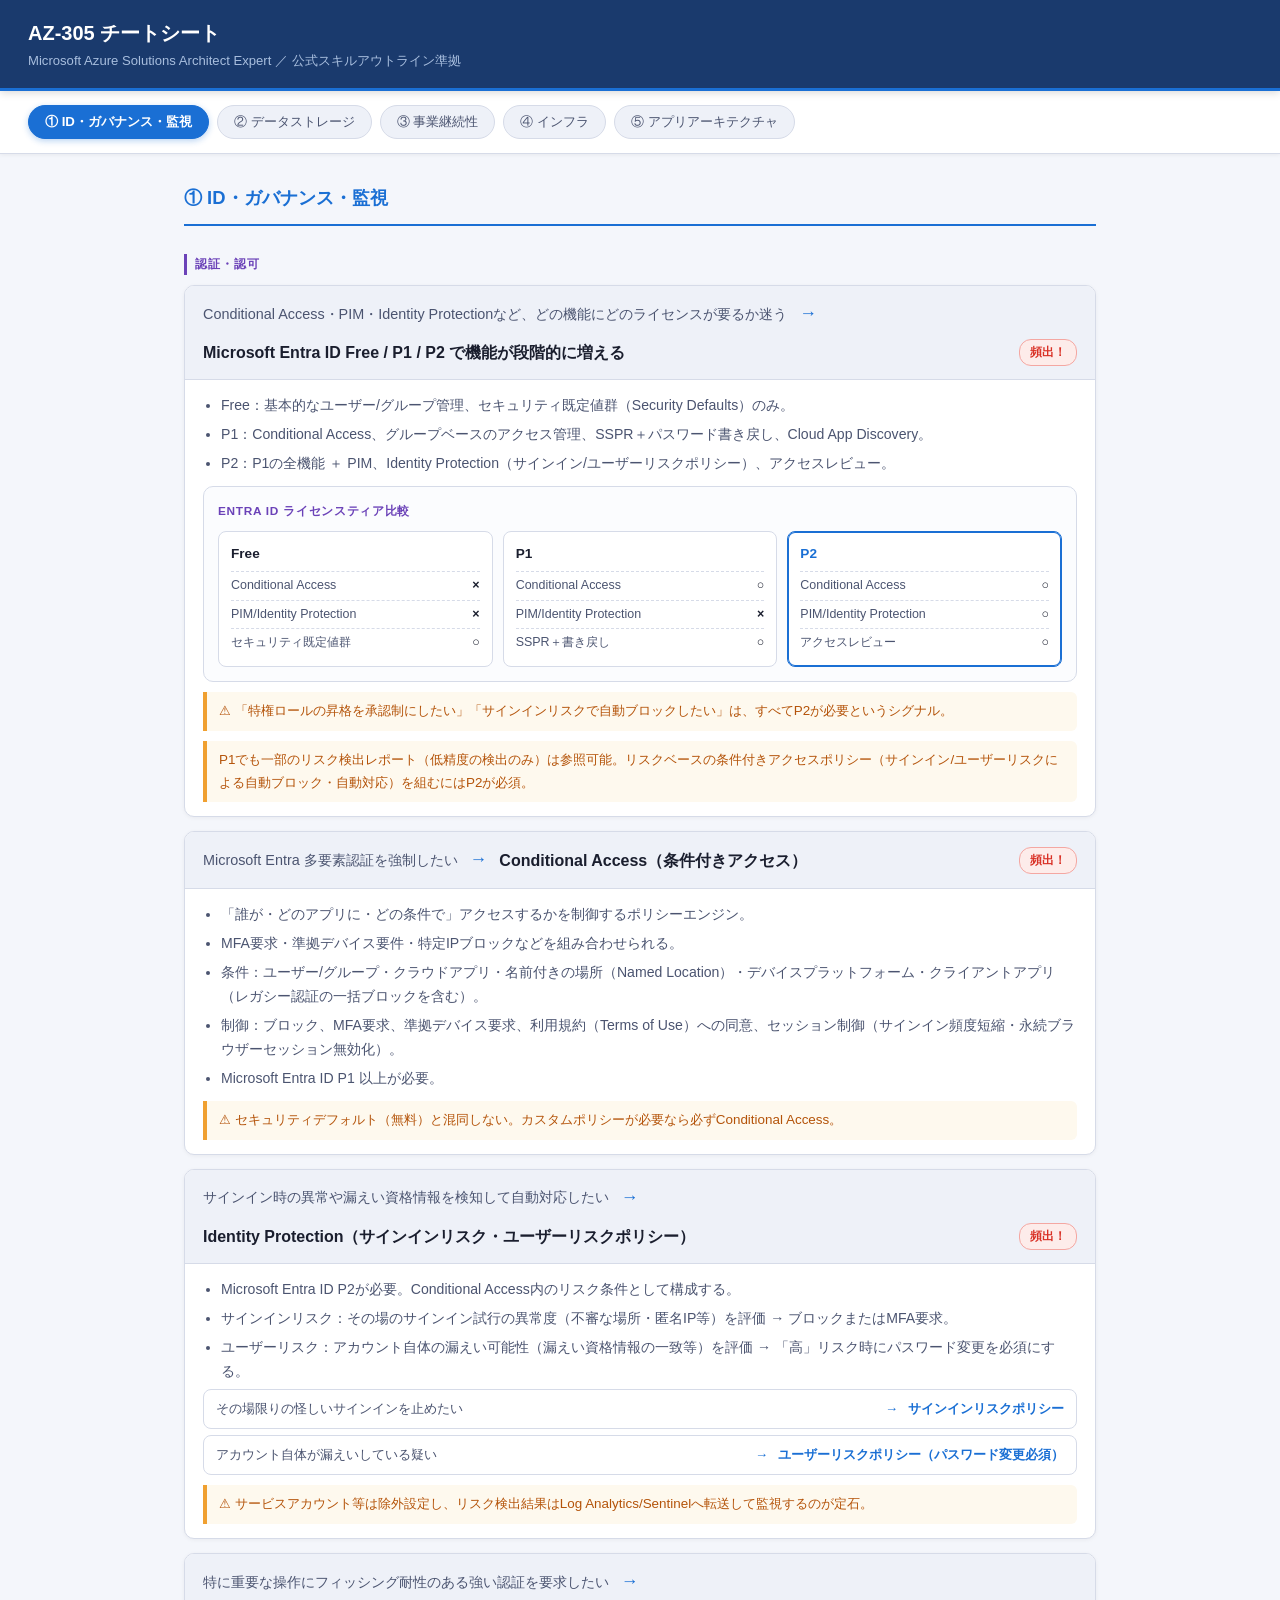
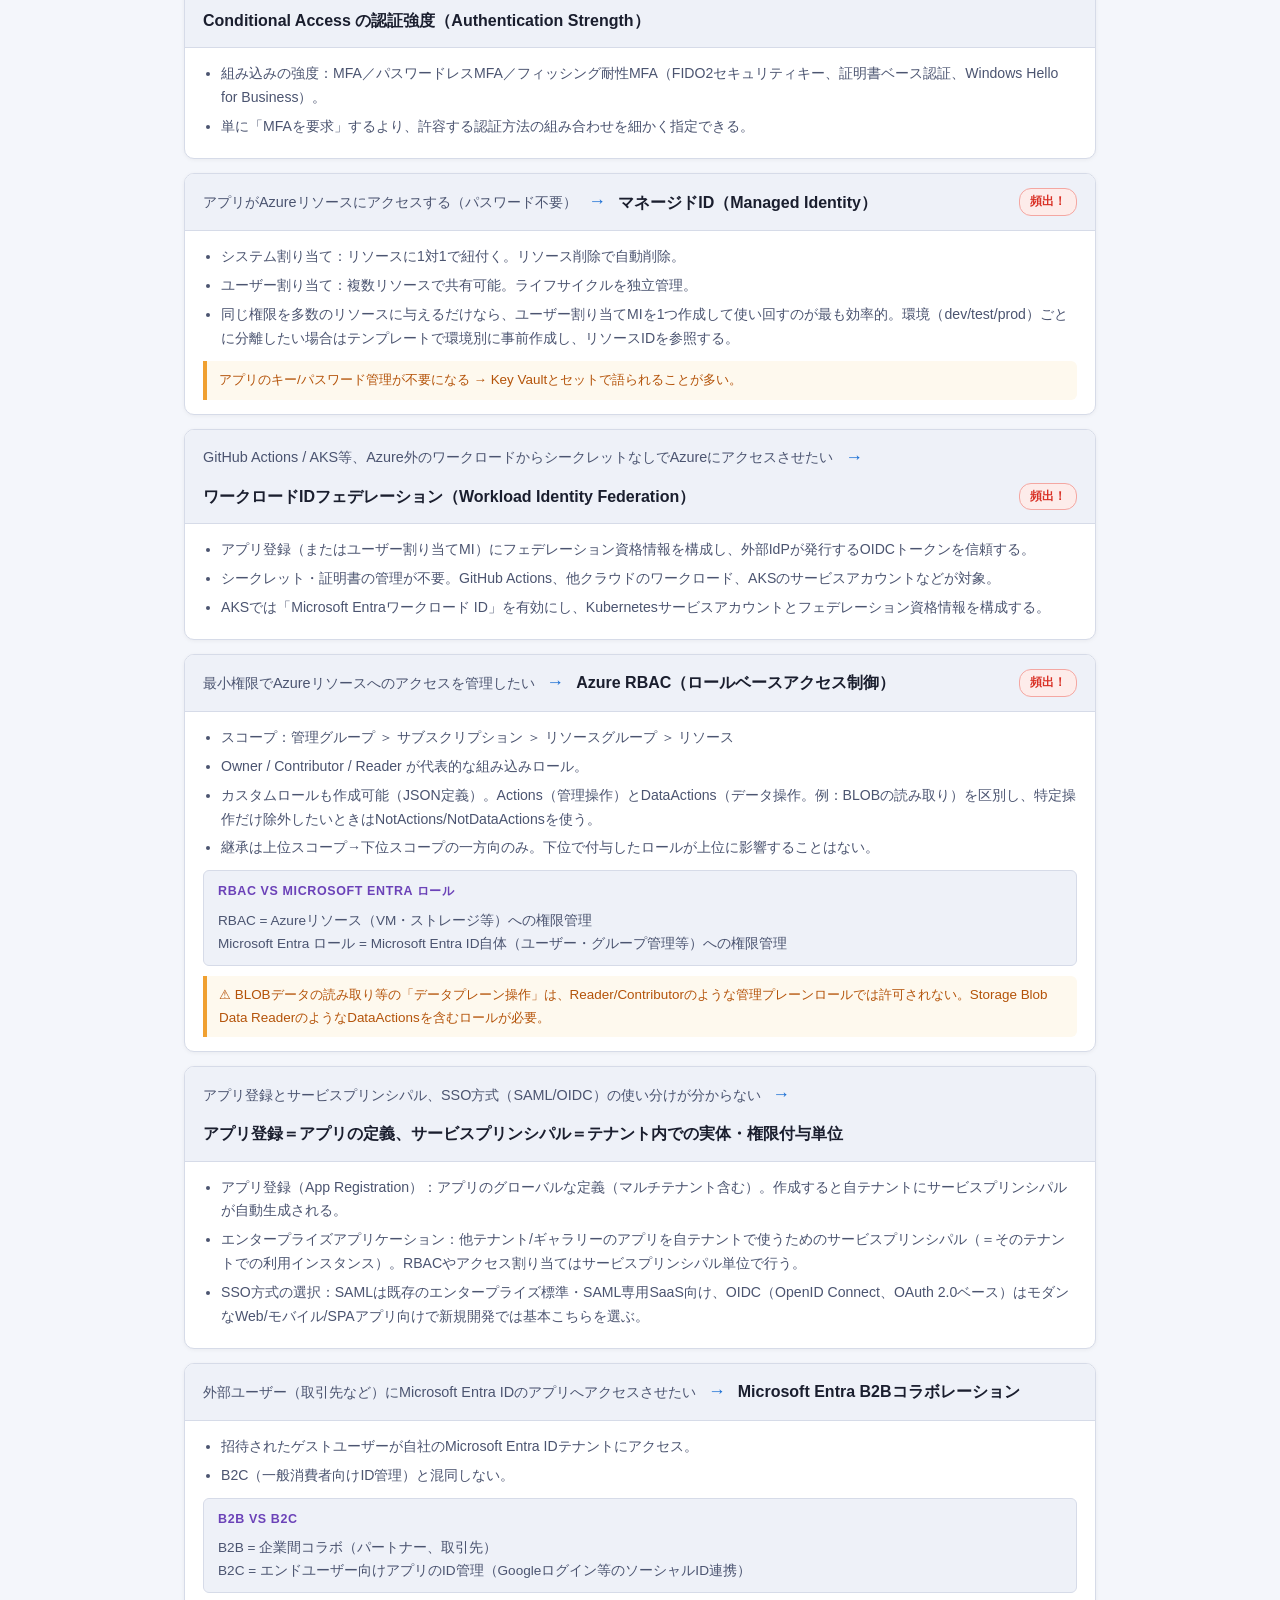
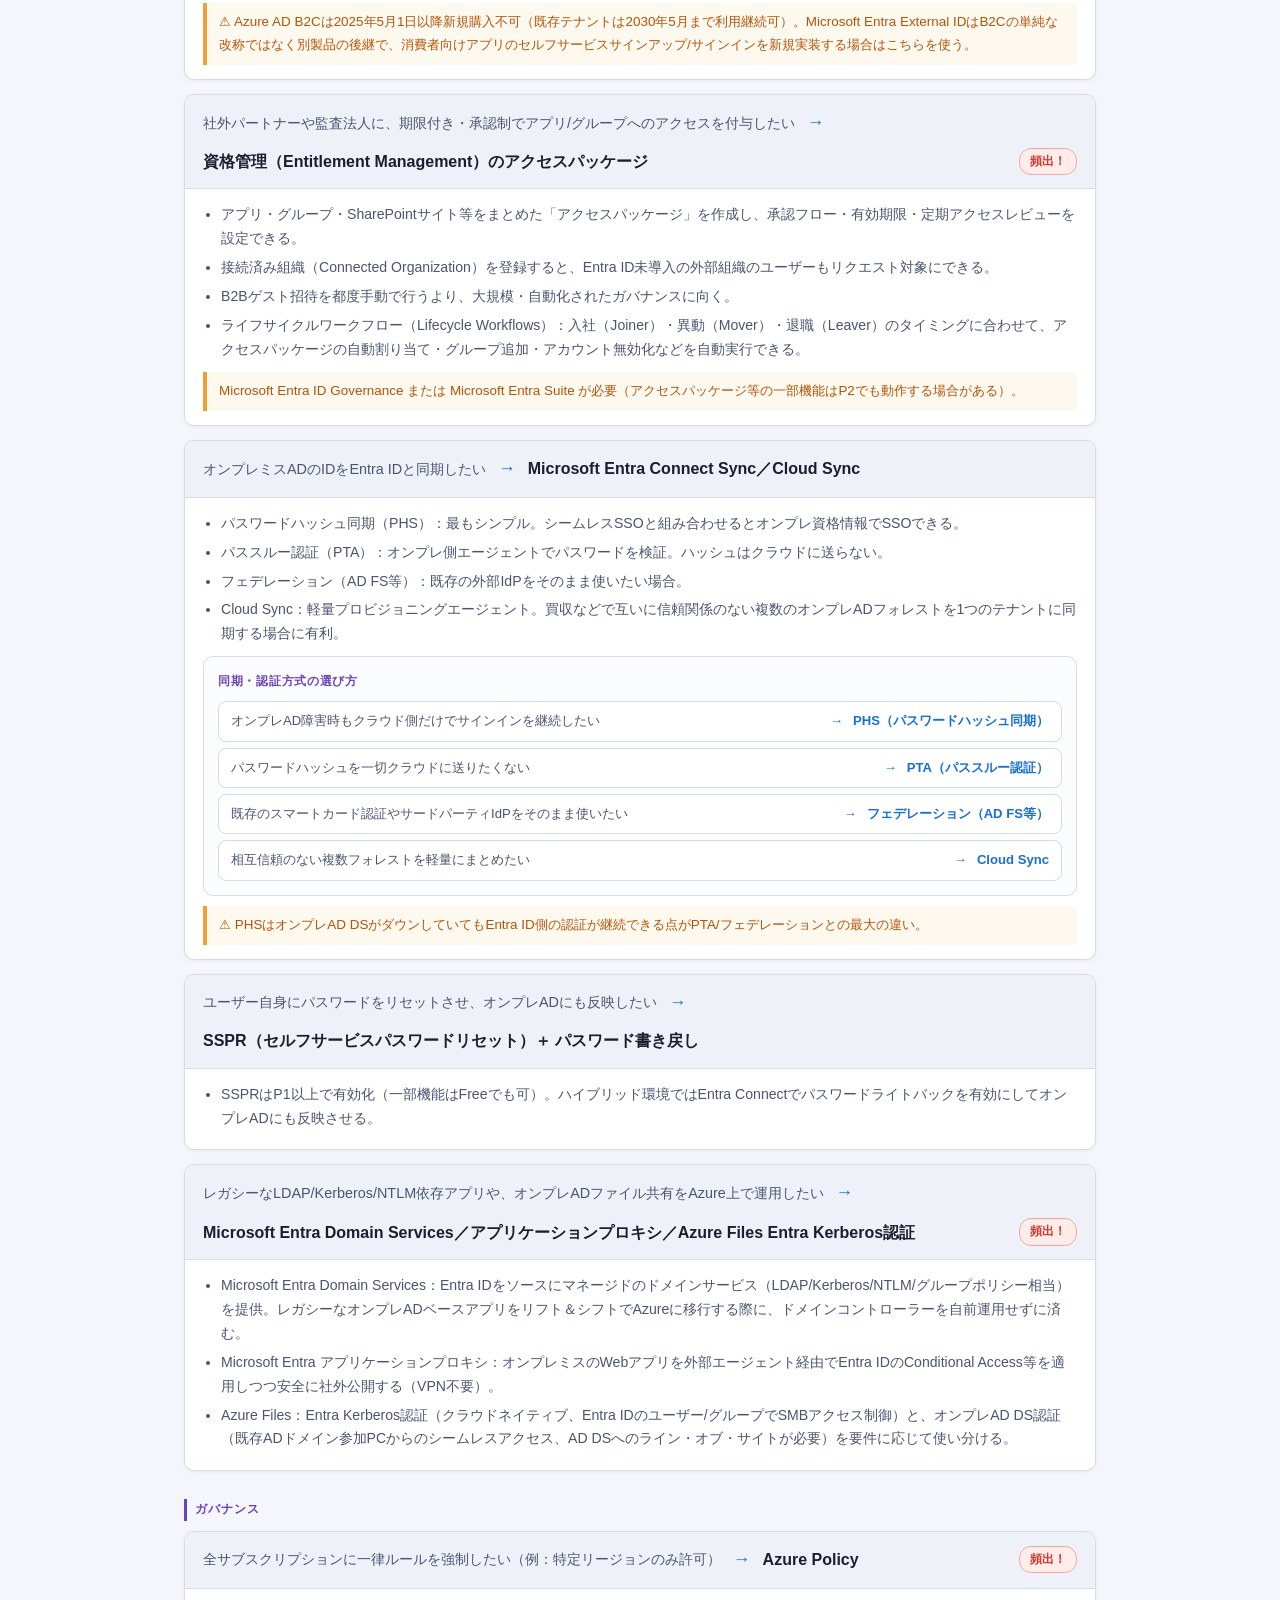
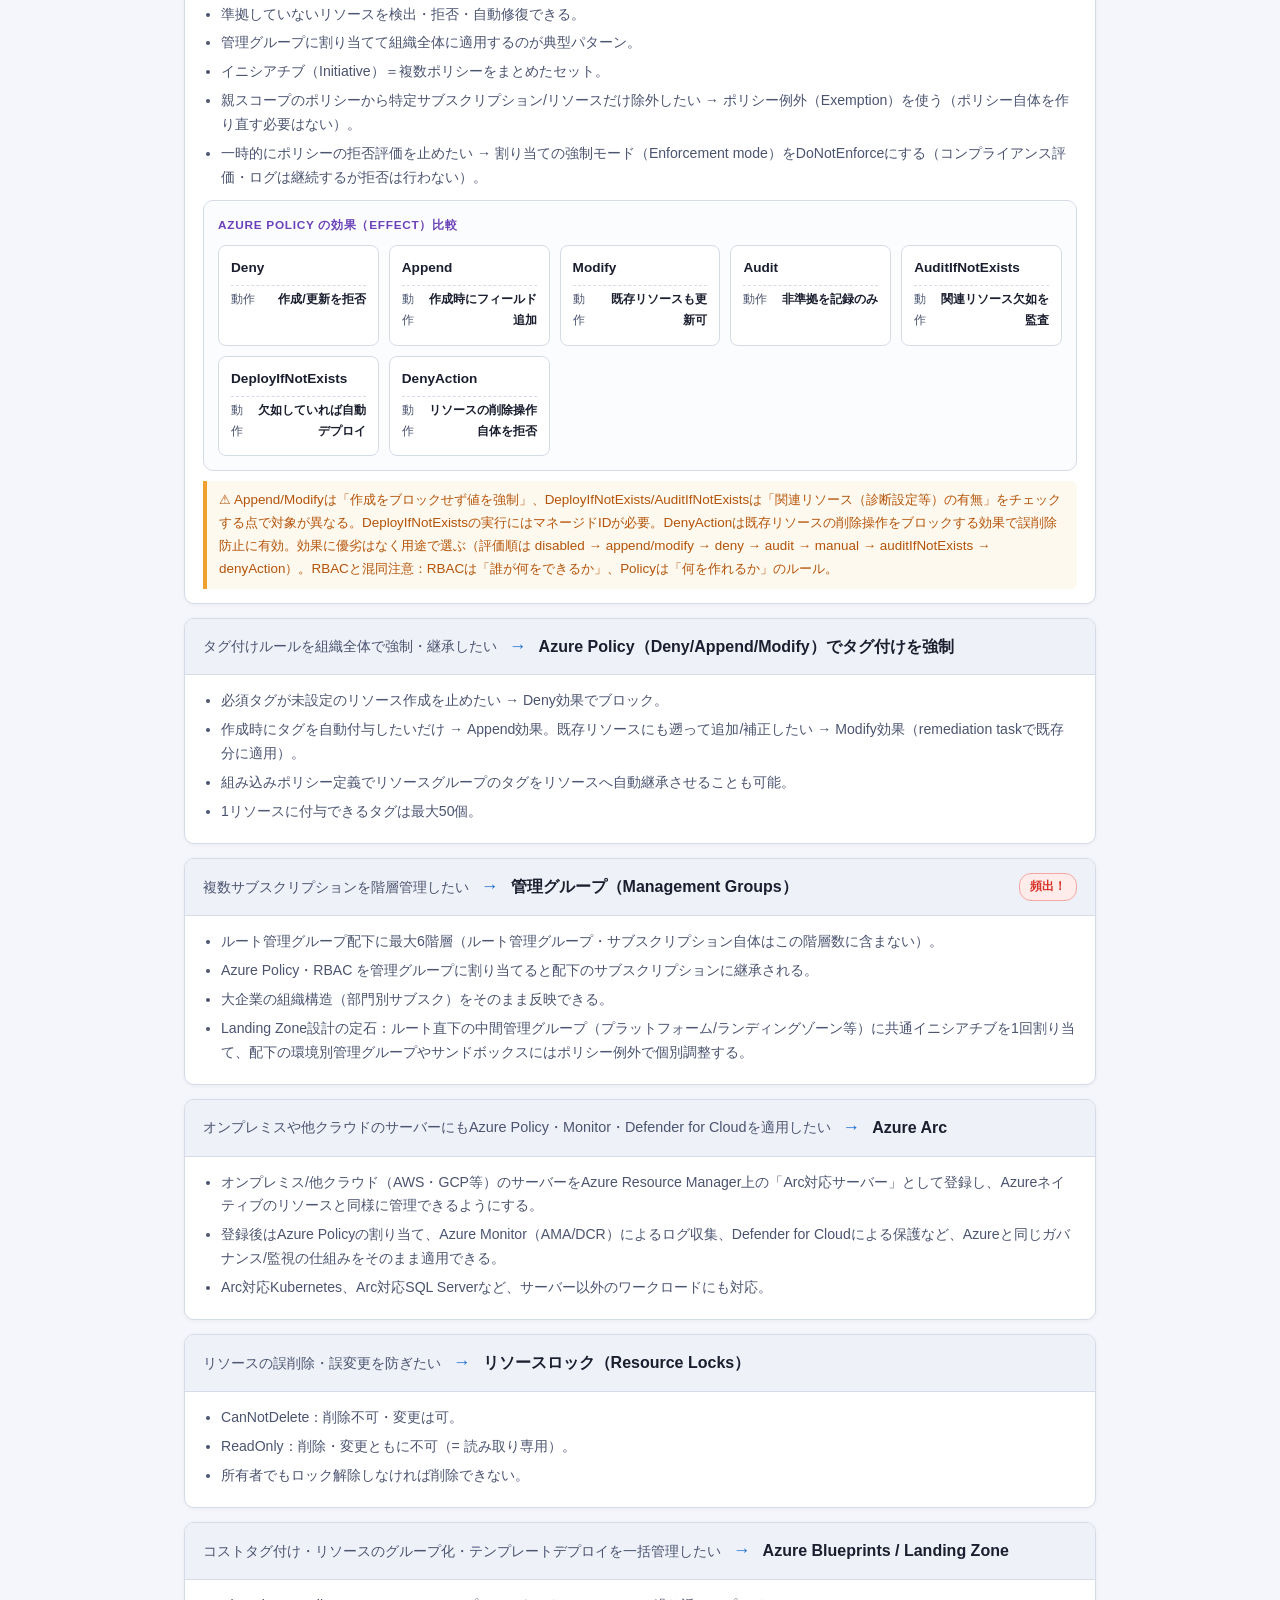
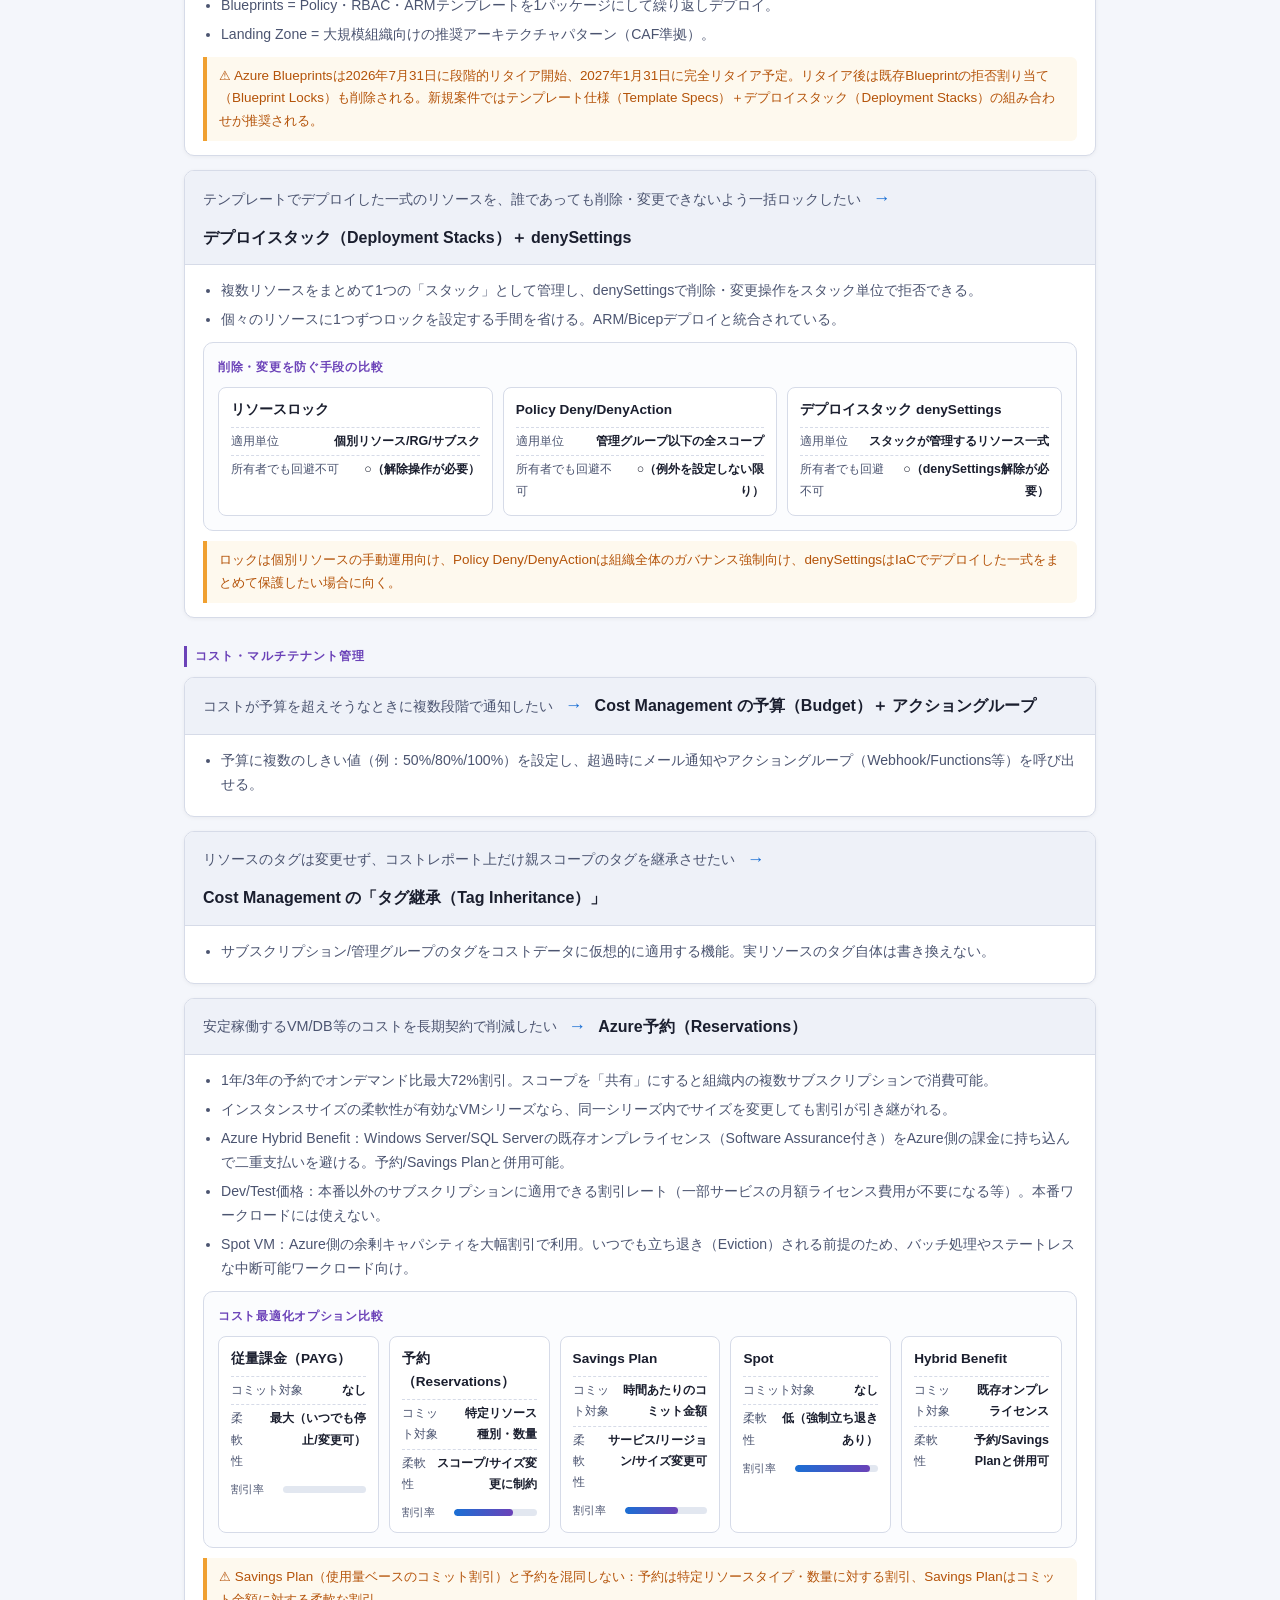
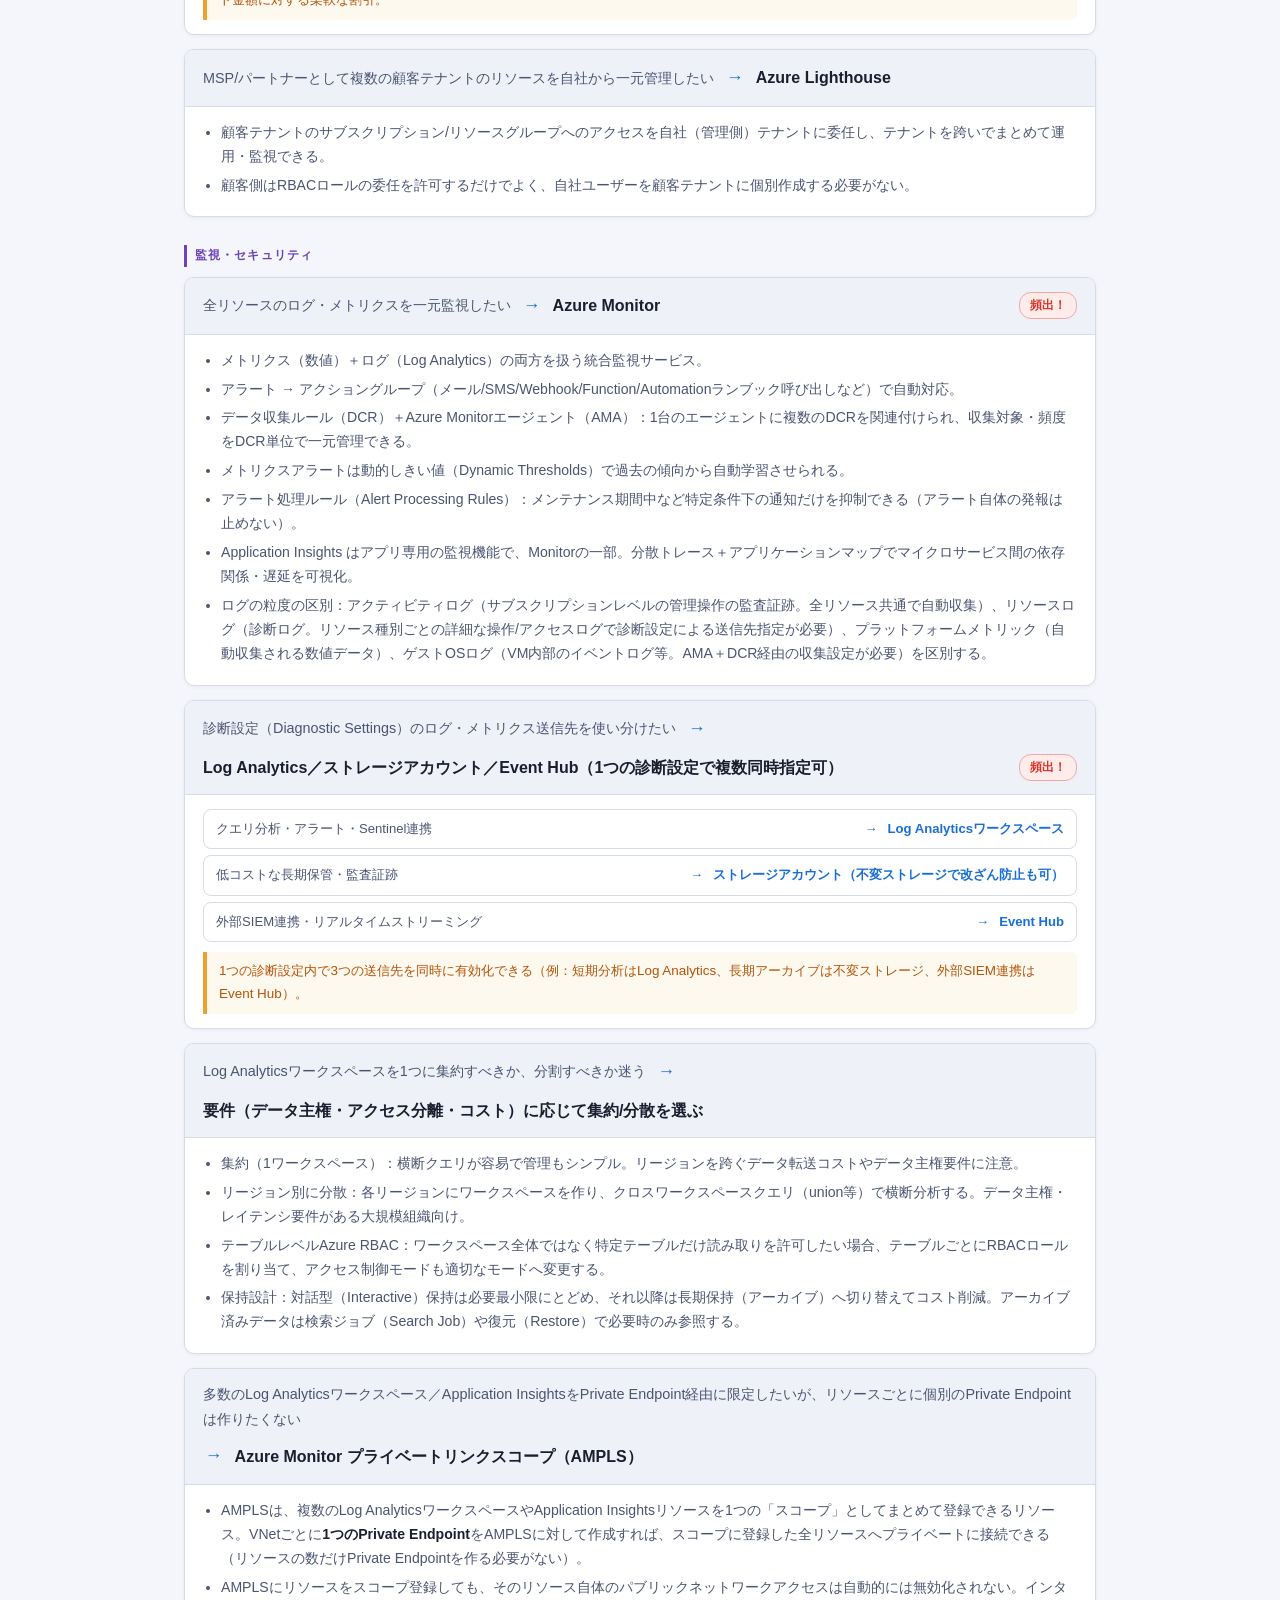
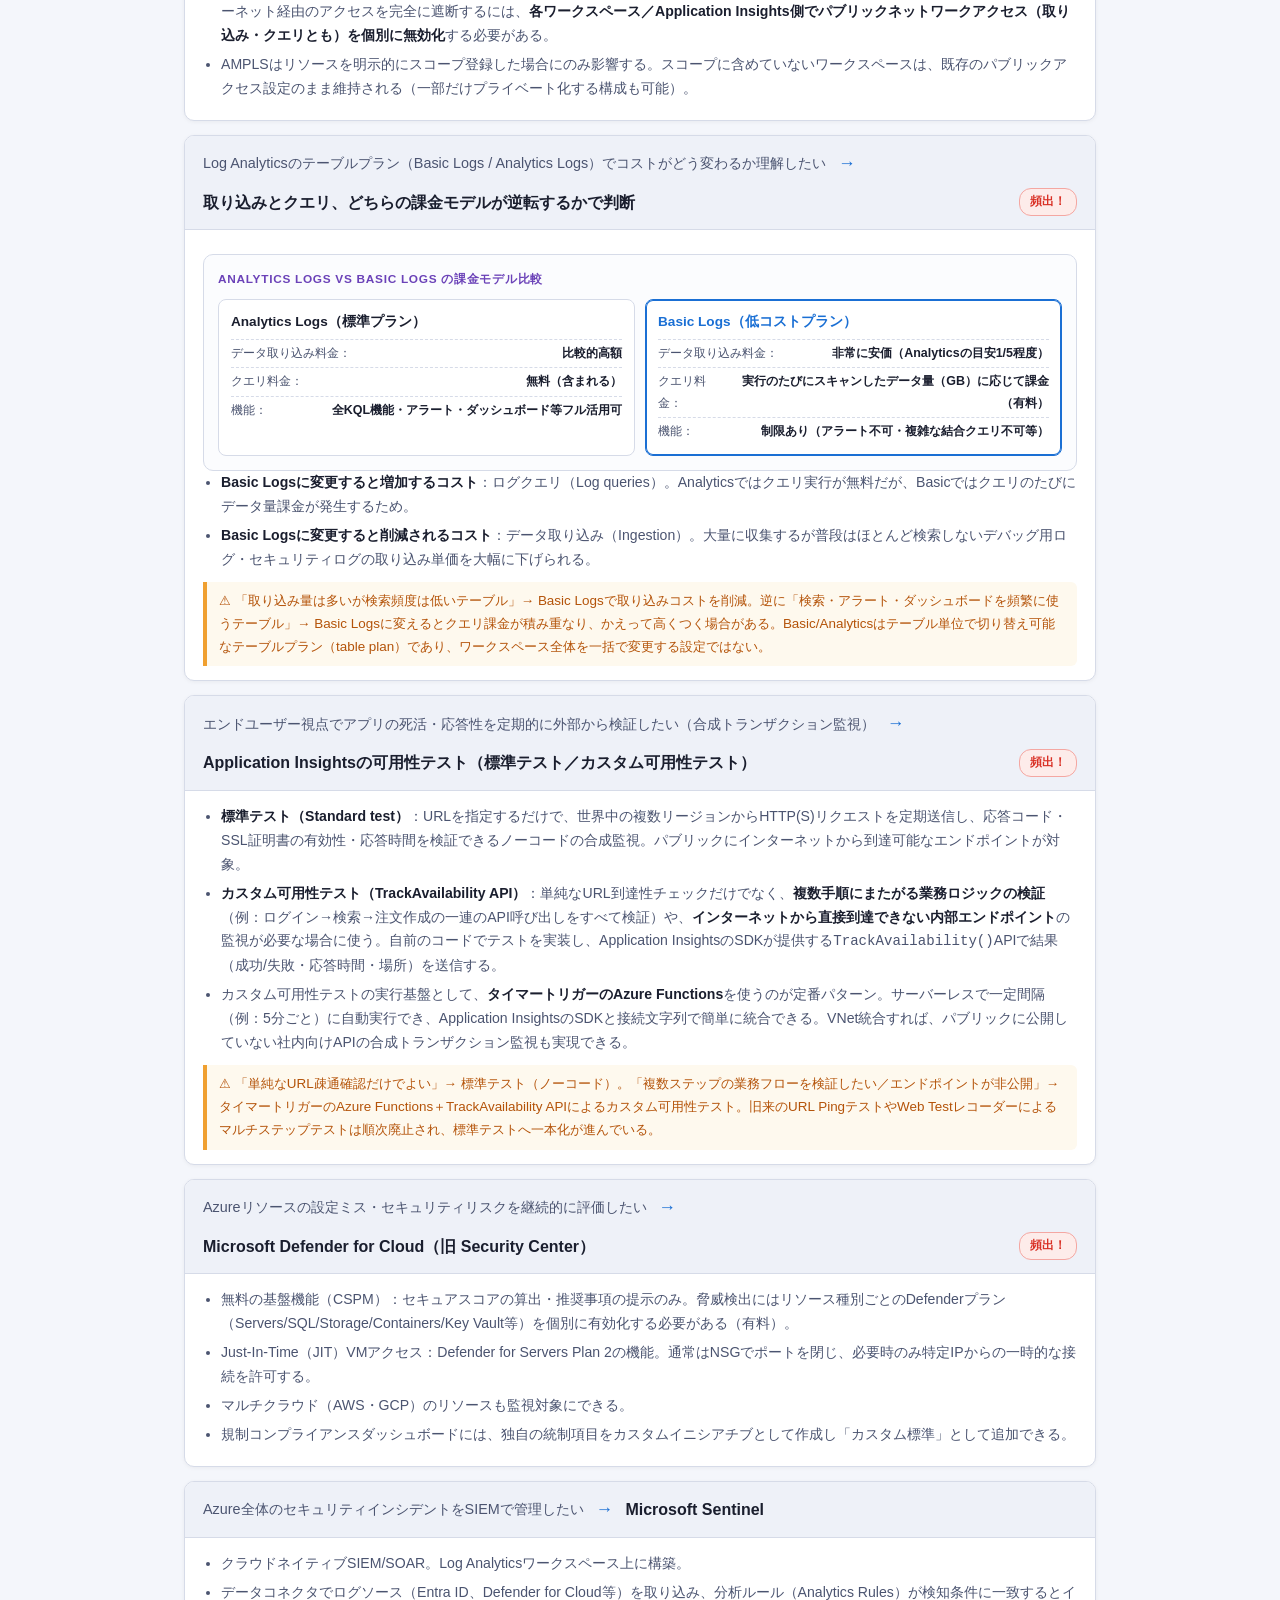
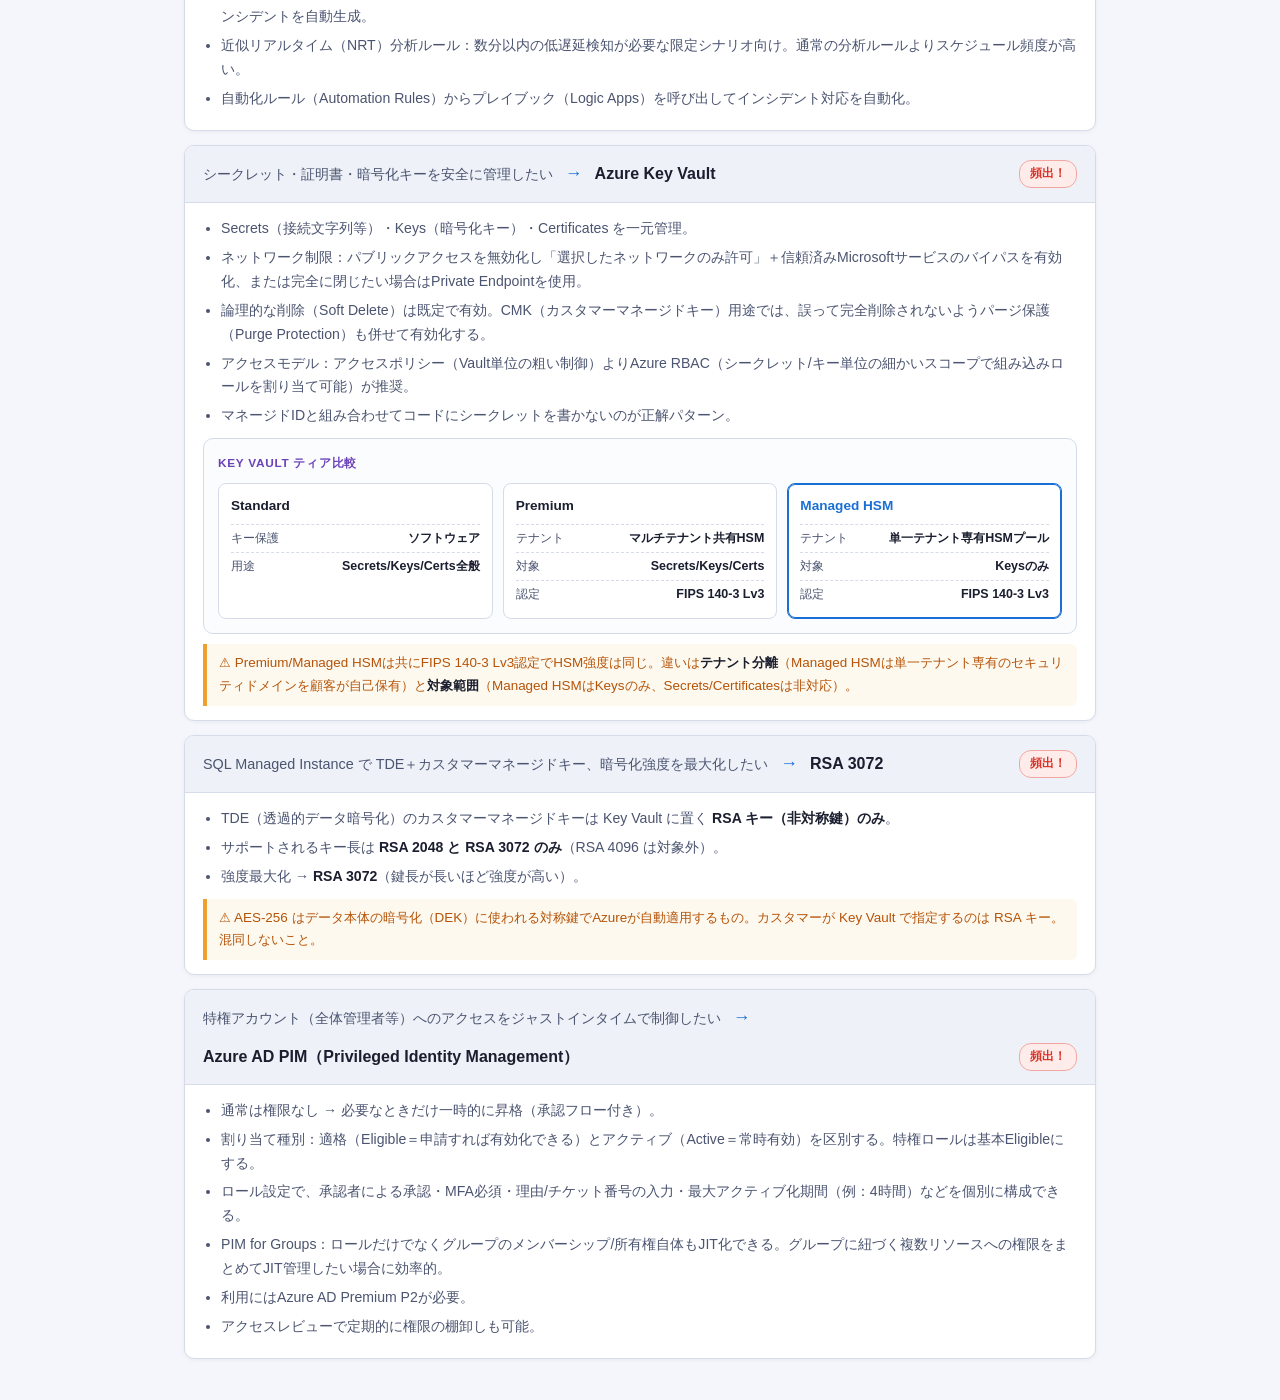
<file: index.html>
<!DOCTYPE html>
<html lang="ja">
<head>
  <meta charset="UTF-8">
  <meta name="viewport" content="width=device-width, initial-scale=1.0">
  <title>AZ-305 チートシート</title>
  <style>
    :root {
      --bg: #f4f6fb;
      --surface: #ffffff;
      --surface2: #eef1f8;
      --border: #d6dbe8;
      --accent: #1a6fd4;
      --accent2: #6b42b8;
      --hot: #d93025;
      --yellow: #b45309;
      --yellow-bg: #fef9ee;
      --text: #1a1e2e;
      --muted: #4b5470;
      --radius: 10px;
    }
    * { box-sizing: border-box; margin: 0; padding: 0; }
    body { background: var(--bg); color: var(--text); font-family: 'Segoe UI', 'Helvetica Neue', sans-serif; font-size: 15px; line-height: 1.7; }

    header { background: #1a3a6d; border-bottom: 3px solid #1a6fd4; padding: 16px 28px; display: flex; align-items: center; gap: 14px; position: sticky; top: 0; z-index: 100; box-shadow: 0 2px 8px rgba(0,0,0,.15); }
    header h1 { font-size: 1.25rem; font-weight: 700; color: #ffffff; }
    header p { font-size: 0.82rem; color: #a8bede; }

    .tab-bar { display: flex; flex-wrap: wrap; gap: 8px; padding: 14px 28px; background: var(--surface); border-bottom: 1px solid var(--border); position: sticky; top: 60px; z-index: 99; box-shadow: 0 1px 4px rgba(0,0,0,.06); }
    .tab-btn { padding: 7px 16px; border-radius: 20px; border: 1.5px solid var(--border); background: var(--surface2); color: var(--muted); font-size: 0.83rem; cursor: pointer; transition: all .18s; font-weight: 500; }
    .tab-btn:hover { border-color: var(--accent); color: var(--accent); background: #e8f0fc; }
    .tab-btn.active { background: var(--accent); border-color: var(--accent); color: #fff; font-weight: 700; box-shadow: 0 2px 6px rgba(26,111,212,.3); }

    .content { max-width: 960px; margin: 0 auto; padding: 28px 24px; }
    .section { display: none; }
    .section.active { display: block; }

    .section-title { font-size: 1.15rem; font-weight: 700; color: var(--accent); margin-bottom: 22px; padding-bottom: 10px; border-bottom: 2px solid var(--accent); }

    .card { background: var(--surface); border: 1px solid var(--border); border-radius: var(--radius); margin-bottom: 14px; overflow: hidden; box-shadow: 0 1px 4px rgba(0,0,0,.05); transition: box-shadow .15s; }
    .card:hover { box-shadow: 0 3px 12px rgba(0,0,0,.09); }

    .card-header { padding: 13px 18px; background: var(--surface2); display: flex; align-items: center; gap: 10px; flex-wrap: wrap; border-bottom: 1px solid var(--border); }
    .card-header .keyword { font-size: 0.9rem; color: var(--muted); font-weight: 500; }
    .card-header .arrow { color: var(--accent); font-weight: 800; font-size: 1.1rem; margin: 0 2px; }
    .card-header .answer { font-weight: 700; color: var(--text); font-size: 1rem; }
    .card-header .badge { margin-left: auto; font-size: 0.72rem; padding: 3px 10px; border-radius: 12px; font-weight: 700; white-space: nowrap; }
    .badge-hot { background: #fdecea; color: var(--hot); border: 1.5px solid #f4a7a2; }

    .card-body { padding: 14px 18px; font-size: 0.88rem; color: var(--muted); }
    .card-body ul, .card-body ol { padding-left: 18px; }
    .card-body li { margin-bottom: 5px; }
    .card-body strong { color: var(--text); }
    .card-body .tip { display: block; background: var(--yellow-bg); color: var(--yellow); border-left: 4px solid #f0a030; padding: 8px 12px; margin-top: 10px; border-radius: 0 6px 6px 0; font-size: 0.84rem; }
    .card-body .compare { background: var(--surface2); border: 1px solid var(--border); border-radius: 6px; padding: 10px 14px; margin-top: 10px; font-size: 0.85rem; }
    .card-body .compare-title { font-size: 0.78rem; color: var(--accent2); font-weight: 700; margin-bottom: 6px; text-transform: uppercase; letter-spacing: .05em; }

    .group-title { font-size: 0.78rem; font-weight: 700; color: var(--accent2); text-transform: uppercase; letter-spacing: .09em; margin: 28px 0 10px; padding-left: 4px; border-left: 3px solid var(--accent2); padding-left: 8px; }

    table { width: 100%; border-collapse: collapse; font-size: 0.85rem; margin-top: 10px; }
    th { background: #e8f0fc; color: var(--accent); padding: 9px 13px; text-align: left; font-weight: 700; border-bottom: 2px solid var(--border); }
    td { padding: 9px 13px; border-bottom: 1px solid var(--border); color: var(--muted); }
    tr:last-child td { border-bottom: none; }
    tr:hover td { background: #f8faff; }
    td:first-child { color: var(--text); font-weight: 600; }

    @media (max-width: 600px) {
      .tab-bar { padding: 10px 14px; top: 56px; }
      .content { padding: 16px 14px; }
      .card-header .badge { margin-left: 0; }
    }

    /* ===== 視覚比較コンポーネント（SKU・冗長性ティアなど） ===== */
    .viz-wrap {
      margin-top: 10px;
      padding: 14px;
      background: #fbfcfe;
      border: 1px solid var(--border);
      border-radius: 10px;
    }
    .viz-title {
      font-size: 0.74rem;
      font-weight: 700;
      color: var(--accent2);
      text-transform: uppercase;
      letter-spacing: .06em;
      margin-bottom: 10px;
    }
    .tier-grid {
      display: grid;
      grid-template-columns: repeat(auto-fit, minmax(150px, 1fr));
      gap: 10px;
    }
    .tier-card {
      background: var(--surface);
      border: 1.5px solid var(--border);
      border-radius: 8px;
      padding: 10px 12px;
      font-size: 0.78rem;
    }
    .tier-card.best { border-color: var(--accent); box-shadow: 0 0 0 1px var(--accent) inset; }
    .tier-name { font-weight: 700; color: var(--text); font-size: 0.85rem; margin-bottom: 6px; }
    .tier-card.best .tier-name { color: var(--accent); }
    .tier-spec { display: flex; justify-content: space-between; gap: 6px; padding: 3px 0; color: var(--muted); border-top: 1px dashed var(--border); }
    .tier-spec:first-of-type { border-top: none; }
    .tier-spec b { color: var(--text); font-weight: 600; text-align: right; }

    /* 冗長性・保護範囲を示す視覚バー（塗り区画=保護される範囲） */
    .cov-bar { display: flex; gap: 2px; margin-top: 6px; height: 9px; }
    .cov-seg { flex: 1; border-radius: 2px; background: #e2e7f0; }
    .cov-seg.on { background: var(--accent); }
    .cov-seg.on.warn { background: var(--yellow); }
    .cov-label { font-size: 0.68rem; color: var(--muted); margin-top: 3px; }

    /* 強度メーター（コスト・パフォーマンス等の相対比較） */
    .meter-row { display: flex; align-items: center; gap: 8px; margin-top: 5px; }
    .meter-label { font-size: 0.7rem; color: var(--muted); width: 44px; flex-shrink: 0; }
    .meter-track { flex: 1; height: 7px; background: #e2e7f0; border-radius: 4px; overflow: hidden; }
    .meter-fill { height: 100%; background: linear-gradient(90deg, var(--accent), var(--accent2)); border-radius: 4px; }

    /* 判断フロー（if/then ラダー） */
    .decision-ladder { display: flex; flex-direction: column; gap: 6px; }
    .decision-step { display: flex; align-items: center; gap: 10px; font-size: 0.82rem; padding: 8px 12px; border-radius: 8px; background: var(--surface); border: 1px solid var(--border); }
    .decision-step .cond { color: var(--muted); flex: 1; }
    .decision-step .arrow { color: var(--accent); font-weight: 700; }
    .decision-step .result { font-weight: 700; color: var(--accent); white-space: nowrap; }

    @media (max-width: 600px) {
      .tier-grid { grid-template-columns: 1fr 1fr; }
    }
  </style>
</head>
<body>

<header>
  <div>
    <h1>AZ-305 チートシート</h1>
    <p>Microsoft Azure Solutions Architect Expert ／ 公式スキルアウトライン準拠</p>
  </div>
</header>

<div class="tab-bar">
  <button class="tab-btn active" onclick="showTab('id')">① ID・ガバナンス・監視</button>
  <button class="tab-btn" onclick="showTab('storage')">② データストレージ</button>
  <button class="tab-btn" onclick="showTab('bc')">③ 事業継続性</button>
  <button class="tab-btn" onclick="showTab('infra')">④ インフラ</button>
  <button class="tab-btn" onclick="showTab('app')">⑤ アプリアーキテクチャ</button>
</div>

<div class="content">

<!-- ============================================================ -->
<!-- ① ID・ガバナンス・監視 -->
<!-- ============================================================ -->
<div id="tab-id" class="section active">
  <div class="section-title">① ID・ガバナンス・監視</div>

  <div class="group-title">認証・認可</div>

  <div class="card">
    <div class="card-header">
      <span class="keyword">Conditional Access・PIM・Identity Protectionなど、どの機能にどのライセンスが要るか迷う</span>
      <span class="arrow">→</span>
      <span class="answer">Microsoft Entra ID Free / P1 / P2 で機能が段階的に増える</span>
      <span class="badge badge-hot">頻出！</span>
    </div>
    <div class="card-body">
      <ul>
        <li>Free：基本的なユーザー/グループ管理、セキュリティ既定値群（Security Defaults）のみ。</li>
        <li>P1：Conditional Access、グループベースのアクセス管理、SSPR＋パスワード書き戻し、Cloud App Discovery。</li>
        <li>P2：P1の全機能 ＋ PIM、Identity Protection（サインイン/ユーザーリスクポリシー）、アクセスレビュー。</li>
      </ul>
      <div class="viz-wrap">
        <div class="viz-title">Entra ID ライセンスティア比較</div>
        <div class="tier-grid">
          <div class="tier-card">
            <div class="tier-name">Free</div>
            <div class="tier-spec">Conditional Access<b>×</b></div>
            <div class="tier-spec">PIM/Identity Protection<b>×</b></div>
            <div class="tier-spec">セキュリティ既定値群<b>○</b></div>
          </div>
          <div class="tier-card">
            <div class="tier-name">P1</div>
            <div class="tier-spec">Conditional Access<b>○</b></div>
            <div class="tier-spec">PIM/Identity Protection<b>×</b></div>
            <div class="tier-spec">SSPR＋書き戻し<b>○</b></div>
          </div>
          <div class="tier-card best">
            <div class="tier-name">P2</div>
            <div class="tier-spec">Conditional Access<b>○</b></div>
            <div class="tier-spec">PIM/Identity Protection<b>○</b></div>
            <div class="tier-spec">アクセスレビュー<b>○</b></div>
          </div>
        </div>
      </div>
      <div class="tip">⚠ 「特権ロールの昇格を承認制にしたい」「サインインリスクで自動ブロックしたい」は、すべてP2が必要というシグナル。</div>
      <div class="tip">P1でも一部のリスク検出レポート（低精度の検出のみ）は参照可能。リスクベースの条件付きアクセスポリシー（サインイン/ユーザーリスクによる自動ブロック・自動対応）を組むにはP2が必須。</div>
    </div>
  </div>

  <div class="card">
    <div class="card-header">
      <span class="keyword">Microsoft Entra 多要素認証を強制したい</span>
      <span class="arrow">→</span>
      <span class="answer">Conditional Access（条件付きアクセス）</span>
      <span class="badge badge-hot">頻出！</span>
    </div>
    <div class="card-body">
      <ul>
        <li>「誰が・どのアプリに・どの条件で」アクセスするかを制御するポリシーエンジン。</li>
        <li>MFA要求・準拠デバイス要件・特定IPブロックなどを組み合わせられる。</li>
        <li>条件：ユーザー/グループ・クラウドアプリ・名前付きの場所（Named Location）・デバイスプラットフォーム・クライアントアプリ（レガシー認証の一括ブロックを含む）。</li>
        <li>制御：ブロック、MFA要求、準拠デバイス要求、利用規約（Terms of Use）への同意、セッション制御（サインイン頻度短縮・永続ブラウザーセッション無効化）。</li>
        <li>Microsoft Entra ID P1 以上が必要。</li>
      </ul>
      <div class="tip">⚠ セキュリティデフォルト（無料）と混同しない。カスタムポリシーが必要なら必ずConditional Access。</div>
    </div>
  </div>

  <div class="card">
    <div class="card-header">
      <span class="keyword">サインイン時の異常や漏えい資格情報を検知して自動対応したい</span>
      <span class="arrow">→</span>
      <span class="answer">Identity Protection（サインインリスク・ユーザーリスクポリシー）</span>
      <span class="badge badge-hot">頻出！</span>
    </div>
    <div class="card-body">
      <ul>
        <li>Microsoft Entra ID P2が必要。Conditional Access内のリスク条件として構成する。</li>
        <li>サインインリスク：その場のサインイン試行の異常度（不審な場所・匿名IP等）を評価 → ブロックまたはMFA要求。</li>
        <li>ユーザーリスク：アカウント自体の漏えい可能性（漏えい資格情報の一致等）を評価 → 「高」リスク時にパスワード変更を必須にする。</li>
      </ul>
      <div class="decision-ladder">
        <div class="decision-step">
          <span class="cond">その場限りの怪しいサインインを止めたい</span>
          <span class="arrow">→</span>
          <span class="result">サインインリスクポリシー</span>
        </div>
        <div class="decision-step">
          <span class="cond">アカウント自体が漏えいしている疑い</span>
          <span class="arrow">→</span>
          <span class="result">ユーザーリスクポリシー（パスワード変更必須）</span>
        </div>
      </div>
      <div class="tip">⚠ サービスアカウント等は除外設定し、リスク検出結果はLog Analytics/Sentinelへ転送して監視するのが定石。</div>
    </div>
  </div>

  <div class="card">
    <div class="card-header">
      <span class="keyword">特に重要な操作にフィッシング耐性のある強い認証を要求したい</span>
      <span class="arrow">→</span>
      <span class="answer">Conditional Access の認証強度（Authentication Strength）</span>
    </div>
    <div class="card-body">
      <ul>
        <li>組み込みの強度：MFA／パスワードレスMFA／フィッシング耐性MFA（FIDO2セキュリティキー、証明書ベース認証、Windows Hello for Business）。</li>
        <li>単に「MFAを要求」するより、許容する認証方法の組み合わせを細かく指定できる。</li>
      </ul>
    </div>
  </div>

  <div class="card">
    <div class="card-header">
      <span class="keyword">アプリがAzureリソースにアクセスする（パスワード不要）</span>
      <span class="arrow">→</span>
      <span class="answer">マネージドID（Managed Identity）</span>
      <span class="badge badge-hot">頻出！</span>
    </div>
    <div class="card-body">
      <ul>
        <li>システム割り当て：リソースに1対1で紐付く。リソース削除で自動削除。</li>
        <li>ユーザー割り当て：複数リソースで共有可能。ライフサイクルを独立管理。</li>
        <li>同じ権限を多数のリソースに与えるだけなら、ユーザー割り当てMIを1つ作成して使い回すのが最も効率的。環境（dev/test/prod）ごとに分離したい場合はテンプレートで環境別に事前作成し、リソースIDを参照する。</li>
      </ul>
      <div class="tip">アプリのキー/パスワード管理が不要になる → Key Vaultとセットで語られることが多い。</div>
    </div>
  </div>

  <div class="card">
    <div class="card-header">
      <span class="keyword">GitHub Actions / AKS等、Azure外のワークロードからシークレットなしでAzureにアクセスさせたい</span>
      <span class="arrow">→</span>
      <span class="answer">ワークロードIDフェデレーション（Workload Identity Federation）</span>
      <span class="badge badge-hot">頻出！</span>
    </div>
    <div class="card-body">
      <ul>
        <li>アプリ登録（またはユーザー割り当てMI）にフェデレーション資格情報を構成し、外部IdPが発行するOIDCトークンを信頼する。</li>
        <li>シークレット・証明書の管理が不要。GitHub Actions、他クラウドのワークロード、AKSのサービスアカウントなどが対象。</li>
        <li>AKSでは「Microsoft Entraワークロード ID」を有効にし、Kubernetesサービスアカウントとフェデレーション資格情報を構成する。</li>
      </ul>
    </div>
  </div>

  <div class="card">
    <div class="card-header">
      <span class="keyword">最小権限でAzureリソースへのアクセスを管理したい</span>
      <span class="arrow">→</span>
      <span class="answer">Azure RBAC（ロールベースアクセス制御）</span>
      <span class="badge badge-hot">頻出！</span>
    </div>
    <div class="card-body">
      <ul>
        <li>スコープ：管理グループ ＞ サブスクリプション ＞ リソースグループ ＞ リソース</li>
        <li>Owner / Contributor / Reader が代表的な組み込みロール。</li>
        <li>カスタムロールも作成可能（JSON定義）。Actions（管理操作）とDataActions（データ操作。例：BLOBの読み取り）を区別し、特定操作だけ除外したいときはNotActions/NotDataActionsを使う。</li>
        <li>継承は上位スコープ→下位スコープの一方向のみ。下位で付与したロールが上位に影響することはない。</li>
      </ul>
      <div class="compare">
        <div class="compare-title">RBAC vs Microsoft Entra ロール</div>
        RBAC = Azureリソース（VM・ストレージ等）への権限管理<br>
        Microsoft Entra ロール = Microsoft Entra ID自体（ユーザー・グループ管理等）への権限管理
      </div>
      <div class="tip">⚠ BLOBデータの読み取り等の「データプレーン操作」は、Reader/Contributorのような管理プレーンロールでは許可されない。Storage Blob Data ReaderのようなDataActionsを含むロールが必要。</div>
    </div>
  </div>

  <div class="card">
    <div class="card-header">
      <span class="keyword">アプリ登録とサービスプリンシパル、SSO方式（SAML/OIDC）の使い分けが分からない</span>
      <span class="arrow">→</span>
      <span class="answer">アプリ登録＝アプリの定義、サービスプリンシパル＝テナント内での実体・権限付与単位</span>
    </div>
    <div class="card-body">
      <ul>
        <li>アプリ登録（App Registration）：アプリのグローバルな定義（マルチテナント含む）。作成すると自テナントにサービスプリンシパルが自動生成される。</li>
        <li>エンタープライズアプリケーション：他テナント/ギャラリーのアプリを自テナントで使うためのサービスプリンシパル（＝そのテナントでの利用インスタンス）。RBACやアクセス割り当てはサービスプリンシパル単位で行う。</li>
        <li>SSO方式の選択：SAMLは既存のエンタープライズ標準・SAML専用SaaS向け、OIDC（OpenID Connect、OAuth 2.0ベース）はモダンなWeb/モバイル/SPAアプリ向けで新規開発では基本こちらを選ぶ。</li>
      </ul>
    </div>
  </div>

  <div class="card">
    <div class="card-header">
      <span class="keyword">外部ユーザー（取引先など）にMicrosoft Entra IDのアプリへアクセスさせたい</span>
      <span class="arrow">→</span>
      <span class="answer">Microsoft Entra B2Bコラボレーション</span>
    </div>
    <div class="card-body">
      <ul>
        <li>招待されたゲストユーザーが自社のMicrosoft Entra IDテナントにアクセス。</li>
        <li>B2C（一般消費者向けID管理）と混同しない。</li>
      </ul>
      <div class="compare">
        <div class="compare-title">B2B vs B2C</div>
        B2B = 企業間コラボ（パートナー、取引先）<br>
        B2C = エンドユーザー向けアプリのID管理（Googleログイン等のソーシャルID連携）
      </div>
      <div class="tip">⚠ Azure AD B2Cは2025年5月1日以降新規購入不可（既存テナントは2030年5月まで利用継続可）。Microsoft Entra External IDはB2Cの単純な改称ではなく別製品の後継で、消費者向けアプリのセルフサービスサインアップ/サインインを新規実装する場合はこちらを使う。</div>
    </div>
  </div>

  <div class="card">
    <div class="card-header">
      <span class="keyword">社外パートナーや監査法人に、期限付き・承認制でアプリ/グループへのアクセスを付与したい</span>
      <span class="arrow">→</span>
      <span class="answer">資格管理（Entitlement Management）のアクセスパッケージ</span>
      <span class="badge badge-hot">頻出！</span>
    </div>
    <div class="card-body">
      <ul>
        <li>アプリ・グループ・SharePointサイト等をまとめた「アクセスパッケージ」を作成し、承認フロー・有効期限・定期アクセスレビューを設定できる。</li>
        <li>接続済み組織（Connected Organization）を登録すると、Entra ID未導入の外部組織のユーザーもリクエスト対象にできる。</li>
        <li>B2Bゲスト招待を都度手動で行うより、大規模・自動化されたガバナンスに向く。</li>
        <li>ライフサイクルワークフロー（Lifecycle Workflows）：入社（Joiner）・異動（Mover）・退職（Leaver）のタイミングに合わせて、アクセスパッケージの自動割り当て・グループ追加・アカウント無効化などを自動実行できる。</li>
      </ul>
      <div class="tip">Microsoft Entra ID Governance または Microsoft Entra Suite が必要（アクセスパッケージ等の一部機能はP2でも動作する場合がある）。</div>
    </div>
  </div>

  <div class="card">
    <div class="card-header">
      <span class="keyword">オンプレミスADのIDをEntra IDと同期したい</span>
      <span class="arrow">→</span>
      <span class="answer">Microsoft Entra Connect Sync／Cloud Sync</span>
    </div>
    <div class="card-body">
      <ul>
        <li>パスワードハッシュ同期（PHS）：最もシンプル。シームレスSSOと組み合わせるとオンプレ資格情報でSSOできる。</li>
        <li>パススルー認証（PTA）：オンプレ側エージェントでパスワードを検証。ハッシュはクラウドに送らない。</li>
        <li>フェデレーション（AD FS等）：既存の外部IdPをそのまま使いたい場合。</li>
        <li>Cloud Sync：軽量プロビジョニングエージェント。買収などで互いに信頼関係のない複数のオンプレADフォレストを1つのテナントに同期する場合に有利。</li>
      </ul>
      <div class="viz-wrap">
        <div class="viz-title">同期・認証方式の選び方</div>
        <div class="decision-ladder">
          <div class="decision-step">
            <span class="cond">オンプレAD障害時もクラウド側だけでサインインを継続したい</span>
            <span class="arrow">→</span>
            <span class="result">PHS（パスワードハッシュ同期）</span>
          </div>
          <div class="decision-step">
            <span class="cond">パスワードハッシュを一切クラウドに送りたくない</span>
            <span class="arrow">→</span>
            <span class="result">PTA（パススルー認証）</span>
          </div>
          <div class="decision-step">
            <span class="cond">既存のスマートカード認証やサードパーティIdPをそのまま使いたい</span>
            <span class="arrow">→</span>
            <span class="result">フェデレーション（AD FS等）</span>
          </div>
          <div class="decision-step">
            <span class="cond">相互信頼のない複数フォレストを軽量にまとめたい</span>
            <span class="arrow">→</span>
            <span class="result">Cloud Sync</span>
          </div>
        </div>
      </div>
      <div class="tip">⚠ PHSはオンプレAD DSがダウンしていてもEntra ID側の認証が継続できる点がPTA/フェデレーションとの最大の違い。</div>
    </div>
  </div>

  <div class="card">
    <div class="card-header">
      <span class="keyword">ユーザー自身にパスワードをリセットさせ、オンプレADにも反映したい</span>
      <span class="arrow">→</span>
      <span class="answer">SSPR（セルフサービスパスワードリセット）＋ パスワード書き戻し</span>
    </div>
    <div class="card-body">
      <ul>
        <li>SSPRはP1以上で有効化（一部機能はFreeでも可）。ハイブリッド環境ではEntra Connectでパスワードライトバックを有効にしてオンプレADにも反映させる。</li>
      </ul>
    </div>
  </div>

  <div class="card">
    <div class="card-header">
      <span class="keyword">レガシーなLDAP/Kerberos/NTLM依存アプリや、オンプレADファイル共有をAzure上で運用したい</span>
      <span class="arrow">→</span>
      <span class="answer">Microsoft Entra Domain Services／アプリケーションプロキシ／Azure Files Entra Kerberos認証</span>
      <span class="badge badge-hot">頻出！</span>
    </div>
    <div class="card-body">
      <ul>
        <li>Microsoft Entra Domain Services：Entra IDをソースにマネージドのドメインサービス（LDAP/Kerberos/NTLM/グループポリシー相当）を提供。レガシーなオンプレADベースアプリをリフト＆シフトでAzureに移行する際に、ドメインコントローラーを自前運用せずに済む。</li>
        <li>Microsoft Entra アプリケーションプロキシ：オンプレミスのWebアプリを外部エージェント経由でEntra IDのConditional Access等を適用しつつ安全に社外公開する（VPN不要）。</li>
        <li>Azure Files：Entra Kerberos認証（クラウドネイティブ、Entra IDのユーザー/グループでSMBアクセス制御）と、オンプレAD DS認証（既存ADドメイン参加PCからのシームレスアクセス、AD DSへのライン・オブ・サイトが必要）を要件に応じて使い分ける。</li>
      </ul>
    </div>
  </div>

  <div class="group-title">ガバナンス</div>

  <div class="card">
    <div class="card-header">
      <span class="keyword">全サブスクリプションに一律ルールを強制したい（例：特定リージョンのみ許可）</span>
      <span class="arrow">→</span>
      <span class="answer">Azure Policy</span>
      <span class="badge badge-hot">頻出！</span>
    </div>
    <div class="card-body">
      <ul>
        <li>準拠していないリソースを検出・拒否・自動修復できる。</li>
        <li>管理グループに割り当てて組織全体に適用するのが典型パターン。</li>
        <li>イニシアチブ（Initiative）＝複数ポリシーをまとめたセット。</li>
        <li>親スコープのポリシーから特定サブスクリプション/リソースだけ除外したい → ポリシー例外（Exemption）を使う（ポリシー自体を作り直す必要はない）。</li>
        <li>一時的にポリシーの拒否評価を止めたい → 割り当ての強制モード（Enforcement mode）をDoNotEnforceにする（コンプライアンス評価・ログは継続するが拒否は行わない）。</li>
      </ul>
      <div class="viz-wrap">
        <div class="viz-title">Azure Policy の効果（Effect）比較</div>
        <div class="tier-grid">
          <div class="tier-card">
            <div class="tier-name">Deny</div>
            <div class="tier-spec">動作<b>作成/更新を拒否</b></div>
          </div>
          <div class="tier-card">
            <div class="tier-name">Append</div>
            <div class="tier-spec">動作<b>作成時にフィールド追加</b></div>
          </div>
          <div class="tier-card">
            <div class="tier-name">Modify</div>
            <div class="tier-spec">動作<b>既存リソースも更新可</b></div>
          </div>
          <div class="tier-card">
            <div class="tier-name">Audit</div>
            <div class="tier-spec">動作<b>非準拠を記録のみ</b></div>
          </div>
          <div class="tier-card">
            <div class="tier-name">AuditIfNotExists</div>
            <div class="tier-spec">動作<b>関連リソース欠如を監査</b></div>
          </div>
          <div class="tier-card">
            <div class="tier-name">DeployIfNotExists</div>
            <div class="tier-spec">動作<b>欠如していれば自動デプロイ</b></div>
          </div>
          <div class="tier-card">
            <div class="tier-name">DenyAction</div>
            <div class="tier-spec">動作<b>リソースの削除操作自体を拒否</b></div>
          </div>
        </div>
      </div>
      <div class="tip">⚠ Append/Modifyは「作成をブロックせず値を強制」、DeployIfNotExists/AuditIfNotExistsは「関連リソース（診断設定等）の有無」をチェックする点で対象が異なる。DeployIfNotExistsの実行にはマネージドIDが必要。DenyActionは既存リソースの削除操作をブロックする効果で誤削除防止に有効。効果に優劣はなく用途で選ぶ（評価順は disabled → append/modify → deny → audit → manual → auditIfNotExists → denyAction）。RBACと混同注意：RBACは「誰が何をできるか」、Policyは「何を作れるか」のルール。</div>
    </div>
  </div>

  <div class="card">
    <div class="card-header">
      <span class="keyword">タグ付けルールを組織全体で強制・継承したい</span>
      <span class="arrow">→</span>
      <span class="answer">Azure Policy（Deny/Append/Modify）でタグ付けを強制</span>
    </div>
    <div class="card-body">
      <ul>
        <li>必須タグが未設定のリソース作成を止めたい → Deny効果でブロック。</li>
        <li>作成時にタグを自動付与したいだけ → Append効果。既存リソースにも遡って追加/補正したい → Modify効果（remediation taskで既存分に適用）。</li>
        <li>組み込みポリシー定義でリソースグループのタグをリソースへ自動継承させることも可能。</li>
        <li>1リソースに付与できるタグは最大50個。</li>
      </ul>
    </div>
  </div>

  <div class="card">
    <div class="card-header">
      <span class="keyword">複数サブスクリプションを階層管理したい</span>
      <span class="arrow">→</span>
      <span class="answer">管理グループ（Management Groups）</span>
      <span class="badge badge-hot">頻出！</span>
    </div>
    <div class="card-body">
      <ul>
        <li>ルート管理グループ配下に最大6階層（ルート管理グループ・サブスクリプション自体はこの階層数に含まない）。</li>
        <li>Azure Policy・RBAC を管理グループに割り当てると配下のサブスクリプションに継承される。</li>
        <li>大企業の組織構造（部門別サブスク）をそのまま反映できる。</li>
        <li>Landing Zone設計の定石：ルート直下の中間管理グループ（プラットフォーム/ランディングゾーン等）に共通イニシアチブを1回割り当て、配下の環境別管理グループやサンドボックスにはポリシー例外で個別調整する。</li>
      </ul>
    </div>
  </div>

  <div class="card">
    <div class="card-header">
      <span class="keyword">オンプレミスや他クラウドのサーバーにもAzure Policy・Monitor・Defender for Cloudを適用したい</span>
      <span class="arrow">→</span>
      <span class="answer">Azure Arc</span>
    </div>
    <div class="card-body">
      <ul>
        <li>オンプレミス/他クラウド（AWS・GCP等）のサーバーをAzure Resource Manager上の「Arc対応サーバー」として登録し、Azureネイティブのリソースと同様に管理できるようにする。</li>
        <li>登録後はAzure Policyの割り当て、Azure Monitor（AMA/DCR）によるログ収集、Defender for Cloudによる保護など、Azureと同じガバナンス/監視の仕組みをそのまま適用できる。</li>
        <li>Arc対応Kubernetes、Arc対応SQL Serverなど、サーバー以外のワークロードにも対応。</li>
      </ul>
    </div>
  </div>

  <div class="card">
    <div class="card-header">
      <span class="keyword">リソースの誤削除・誤変更を防ぎたい</span>
      <span class="arrow">→</span>
      <span class="answer">リソースロック（Resource Locks）</span>
    </div>
    <div class="card-body">
      <ul>
        <li>CanNotDelete：削除不可・変更は可。</li>
        <li>ReadOnly：削除・変更ともに不可（= 読み取り専用）。</li>
        <li>所有者でもロック解除しなければ削除できない。</li>
      </ul>
    </div>
  </div>

  <div class="card">
    <div class="card-header">
      <span class="keyword">コストタグ付け・リソースのグループ化・テンプレートデプロイを一括管理したい</span>
      <span class="arrow">→</span>
      <span class="answer">Azure Blueprints / Landing Zone</span>
    </div>
    <div class="card-body">
      <ul>
        <li>Blueprints = Policy・RBAC・ARMテンプレートを1パッケージにして繰り返しデプロイ。</li>
        <li>Landing Zone = 大規模組織向けの推奨アーキテクチャパターン（CAF準拠）。</li>
      </ul>
      <div class="tip">⚠ Azure Blueprintsは2026年7月31日に段階的リタイア開始、2027年1月31日に完全リタイア予定。リタイア後は既存Blueprintの拒否割り当て（Blueprint Locks）も削除される。新規案件ではテンプレート仕様（Template Specs）＋デプロイスタック（Deployment Stacks）の組み合わせが推奨される。</div>
    </div>
  </div>

  <div class="card">
    <div class="card-header">
      <span class="keyword">テンプレートでデプロイした一式のリソースを、誰であっても削除・変更できないよう一括ロックしたい</span>
      <span class="arrow">→</span>
      <span class="answer">デプロイスタック（Deployment Stacks）＋ denySettings</span>
    </div>
    <div class="card-body">
      <ul>
        <li>複数リソースをまとめて1つの「スタック」として管理し、denySettingsで削除・変更操作をスタック単位で拒否できる。</li>
        <li>個々のリソースに1つずつロックを設定する手間を省ける。ARM/Bicepデプロイと統合されている。</li>
      </ul>
      <div class="viz-wrap">
        <div class="viz-title">削除・変更を防ぐ手段の比較</div>
        <div class="tier-grid">
          <div class="tier-card">
            <div class="tier-name">リソースロック</div>
            <div class="tier-spec">適用単位<b>個別リソース/RG/サブスク</b></div>
            <div class="tier-spec">所有者でも回避不可<b>○（解除操作が必要）</b></div>
          </div>
          <div class="tier-card">
            <div class="tier-name">Policy Deny/DenyAction</div>
            <div class="tier-spec">適用単位<b>管理グループ以下の全スコープ</b></div>
            <div class="tier-spec">所有者でも回避不可<b>○（例外を設定しない限り）</b></div>
          </div>
          <div class="tier-card">
            <div class="tier-name">デプロイスタック denySettings</div>
            <div class="tier-spec">適用単位<b>スタックが管理するリソース一式</b></div>
            <div class="tier-spec">所有者でも回避不可<b>○（denySettings解除が必要）</b></div>
          </div>
        </div>
      </div>
      <div class="tip">ロックは個別リソースの手動運用向け、Policy Deny/DenyActionは組織全体のガバナンス強制向け、denySettingsはIaCでデプロイした一式をまとめて保護したい場合に向く。</div>
    </div>
  </div>

  <div class="group-title">コスト・マルチテナント管理</div>

  <div class="card">
    <div class="card-header">
      <span class="keyword">コストが予算を超えそうなときに複数段階で通知したい</span>
      <span class="arrow">→</span>
      <span class="answer">Cost Management の予算（Budget）＋ アクショングループ</span>
    </div>
    <div class="card-body">
      <ul>
        <li>予算に複数のしきい値（例：50%/80%/100%）を設定し、超過時にメール通知やアクショングループ（Webhook/Functions等）を呼び出せる。</li>
      </ul>
    </div>
  </div>

  <div class="card">
    <div class="card-header">
      <span class="keyword">リソースのタグは変更せず、コストレポート上だけ親スコープのタグを継承させたい</span>
      <span class="arrow">→</span>
      <span class="answer">Cost Management の「タグ継承（Tag Inheritance）」</span>
    </div>
    <div class="card-body">
      <ul>
        <li>サブスクリプション/管理グループのタグをコストデータに仮想的に適用する機能。実リソースのタグ自体は書き換えない。</li>
      </ul>
    </div>
  </div>

  <div class="card">
    <div class="card-header">
      <span class="keyword">安定稼働するVM/DB等のコストを長期契約で削減したい</span>
      <span class="arrow">→</span>
      <span class="answer">Azure予約（Reservations）</span>
    </div>
    <div class="card-body">
      <ul>
        <li>1年/3年の予約でオンデマンド比最大72%割引。スコープを「共有」にすると組織内の複数サブスクリプションで消費可能。</li>
        <li>インスタンスサイズの柔軟性が有効なVMシリーズなら、同一シリーズ内でサイズを変更しても割引が引き継がれる。</li>
        <li>Azure Hybrid Benefit：Windows Server/SQL Serverの既存オンプレライセンス（Software Assurance付き）をAzure側の課金に持ち込んで二重支払いを避ける。予約/Savings Planと併用可能。</li>
        <li>Dev/Test価格：本番以外のサブスクリプションに適用できる割引レート（一部サービスの月額ライセンス費用が不要になる等）。本番ワークロードには使えない。</li>
        <li>Spot VM：Azure側の余剰キャパシティを大幅割引で利用。いつでも立ち退き（Eviction）される前提のため、バッチ処理やステートレスな中断可能ワークロード向け。</li>
      </ul>
      <div class="viz-wrap">
        <div class="viz-title">コスト最適化オプション比較</div>
        <div class="tier-grid">
          <div class="tier-card">
            <div class="tier-name">従量課金（PAYG）</div>
            <div class="tier-spec">コミット対象<b>なし</b></div>
            <div class="tier-spec">柔軟性<b>最大（いつでも停止/変更可）</b></div>
            <div class="meter-row"><div class="meter-label">割引率</div><div class="meter-track"><div class="meter-fill" style="width:0%"></div></div></div>
          </div>
          <div class="tier-card">
            <div class="tier-name">予約（Reservations）</div>
            <div class="tier-spec">コミット対象<b>特定リソース種別・数量</b></div>
            <div class="tier-spec">柔軟性<b>スコープ/サイズ変更に制約</b></div>
            <div class="meter-row"><div class="meter-label">割引率</div><div class="meter-track"><div class="meter-fill" style="width:72%"></div></div></div>
          </div>
          <div class="tier-card">
            <div class="tier-name">Savings Plan</div>
            <div class="tier-spec">コミット対象<b>時間あたりのコミット金額</b></div>
            <div class="tier-spec">柔軟性<b>サービス/リージョン/サイズ変更可</b></div>
            <div class="meter-row"><div class="meter-label">割引率</div><div class="meter-track"><div class="meter-fill" style="width:65%"></div></div></div>
          </div>
          <div class="tier-card">
            <div class="tier-name">Spot</div>
            <div class="tier-spec">コミット対象<b>なし</b></div>
            <div class="tier-spec">柔軟性<b>低（強制立ち退きあり）</b></div>
            <div class="meter-row"><div class="meter-label">割引率</div><div class="meter-track"><div class="meter-fill" style="width:90%"></div></div></div>
          </div>
          <div class="tier-card">
            <div class="tier-name">Hybrid Benefit</div>
            <div class="tier-spec">コミット対象<b>既存オンプレライセンス</b></div>
            <div class="tier-spec">柔軟性<b>予約/Savings Planと併用可</b></div>
          </div>
        </div>
      </div>
      <div class="tip">⚠ Savings Plan（使用量ベースのコミット割引）と予約を混同しない：予約は特定リソースタイプ・数量に対する割引、Savings Planはコミット金額に対する柔軟な割引。</div>
    </div>
  </div>

  <div class="card">
    <div class="card-header">
      <span class="keyword">MSP/パートナーとして複数の顧客テナントのリソースを自社から一元管理したい</span>
      <span class="arrow">→</span>
      <span class="answer">Azure Lighthouse</span>
    </div>
    <div class="card-body">
      <ul>
        <li>顧客テナントのサブスクリプション/リソースグループへのアクセスを自社（管理側）テナントに委任し、テナントを跨いでまとめて運用・監視できる。</li>
        <li>顧客側はRBACロールの委任を許可するだけでよく、自社ユーザーを顧客テナントに個別作成する必要がない。</li>
      </ul>
    </div>
  </div>

  <div class="group-title">監視・セキュリティ</div>

  <div class="card">
    <div class="card-header">
      <span class="keyword">全リソースのログ・メトリクスを一元監視したい</span>
      <span class="arrow">→</span>
      <span class="answer">Azure Monitor</span>
      <span class="badge badge-hot">頻出！</span>
    </div>
    <div class="card-body">
      <ul>
        <li>メトリクス（数値）＋ログ（Log Analytics）の両方を扱う統合監視サービス。</li>
        <li>アラート → アクショングループ（メール/SMS/Webhook/Function/Automationランブック呼び出しなど）で自動対応。</li>
        <li>データ収集ルール（DCR）＋Azure Monitorエージェント（AMA）：1台のエージェントに複数のDCRを関連付けられ、収集対象・頻度をDCR単位で一元管理できる。</li>
        <li>メトリクスアラートは動的しきい値（Dynamic Thresholds）で過去の傾向から自動学習させられる。</li>
        <li>アラート処理ルール（Alert Processing Rules）：メンテナンス期間中など特定条件下の通知だけを抑制できる（アラート自体の発報は止めない）。</li>
        <li>Application Insights はアプリ専用の監視機能で、Monitorの一部。分散トレース＋アプリケーションマップでマイクロサービス間の依存関係・遅延を可視化。</li>
        <li>ログの粒度の区別：アクティビティログ（サブスクリプションレベルの管理操作の監査証跡。全リソース共通で自動収集）、リソースログ（診断ログ。リソース種別ごとの詳細な操作/アクセスログで診断設定による送信先指定が必要）、プラットフォームメトリック（自動収集される数値データ）、ゲストOSログ（VM内部のイベントログ等。AMA＋DCR経由の収集設定が必要）を区別する。</li>
      </ul>
    </div>
  </div>

  <div class="card">
    <div class="card-header">
      <span class="keyword">診断設定（Diagnostic Settings）のログ・メトリクス送信先を使い分けたい</span>
      <span class="arrow">→</span>
      <span class="answer">Log Analytics／ストレージアカウント／Event Hub（1つの診断設定で複数同時指定可）</span>
      <span class="badge badge-hot">頻出！</span>
    </div>
    <div class="card-body">
      <div class="decision-ladder">
        <div class="decision-step">
          <span class="cond">クエリ分析・アラート・Sentinel連携</span>
          <span class="arrow">→</span>
          <span class="result">Log Analyticsワークスペース</span>
        </div>
        <div class="decision-step">
          <span class="cond">低コストな長期保管・監査証跡</span>
          <span class="arrow">→</span>
          <span class="result">ストレージアカウント（不変ストレージで改ざん防止も可）</span>
        </div>
        <div class="decision-step">
          <span class="cond">外部SIEM連携・リアルタイムストリーミング</span>
          <span class="arrow">→</span>
          <span class="result">Event Hub</span>
        </div>
      </div>
      <div class="tip">1つの診断設定内で3つの送信先を同時に有効化できる（例：短期分析はLog Analytics、長期アーカイブは不変ストレージ、外部SIEM連携はEvent Hub）。</div>
    </div>
  </div>

  <div class="card">
    <div class="card-header">
      <span class="keyword">Log Analyticsワークスペースを1つに集約すべきか、分割すべきか迷う</span>
      <span class="arrow">→</span>
      <span class="answer">要件（データ主権・アクセス分離・コスト）に応じて集約/分散を選ぶ</span>
    </div>
    <div class="card-body">
      <ul>
        <li>集約（1ワークスペース）：横断クエリが容易で管理もシンプル。リージョンを跨ぐデータ転送コストやデータ主権要件に注意。</li>
        <li>リージョン別に分散：各リージョンにワークスペースを作り、クロスワークスペースクエリ（union等）で横断分析する。データ主権・レイテンシ要件がある大規模組織向け。</li>
        <li>テーブルレベルAzure RBAC：ワークスペース全体ではなく特定テーブルだけ読み取りを許可したい場合、テーブルごとにRBACロールを割り当て、アクセス制御モードも適切なモードへ変更する。</li>
        <li>保持設計：対話型（Interactive）保持は必要最小限にとどめ、それ以降は長期保持（アーカイブ）へ切り替えてコスト削減。アーカイブ済みデータは検索ジョブ（Search Job）や復元（Restore）で必要時のみ参照する。</li>
      </ul>
    </div>
  </div>

  <div class="card">
    <div class="card-header">
      <span class="keyword">多数のLog Analyticsワークスペース／Application InsightsをPrivate Endpoint経由に限定したいが、リソースごとに個別のPrivate Endpointは作りたくない</span>
      <span class="arrow">→</span>
      <span class="answer">Azure Monitor プライベートリンクスコープ（AMPLS）</span>
    </div>
    <div class="card-body">
      <ul>
        <li>AMPLSは、複数のLog AnalyticsワークスペースやApplication Insightsリソースを1つの「スコープ」としてまとめて登録できるリソース。VNetごとに<strong>1つのPrivate Endpoint</strong>をAMPLSに対して作成すれば、スコープに登録した全リソースへプライベートに接続できる（リソースの数だけPrivate Endpointを作る必要がない）。</li>
        <li>AMPLSにリソースをスコープ登録しても、そのリソース自体のパブリックネットワークアクセスは自動的には無効化されない。インターネット経由のアクセスを完全に遮断するには、<strong>各ワークスペース／Application Insights側でパブリックネットワークアクセス（取り込み・クエリとも）を個別に無効化</strong>する必要がある。</li>
        <li>AMPLSはリソースを明示的にスコープ登録した場合にのみ影響する。スコープに含めていないワークスペースは、既存のパブリックアクセス設定のまま維持される（一部だけプライベート化する構成も可能）。</li>
      </ul>
    </div>
  </div>

  <div class="card">
    <div class="card-header">
      <span class="keyword">Log Analyticsのテーブルプラン（Basic Logs / Analytics Logs）でコストがどう変わるか理解したい</span>
      <span class="arrow">→</span>
      <span class="answer">取り込みとクエリ、どちらの課金モデルが逆転するかで判断</span>
      <span class="badge badge-hot">頻出！</span>
    </div>
    <div class="card-body">
      <div class="viz-wrap">
        <div class="viz-title">Analytics Logs vs Basic Logs の課金モデル比較</div>
        <div class="tier-grid">
          <div class="tier-card">
            <div class="tier-name">Analytics Logs（標準プラン）</div>
            <div class="tier-spec">データ取り込み料金：<b>比較的高額</b></div>
            <div class="tier-spec">クエリ料金：<b>無料（含まれる）</b></div>
            <div class="tier-spec">機能：<b>全KQL機能・アラート・ダッシュボード等フル活用可</b></div>
          </div>
          <div class="tier-card best">
            <div class="tier-name">Basic Logs（低コストプラン）</div>
            <div class="tier-spec">データ取り込み料金：<b>非常に安価（Analyticsの目安1/5程度）</b></div>
            <div class="tier-spec">クエリ料金：<b>実行のたびにスキャンしたデータ量（GB）に応じて課金（有料）</b></div>
            <div class="tier-spec">機能：<b>制限あり（アラート不可・複雑な結合クエリ不可等）</b></div>
          </div>
        </div>
      </div>
      <ul>
        <li><strong>Basic Logsに変更すると増加するコスト</strong>：ログクエリ（Log queries）。Analyticsではクエリ実行が無料だが、Basicではクエリのたびにデータ量課金が発生するため。</li>
        <li><strong>Basic Logsに変更すると削減されるコスト</strong>：データ取り込み（Ingestion）。大量に収集するが普段はほとんど検索しないデバッグ用ログ・セキュリティログの取り込み単価を大幅に下げられる。</li>
      </ul>
      <div class="tip">⚠ 「取り込み量は多いが検索頻度は低いテーブル」→ Basic Logsで取り込みコストを削減。逆に「検索・アラート・ダッシュボードを頻繁に使うテーブル」→ Basic Logsに変えるとクエリ課金が積み重なり、かえって高くつく場合がある。Basic/Analyticsはテーブル単位で切り替え可能なテーブルプラン（table plan）であり、ワークスペース全体を一括で変更する設定ではない。</div>
    </div>
  </div>

  <div class="card">
    <div class="card-header">
      <span class="keyword">エンドユーザー視点でアプリの死活・応答性を定期的に外部から検証したい（合成トランザクション監視）</span>
      <span class="arrow">→</span>
      <span class="answer">Application Insightsの可用性テスト（標準テスト／カスタム可用性テスト）</span>
      <span class="badge badge-hot">頻出！</span>
    </div>
    <div class="card-body">
      <ul>
        <li><strong>標準テスト（Standard test）</strong>：URLを指定するだけで、世界中の複数リージョンからHTTP(S)リクエストを定期送信し、応答コード・SSL証明書の有効性・応答時間を検証できるノーコードの合成監視。パブリックにインターネットから到達可能なエンドポイントが対象。</li>
        <li><strong>カスタム可用性テスト（TrackAvailability API）</strong>：単純なURL到達性チェックだけでなく、<strong>複数手順にまたがる業務ロジックの検証</strong>（例：ログイン→検索→注文作成の一連のAPI呼び出しをすべて検証）や、<strong>インターネットから直接到達できない内部エンドポイント</strong>の監視が必要な場合に使う。自前のコードでテストを実装し、Application InsightsのSDKが提供する<code>TrackAvailability()</code>APIで結果（成功/失敗・応答時間・場所）を送信する。</li>
        <li>カスタム可用性テストの実行基盤として、<strong>タイマートリガーのAzure Functions</strong>を使うのが定番パターン。サーバーレスで一定間隔（例：5分ごと）に自動実行でき、Application InsightsのSDKと接続文字列で簡単に統合できる。VNet統合すれば、パブリックに公開していない社内向けAPIの合成トランザクション監視も実現できる。</li>
      </ul>
      <div class="tip">⚠ 「単純なURL疎通確認だけでよい」→ 標準テスト（ノーコード）。「複数ステップの業務フローを検証したい／エンドポイントが非公開」→ タイマートリガーのAzure Functions＋TrackAvailability APIによるカスタム可用性テスト。旧来のURL PingテストやWeb Testレコーダーによるマルチステップテストは順次廃止され、標準テストへ一本化が進んでいる。</div>
    </div>
  </div>

  <div class="card">
    <div class="card-header">
      <span class="keyword">Azureリソースの設定ミス・セキュリティリスクを継続的に評価したい</span>
      <span class="arrow">→</span>
      <span class="answer">Microsoft Defender for Cloud（旧 Security Center）</span>
      <span class="badge badge-hot">頻出！</span>
    </div>
    <div class="card-body">
      <ul>
        <li>無料の基盤機能（CSPM）：セキュアスコアの算出・推奨事項の提示のみ。脅威検出にはリソース種別ごとのDefenderプラン（Servers/SQL/Storage/Containers/Key Vault等）を個別に有効化する必要がある（有料）。</li>
        <li>Just-In-Time（JIT）VMアクセス：Defender for Servers Plan 2の機能。通常はNSGでポートを閉じ、必要時のみ特定IPからの一時的な接続を許可する。</li>
        <li>マルチクラウド（AWS・GCP）のリソースも監視対象にできる。</li>
        <li>規制コンプライアンスダッシュボードには、独自の統制項目をカスタムイニシアチブとして作成し「カスタム標準」として追加できる。</li>
      </ul>
    </div>
  </div>

  <div class="card">
    <div class="card-header">
      <span class="keyword">Azure全体のセキュリティインシデントをSIEMで管理したい</span>
      <span class="arrow">→</span>
      <span class="answer">Microsoft Sentinel</span>
    </div>
    <div class="card-body">
      <ul>
        <li>クラウドネイティブSIEM/SOAR。Log Analyticsワークスペース上に構築。</li>
        <li>データコネクタでログソース（Entra ID、Defender for Cloud等）を取り込み、分析ルール（Analytics Rules）が検知条件に一致するとインシデントを自動生成。</li>
        <li>近似リアルタイム（NRT）分析ルール：数分以内の低遅延検知が必要な限定シナリオ向け。通常の分析ルールよりスケジュール頻度が高い。</li>
        <li>自動化ルール（Automation Rules）からプレイブック（Logic Apps）を呼び出してインシデント対応を自動化。</li>
      </ul>
    </div>
  </div>

  <div class="card">
    <div class="card-header">
      <span class="keyword">シークレット・証明書・暗号化キーを安全に管理したい</span>
      <span class="arrow">→</span>
      <span class="answer">Azure Key Vault</span>
      <span class="badge badge-hot">頻出！</span>
    </div>
    <div class="card-body">
      <ul>
        <li>Secrets（接続文字列等）・Keys（暗号化キー）・Certificates を一元管理。</li>
        <li>ネットワーク制限：パブリックアクセスを無効化し「選択したネットワークのみ許可」＋信頼済みMicrosoftサービスのバイパスを有効化、または完全に閉じたい場合はPrivate Endpointを使用。</li>
        <li>論理的な削除（Soft Delete）は既定で有効。CMK（カスタマーマネージドキー）用途では、誤って完全削除されないようパージ保護（Purge Protection）も併せて有効化する。</li>
        <li>アクセスモデル：アクセスポリシー（Vault単位の粗い制御）よりAzure RBAC（シークレット/キー単位の細かいスコープで組み込みロールを割り当て可能）が推奨。</li>
        <li>マネージドIDと組み合わせてコードにシークレットを書かないのが正解パターン。</li>
      </ul>
      <div class="viz-wrap">
        <div class="viz-title">Key Vault ティア比較</div>
        <div class="tier-grid">
          <div class="tier-card">
            <div class="tier-name">Standard</div>
            <div class="tier-spec">キー保護<b>ソフトウェア</b></div>
            <div class="tier-spec">用途<b>Secrets/Keys/Certs全般</b></div>
          </div>
          <div class="tier-card">
            <div class="tier-name">Premium</div>
            <div class="tier-spec">テナント<b>マルチテナント共有HSM</b></div>
            <div class="tier-spec">対象<b>Secrets/Keys/Certs</b></div>
            <div class="tier-spec">認定<b>FIPS 140-3 Lv3</b></div>
          </div>
          <div class="tier-card best">
            <div class="tier-name">Managed HSM</div>
            <div class="tier-spec">テナント<b>単一テナント専有HSMプール</b></div>
            <div class="tier-spec">対象<b>Keysのみ</b></div>
            <div class="tier-spec">認定<b>FIPS 140-3 Lv3</b></div>
          </div>
        </div>
      </div>
      <div class="tip">⚠ Premium/Managed HSMは共にFIPS 140-3 Lv3認定でHSM強度は同じ。違いは<strong>テナント分離</strong>（Managed HSMは単一テナント専有のセキュリティドメインを顧客が自己保有）と<strong>対象範囲</strong>（Managed HSMはKeysのみ、Secrets/Certificatesは非対応）。</div>
    </div>
  </div>

  <div class="card">
    <div class="card-header">
      <span class="keyword">SQL Managed Instance で TDE＋カスタマーマネージドキー、暗号化強度を最大化したい</span>
      <span class="arrow">→</span>
      <span class="answer">RSA 3072</span>
      <span class="badge badge-hot">頻出！</span>
    </div>
    <div class="card-body">
      <ul>
        <li>TDE（透過的データ暗号化）のカスタマーマネージドキーは Key Vault に置く <strong>RSA キー（非対称鍵）のみ</strong>。</li>
        <li>サポートされるキー長は <strong>RSA 2048 と RSA 3072 のみ</strong>（RSA 4096 は対象外）。</li>
        <li>強度最大化 → <strong>RSA 3072</strong>（鍵長が長いほど強度が高い）。</li>
      </ul>
      <div class="tip">⚠ AES-256 はデータ本体の暗号化（DEK）に使われる対称鍵でAzureが自動適用するもの。カスタマーが Key Vault で指定するのは RSA キー。混同しないこと。</div>
    </div>
  </div>

  <div class="card">
    <div class="card-header">
      <span class="keyword">特権アカウント（全体管理者等）へのアクセスをジャストインタイムで制御したい</span>
      <span class="arrow">→</span>
      <span class="answer">Azure AD PIM（Privileged Identity Management）</span>
      <span class="badge badge-hot">頻出！</span>
    </div>
    <div class="card-body">
      <ul>
        <li>通常は権限なし → 必要なときだけ一時的に昇格（承認フロー付き）。</li>
        <li>割り当て種別：適格（Eligible＝申請すれば有効化できる）とアクティブ（Active＝常時有効）を区別する。特権ロールは基本Eligibleにする。</li>
        <li>ロール設定で、承認者による承認・MFA必須・理由/チケット番号の入力・最大アクティブ化期間（例：4時間）などを個別に構成できる。</li>
        <li>PIM for Groups：ロールだけでなくグループのメンバーシップ/所有権自体もJIT化できる。グループに紐づく複数リソースへの権限をまとめてJIT管理したい場合に効率的。</li>
        <li>利用にはAzure AD Premium P2が必要。</li>
        <li>アクセスレビューで定期的に権限の棚卸しも可能。</li>
      </ul>
    </div>
  </div>
</div>

<!-- ============================================================ -->
<!-- ② データストレージ -->
<!-- ============================================================ -->
<div id="tab-storage" class="section">
  <div class="section-title">② データストレージ</div>

  <div class="group-title">リレーショナルDB</div>

  <div class="card">
    <div class="card-header">
      <span class="keyword">フルマネージドなSQL Server（PaaS）が必要</span>
      <span class="arrow">→</span>
      <span class="answer">Azure SQL Database</span>
      <span class="badge badge-hot">頻出！</span>
    </div>
    <div class="card-body">
      <ul>
        <li>OS・パッチ・バックアップはMicrosoftが管理。SLA 99.99%（<strong>Business Critical/Premiumのゾーン冗長構成は99.995%</strong>）。</li>
        <li>DTU モデル / vCore モデルの2種類の購入方式。</li>
        <li>Hyperscale：単一DBは<strong>最大128TB</strong>（エラスティックプール内のDBは100TB）、読み取りスケールアウト対応の大規模向けサービス。</li>
        <li>サーバーレス：アイドル時は自動一時停止でコスト削減。</li>
        <li>vCore購入モデルでは<strong>Azureハイブリッド特典</strong>（既存のSQL Serverライセンス+SAを転用）でコスト削減可能。DTUモデルでは使用不可。</li>
        <li>自動フェールオーバーグループ：プライマリ障害時に自動フェールオーバー。アプリ側は固定の<strong>リスナーエンドポイント</strong>（読み取り/書き込み用と読み取り専用の2種）に接続し続ければよく、接続文字列の変更が不要。</li>
      </ul>
      <div class="decision-ladder">
        <div class="decision-step">
          <span class="cond">OSレベルの完全な制御・特殊拡張機能が必要</span>
          <span class="arrow">→</span>
          <span class="result">SQL Server on VM</span>
        </div>
        <div class="decision-step">
          <span class="cond">SQL Agent/CLR/リンクサーバー等インスタンス機能が必要</span>
          <span class="arrow">→</span>
          <span class="result">SQL Managed Instance</span>
        </div>
        <div class="decision-step">
          <span class="cond">上記が不要・完全PaaSで運用したい</span>
          <span class="arrow">→</span>
          <span class="result">SQL Database</span>
        </div>
      </div>
    </div>
  </div>

  <div class="card">
    <div class="card-header">
      <span class="keyword">Azure SQL Database のサービスティア選択</span>
      <span class="arrow">→</span>
      <span class="answer">用途別の選択ガイド</span>
      <span class="badge badge-hot">頻出！</span>
    </div>
    <div class="card-body">
      <div class="viz-wrap">
        <div class="viz-title">サービスティア比較</div>
        <div class="tier-grid">
          <div class="tier-card">
            <div class="tier-name">General Purpose</div>
            <div class="tier-spec">ストレージ<b>リモートSSD</b></div>
            <div class="tier-spec">レプリカ<b>1</b></div>
            <div class="tier-spec">SLA<b>99.99%</b></div>
            <div class="tier-spec">選ぶ場面<b>標準ワークロード・コスト重視</b></div>
          </div>
          <div class="tier-card best">
            <div class="tier-name">Business Critical</div>
            <div class="tier-spec">ストレージ<b>ローカルSSD</b></div>
            <div class="tier-spec">レプリカ<b>3〜4（AlwaysOn AG）</b></div>
            <div class="tier-spec">SLA<b>99.99%（ゾーン冗長構成で99.995%）</b></div>
            <div class="tier-spec">選ぶ場面<b>I/O最小・可用性ゾーン対応が必要</b></div>
          </div>
          <div class="tier-card">
            <div class="tier-name">Hyperscale</div>
            <div class="tier-spec">ストレージ<b>分散ページサーバー</b></div>
            <div class="tier-spec">レプリカ<b>可変</b></div>
            <div class="tier-spec">最大サイズ<b>単一DB 128TB</b></div>
            <div class="tier-spec">選ぶ場面<b>超大容量DB・高速バックアップ/復元</b></div>
          </div>
        </div>
      </div>
      <div class="tip">「I/Oレイテンシ最小 ＋ 可用性ゾーン障害でも稼働」→ Business Critical 一択。Hyperscaleは大容量要件がある場合のみ。</div>
    </div>
  </div>

  <div class="card">
    <div class="card-header">
      <span class="keyword">オンプレのSQL ServerをなるべくそのままAzureに移行したい</span>
      <span class="arrow">→</span>
      <span class="answer">Azure SQL Managed Instance</span>
      <span class="badge badge-hot">頻出！</span>
    </div>
    <div class="card-body">
      <ul>
        <li>SQL Agentジョブ・CLR・リンクサーバー・Service Brokerなど、SQL DBでは使えない機能が使える。</li>
        <li>VNet内にデプロイされるため、既存オンプレシステムとの統合が容易。</li>
        <li>Database Migration Service（DMS）でオンラインマイグレーション可能。</li>
      </ul>
    </div>
  </div>

  <div class="card">
    <div class="card-header">
      <span class="keyword">フルマネージドなMySQL / PostgreSQL が必要</span>
      <span class="arrow">→</span>
      <span class="answer">Azure Database for MySQL / PostgreSQL</span>
    </div>
    <div class="card-body">
      <ul>
        <li>OSS系DBのフルマネージドPaaS。バックアップ・HA・パッチ自動化。</li>
        <li><strong>Flexible Server 一択</strong>（Single Serverは MySQLが2024年9月、PostgreSQLが2025年3月に<strong>廃止済み</strong>）。</li>
        <li>⚠ <strong>Azure Database for MariaDB は2025年9月19日に廃止済み</strong>。新規作成は不可で、既存環境は MySQL Flexible Server への移行が必要。</li>
        <li>ゾーン冗長HA：同一リージョン内の別ゾーンにスタンバイを配置し自動フェールオーバー（可用性ゾーン障害対策が必要な場合に指定）。<strong>⚠ HA機能（同一ゾーン／ゾーン冗長のいずれも）は Burstable ティアでは非対応</strong>。有効化するには<strong>General Purpose または Memory Optimized</strong>ティアを選択する必要がある（Burstableは低コストな開発・低同時実行向けで、HAを必要としない小規模ワークロード用）。</li>
        <li>読み取りレプリカ：非同期レプリケーションの読み取り専用コピーを複数作成可能。分析・レポート用クエリをレプリカに逃がしてプライマリの負荷を下げる用途に使う。</li>
        <li>PostgreSQL Flexible Serverは拡張機能（PostGIS等）を許可リストから有効化して利用できる。</li>
      </ul>
    </div>
  </div>

  <div class="card">
    <div class="card-header">
      <span class="keyword">PostgreSQLで「行ベースのシャーディング」により書き込みを水平スケーリングしたい</span>
      <span class="arrow">→</span>
      <span class="answer">Azure Database for PostgreSQL Flexible Server の Elastic Clusters（Citus拡張機能）</span>
      <span class="badge badge-hot">頻出！</span>
    </div>
    <div class="card-body">
      <ul>
        <li><strong>Elastic Clusters</strong>は、OSSのCitus拡張機能をベースにしたPostgreSQL Flexible Serverのマネージド機能で、複数のFlexible Serverインスタンス（ノード）を束ねて1つの分散PostgreSQLクラスターとして扱える。</li>
        <li><strong>分散テーブル（distributed tables）</strong>：テーブルの特定の列（distribution column）の値をハッシュ化し、複数ワーカーノードに<strong>行単位でシャーディング</strong>して配置する仕組み。データはノードをまたいで分散されるため、<strong>クエリ・書き込みの両方を複数ノードに並列分散でき、水平スケーリングが可能</strong>（通常のマネージドPostgreSQLは書き込みが単一プライマリに限定される点と対照的）。</li>
        <li>行ベースのシャーディングに加え、スキーマ単位でノードに配置する<strong>スキーマベースシャーディング</strong>（マルチテナントSaaSでテナントごとにスキーマを分ける構成向け）も選択できる。</li>
      </ul>
      <div class="compare">
        <div class="compare-title">名前に注意：Azure Cosmos DB for PostgreSQL</div>
        「Azure Cosmos DB for PostgreSQL」という<strong>別名の製品も存在</strong>し、同じくCitus拡張機能ベースの分散テーブルで行ベースシャーディングを実現していた。<strong>名前に「Cosmos DB」と付くが、これはNoSQLのCosmos DB本体エンジンとは無関係の、PostgreSQL互換のリレーショナルデータベース</strong>である点に注意（試験の紛らわしい選択肢として登場しうる）。現在は新規デプロイが停止されており、後継である<strong>Flexible ServerのElastic Clusters</strong>への移行が案内されている。
      </div>
      <div class="tip">⚠ 「行ベースのシャーディング」「書き込みの水平スケーリング」「Citus」というキーワードが出たら、まずFlexible ServerのElastic Clustersを想起する。選択肢に「Cosmos DB for PostgreSQL」があっても、名前に惑わされず「PostgreSQL互換のリレーショナルDB」として同列に検討してよい（NoSQLのCosmos DBとは別物）。</div>
    </div>
  </div>

  <div class="card">
    <div class="card-header">
      <span class="keyword">複数DBのコストを最小化しつつまとめて管理したい</span>
      <span class="arrow">→</span>
      <span class="answer">Azure SQL Database エラスティックプール</span>
      <span class="badge badge-hot">頻出！</span>
    </div>
    <div class="card-body">
      <ul>
        <li>複数のSQL DatabaseがCPU・メモリ・ストレージを<strong>共有プール</strong>から使用 → 個別課金より安い。</li>
        <li>2DBでも有効：片方がアイドル時にもう片方がリソースを多く使える。</li>
        <li>「<strong>複数DB ＋ コスト最小化 ＋ 管理最小化</strong>」がキーワード → エラスティックプールを選ぶ。</li>
        <li>可用性ゾーン・自動フェールオーバーグループにも対応。</li>
        <li>1DBがプール全体のリソースを食い潰さないよう「<strong>Max vCore per database</strong>（1DBあたりの上限）」を設定できる。</li>
      </ul>
      <div class="compare">
        <div class="compare-title">単一SQL DB×N個 vs エラスティックプール</div>
        単一DB×N = 各DBが独自リソースを持つ → DBごとに課金・個別管理が必要<br>
        エラスティックプール = リソースを共有 → ピーク分散でコスト削減・一元管理
      </div>
    </div>
  </div>

  <div class="card">
    <div class="card-header">
      <span class="keyword">誤操作・障害からの復旧と、法定/監査目的の長期保管を両立したい</span>
      <span class="arrow">→</span>
      <span class="answer">ポイントインタイムリストア（PITR）＋ 長期保持（LTR）ポリシー</span>
    </div>
    <div class="card-body">
      <ul>
        <li>PITR：既定で自動バックアップから直近7〜35日以内の任意時点に復元可能（短期の誤削除・誤更新対策）。</li>
        <li>LTR：週次・月次・年次バックアップを最大10年間保持する別ポリシー。監査・コンプライアンス要件向け。両者は併用が前提で、片方だけでは要件を満たせないことが多い。</li>
        <li>バックアップストレージの冗長性（LRS/ZRS/GRS）もサーバー単位で選択可能。既定はGRSだが、リージョン外にデータを出したくない要件では<strong>ZRS/LRS</strong>を明示的に選ぶ。</li>
      </ul>
    </div>
  </div>

  <div class="group-title">NoSQL / グローバル分散DB</div>

  <div class="card">
    <div class="card-header">
      <span class="keyword">グローバル分散・低レイテンシ・マルチモデルのNoSQLが必要</span>
      <span class="arrow">→</span>
      <span class="answer">Azure Cosmos DB</span>
      <span class="badge badge-hot">頻出！</span>
    </div>
    <div class="card-body">
      <ul>
        <li>マルチリージョン書き込み対応。SLA 99.999%（マルチリージョン時）。</li>
        <li>API選択肢：NoSQL（SQL構文）/ MongoDB / Cassandra / Gremlin（グラフ）/ Table。</li>
        <li>整合性レベル5段階：Strong / Bounded Staleness / Session / Consistent Prefix / Eventual。</li>
        <li>RU（Request Unit）課金：1RU = 1KBドキュメントの読み取りコスト。</li>
        <li><strong>読み取り・書き込みともにP99レイテンシ10ms未満</strong>、スループット（RU/s）にもSLAを提供する数少ないAzureサービスの一つ。</li>
        <li>バックアップ方式：<strong>定期バックアップ</strong>（既定、8時間おき・既定30日保持、復元は別アカウントに新規作成）と<strong>継続バックアップ</strong>（PITR、任意時点への復元が可能・7日または30日のウィンドウ）から選択。継続バックアップの方が復元の自由度が高いが追加コストがかかる。</li>
      </ul>
      <div class="tip">整合性レベルの選択は頻出。「最高の一貫性=Strong」「最高のパフォーマンス=Eventual」。</div>
      <div class="tip">「書き込みレイテンシ・スループットのSLAが必要」→ Cosmos DB 一択。Blob・SQL DBにはスループットSLAがない。</div>
      <div class="viz-wrap">
        <div class="viz-title">整合性レベルのトレードオフ（上ほど整合性が強く、レイテンシ・可用性は犠牲になる）</div>
        <div class="meter-row"><div class="meter-label">Strong</div><div class="meter-track"><div class="meter-fill" style="width:100%"></div></div></div>
        <div class="meter-row"><div class="meter-label">Bounded</div><div class="meter-track"><div class="meter-fill" style="width:80%"></div></div></div>
        <div class="meter-row"><div class="meter-label">Session</div><div class="meter-track"><div class="meter-fill" style="width:60%"></div></div></div>
        <div class="meter-row"><div class="meter-label">Consist.Prefix</div><div class="meter-track"><div class="meter-fill" style="width:40%"></div></div></div>
        <div class="meter-row"><div class="meter-label">Eventual</div><div class="meter-track"><div class="meter-fill" style="width:20%"></div></div></div>
        <div class="cov-label">Session（既定値）＝同一クライアントは自分の書き込みを必ず読める、というバランス型。マルチリージョンで最も広く使われる。</div>
      </div>
    </div>
  </div>

  <div class="card">
    <div class="card-header">
      <span class="keyword">Cosmos DBの特定パーティションだけRUを使い切ってスロットリングされる（ホットパーティション）</span>
      <span class="arrow">→</span>
      <span class="answer">パーティションキー設計の見直し</span>
      <span class="badge badge-hot">頻出！</span>
    </div>
    <div class="card-body">
      <ul>
        <li>論理パーティション＝同じパーティションキー値を持つアイテムの集合。書き込み・読み取りはパーティションキー単位で分散されるため、<strong>カーディナリティが低い（値の種類が少ない）キー</strong>を選ぶと特定パーティションに負荷が集中する。</li>
        <li>対策：高カーディナリティかつアクセスが均等に分散するキーを選ぶ（例：テナントID、デバイスID）。日付や固定値単体は避ける。</li>
        <li>複合的に分散させたい場合は「顧客ID＋日付」のような合成キーにする。</li>
        <li><strong>階層型パーティションキー（Hierarchical Partition Keys）</strong>：最大3階層のサブパーティションキーを設定でき（例：テナントID→ユーザーID）、1論理パーティション20GB上限を超えるような偏りにも対応できる。</li>
        <li>容量モード：プロビジョンド（RU/sを事前予約）／ オートスケール（RUを自動伸縮）／ サーバーレス（従量課金、断続的・低頻度なワークロード向け）。</li>
        <li>変更フィード（Change Feed）：挿入・更新をイベントストリームとして取得でき、Functionsのトリガーバインディングと組み合わせてイベント駆動処理を構築できる。</li>
      </ul>
    </div>
  </div>

  <div class="group-title">ストレージ（Blob・File・Queue・Table）</div>

  <div class="card">
    <div class="card-header">
      <span class="keyword">大量の非構造化データ（画像・動画・バックアップ）を安価に保存したい</span>
      <span class="arrow">→</span>
      <span class="answer">Azure Blob Storage</span>
      <span class="badge badge-hot">頻出！</span>
    </div>
    <div class="card-body">
      <ul>
        <li>アクセス層：Hot（頻繁アクセス）/ Cool / Cold / Archive（取り出しに時間がかかる）。</li>
        <li>ライフサイクル管理ポリシーで自動的に層を移動・削除できる。</li>
        <li>不変ストレージ（WORM）：法規制対応・改ざん防止。設定方法は<strong>コンテナー（またはBLOBバージョン）に対する不変性ポリシー</strong>を作成する（SASの「stored access policy」とは別概念なので混同注意）。</li>
        <li>不変性ポリシーの種類：<strong>期間ベース保持ポリシー</strong>（指定期間は変更・削除不可、新規書き込みは可）／ <strong>訴訟ホールド</strong>（期間指定なしで保持）。</li>
        <li>Data Lake Storage Gen2：Blob + 階層型名前空間（HNS、ビッグデータ分析向け）。詳細は下記ADLS Gen2カード参照。</li>
      </ul>
      <div class="viz-wrap">
        <div class="viz-title">アクセス層比較（日数は早期削除ペナルティが発生する<strong>最小保存期間</strong>。ストレージ単価と取り出しコストはトレードオフ）</div>
        <div class="tier-grid">
          <div class="tier-card">
            <div class="tier-name">Hot</div>
            <div class="tier-spec">ストレージ単価<b>最も高い</b></div>
            <div class="tier-spec">取り出し<b>即時・追加費用なし</b></div>
            <div class="tier-spec">最小保存期間<b>なし</b></div>
          </div>
          <div class="tier-card">
            <div class="tier-name">Cool</div>
            <div class="tier-spec">ストレージ単価<b>やや低い</b></div>
            <div class="tier-spec">取り出し<b>即時・読み取り課金あり</b></div>
            <div class="tier-spec">最小保存期間<b>30日</b></div>
          </div>
          <div class="tier-card">
            <div class="tier-name">Cold</div>
            <div class="tier-spec">ストレージ単価<b>低い</b></div>
            <div class="tier-spec">取り出し<b>即時・Coolより課金高</b></div>
            <div class="tier-spec">最小保存期間<b>90日</b></div>
          </div>
          <div class="tier-card">
            <div class="tier-name">Archive</div>
            <div class="tier-spec">ストレージ単価<b>最安</b></div>
            <div class="tier-spec">取り出し<b>要リハイドレート（時間）</b></div>
            <div class="tier-spec">最小保存期間<b>180日</b></div>
          </div>
        </div>
      </div>
      <div class="tip">⚠「最小保存期間」は目安の推奨アクセス頻度ではなく、期間内に削除・層変更すると<strong>早期削除ペナルティ（残り日数分の課金）</strong>が発生する契約上の境界値。</div>
      <div class="tip">⚠ Archive層は読み出す前に<strong>リハイドレート</strong>が必要（オフラインデータ扱い）。優先度は標準（〜15時間）／高（〜1時間、追加コスト）から選択。</div>
      <div class="tip">HNS有効化（ADLS Gen2）時のアクセス制御：Azure RBACは<strong>コンテナー単位</strong>までしか制御できない。ディレクトリ/ファイル単位の細かい制御には<strong>POSIX ACL</strong>が必要。</div>
    </div>
  </div>

  <div class="card">
    <div class="card-header">
      <span class="keyword">ビッグデータ分析基盤としてHadoop互換のファイルシステムが必要</span>
      <span class="arrow">→</span>
      <span class="answer">Azure Data Lake Storage（ADLS）Gen2</span>
    </div>
    <div class="card-body">
      <ul>
        <li>Blob Storage上に<strong>階層型名前空間（HNS）</strong>を有効化した構成。ファイルシステム互換（ディレクトリのリネーム/削除がアトミック）でビッグデータ分析に最適化。</li>
        <li><strong>POSIX ACL</strong>：ディレクトリ/ファイル単位でユーザー・グループ・その他に対するread/write/executeを細かく設定可能。RBACはコンテナー単位までしか制御できないため併用が前提。</li>
        <li>Synapse Analytics・Databricks・HDInsight・Microsoft Fabric（OneLake）など分析エンジンとのネイティブ連携が可能。ビッグデータ分析基盤の既定のストレージ層として使われる。</li>
        <li>Blob用のツール・APIとも互換性があり、既存のBlobベースのワークロードから段階的に移行できる。</li>
      </ul>
      <div class="tip">「Hadoop/Spark分析基盤のストレージ」「ディレクトリ単位のACLで権限制御したい」→ ADLS Gen2（HNS有効化）。単純なオブジェクト保存だけならHNS無効の通常Blobで十分。</div>
    </div>
  </div>

  <div class="card">
    <div class="card-header">
      <span class="keyword">ストレージの冗長性オプション（LRS/ZRS/GRS/GZRS）を選びたい</span>
      <span class="arrow">→</span>
      <span class="answer">要件（同一DC障害／リージョン障害／読み取りアクセス）で選択</span>
      <span class="badge badge-hot">頻出！</span>
    </div>
    <div class="card-body">
      <ul>
        <li>Blob・キュー・テーブルはLRS/ZRS/GRS/GZRS/RA-系すべて選択可能。<strong>マネージドディスクはLRS/ZRSのみ</strong>。<strong>Azure Files（Premium/SSD）はLRS/ZRSのみ</strong>（Standardは全オプション可だがRA-系のセカンダリ読み取りは不可）。</li>
      </ul>
      <div class="viz-wrap">
        <div class="viz-title">冗長性ティア比較（塗りつぶし＝保護される範囲。GRSとGZRSは<strong>耐久性は同値（16ナイン）</strong>で、差はゾーン障害耐性の有無）</div>
        <div class="tier-grid">
          <div class="tier-card">
            <div class="tier-name">LRS</div>
            <div class="cov-bar"><div class="cov-seg on"></div><div class="cov-seg"></div><div class="cov-seg"></div></div>
            <div class="cov-label">単一データセンター内のみ</div>
            <div class="tier-spec">耐久性<b>99.999999999%（11ナイン）</b></div>
            <div class="tier-spec">読み取り<b>プライマリのみ</b></div>
          </div>
          <div class="tier-card">
            <div class="tier-name">ZRS</div>
            <div class="cov-bar"><div class="cov-seg on"></div><div class="cov-seg on"></div><div class="cov-seg"></div></div>
            <div class="cov-label">同一リージョン内の3つ以上のAZ</div>
            <div class="tier-spec">耐久性<b>99.9999999999%（12ナイン）</b></div>
            <div class="tier-spec">読み取り<b>プライマリのみ</b></div>
          </div>
          <div class="tier-card">
            <div class="tier-name">GRS</div>
            <div class="cov-bar"><div class="cov-seg on"></div><div class="cov-seg"></div><div class="cov-seg on warn"></div></div>
            <div class="cov-label">ペアリージョンへ非同期複製（ゾーン保護なし）</div>
            <div class="tier-spec">耐久性<b>99.99999999999999%（16ナイン）</b></div>
            <div class="tier-spec">読み取り<b>プライマリのみ</b></div>
          </div>
          <div class="tier-card">
            <div class="tier-name">RA-GRS</div>
            <div class="cov-bar"><div class="cov-seg on"></div><div class="cov-seg"></div><div class="cov-seg on warn"></div></div>
            <div class="cov-label">GRS + セカンダリ読み取り可（ゾーン保護なし）</div>
            <div class="tier-spec">耐久性<b>同上（16ナイン）</b></div>
            <div class="tier-spec">読み取り<b>プライマリ+セカンダリ</b></div>
          </div>
          <div class="tier-card">
            <div class="tier-name">GZRS</div>
            <div class="cov-bar"><div class="cov-seg on"></div><div class="cov-seg on"></div><div class="cov-seg on warn"></div></div>
            <div class="cov-label">3AZ + ペアリージョン複製</div>
            <div class="tier-spec">耐久性<b>GRSと同値（16ナイン）</b></div>
            <div class="tier-spec">読み取り<b>プライマリのみ</b></div>
          </div>
          <div class="tier-card best">
            <div class="tier-name">RA-GZRS</div>
            <div class="cov-bar"><div class="cov-seg on"></div><div class="cov-seg on"></div><div class="cov-seg on warn"></div></div>
            <div class="cov-label">GZRS + セカンダリ読み取り可（唯一ゾーン障害にもリージョン障害にも耐えつつ常時読み取り可能）</div>
            <div class="tier-spec">耐久性<b>同上（16ナイン）</b></div>
            <div class="tier-spec">読み取り<b>プライマリ+セカンダリ</b></div>
          </div>
        </div>
      </div>
      <div class="viz-wrap">
        <div class="viz-title">コスト目安（低→高）</div>
        <div class="meter-row"><div class="meter-label">LRS</div><div class="meter-track"><div class="meter-fill" style="width:35%"></div></div></div>
        <div class="meter-row"><div class="meter-label">ZRS</div><div class="meter-track"><div class="meter-fill" style="width:50%"></div></div></div>
        <div class="meter-row"><div class="meter-label">GRS</div><div class="meter-track"><div class="meter-fill" style="width:65%"></div></div></div>
        <div class="meter-row"><div class="meter-label">GZRS</div><div class="meter-track"><div class="meter-fill" style="width:78%"></div></div></div>
        <div class="meter-row"><div class="meter-label">RA-GRS</div><div class="meter-track"><div class="meter-fill" style="width:88%"></div></div></div>
        <div class="meter-row"><div class="meter-label">RA-GZRS</div><div class="meter-track"><div class="meter-fill" style="width:100%"></div></div></div>
      </div>
      <div class="tip">⚠ GRS/GZRSのセカンダリは既定では読み取り不可（フェールオーバー後にのみアクセス可）。「常時読み取りたい」ならRA-系を選ぶ。可用性ゾーン障害に耐えたいなら Z系（ZRS/GZRS）が必須。「ゾーン障害・リージョン障害の両方に耐え、かつ常時読み取りたい」→ RA-GZRS一択。</div>
    </div>
  </div>

  <div class="card">
    <div class="card-header">
      <span class="keyword">Blobの誤削除・誤上書きから復旧できるようにしたい</span>
      <span class="arrow">→</span>
      <span class="answer">Blobバージョニング ＋ 論理削除（Soft Delete）</span>
      <span class="badge badge-hot">頻出！</span>
    </div>
    <div class="card-body">
      <ul>
        <li>Blobバージョニング：上書き・削除のたびに自動で旧バージョンを保持。任意のバージョンに復元可能。</li>
        <li>論理削除（Soft Delete）：削除後も保持期間内はごみ箱のように復元可能（コンテナー単位・Blob単位の両方に設定可）。</li>
        <li>誤操作対策の頻出パターンは「バージョニング＋論理削除」の<strong>組み合わせ</strong>で問われる。</li>
        <li>コンテナーの論理削除：コンテナー自体の誤削除からも復旧可能（Blob単位の論理削除とは別に有効化が必要）。</li>
        <li><strong>ポイントインタイムリストア（PITR）</strong>：コンテナー単位で過去の任意時点の状態にBlobをロールバック可能。バージョニング＋変更フィード＋論理削除が有効なことが前提条件。</li>
        <li><strong>オブジェクトレプリケーション</strong>：コンテナー単位で別のストレージアカウント（別リージョンも可）へ非同期に自動コピーする機能。アプリから読み取り可能なレプリカを作る用途やリージョン間のデータ移動に使う（GRSの災害対策用の裏側コピーとは別物で、直接読み書きできない点が異なる）。</li>
        <li>静的Webサイトホスティング：<code>$web</code>コンテナーを有効化するとBlob Storageだけでサーバーレスに静的サイト（HTML/CSS/JS）を配信できる。</li>
      </ul>
    </div>
  </div>

  <div class="card">
    <div class="card-header">
      <span class="keyword">ストレージアカウントの種類・パフォーマンス層を選びたい</span>
      <span class="arrow">→</span>
      <span class="answer">ワークロードの形とアクセスパターンで選ぶ</span>
    </div>
    <div class="card-body">
      <ul>
        <li><strong>StorageV2（汎用v2）</strong>：Blob/Files/Queue/Tableをすべて扱える標準アカウント。Hot/Cool/Cold/Archive層を利用可能。特別な理由がなければこれを選ぶ。</li>
        <li><strong>Premium Block Blob</strong>：SSDベース。低レイテンシ・高トランザクションレートが必要なワークロード（分析・IoTデータ取り込み等）向け。アクセス層の概念はなし。</li>
        <li><strong>Premium Page Blob</strong>：非マネージドディスク（VHD）向けのSSDベース高性能ストレージ。</li>
        <li><strong>Premium File Storage（FileStorage）</strong>：Azure Files Premiumティア専用のSSDベースアカウント。</li>
      </ul>
      <div class="tip">「高トランザクション・低レイテンシのBlobワークロード」→ Premium Block Blob。「Azure FilesでNFS 4.1やPremium SMBが必要」→ FileStorageアカウント。</div>
    </div>
  </div>

  <div class="card">
    <div class="card-header">
      <span class="keyword">SMB/NFSのファイル共有をクラウドで使いたい（オンプレのファイルサーバー移行）</span>
      <span class="arrow">→</span>
      <span class="answer">Azure Files</span>
      <span class="badge badge-hot">頻出！</span>
    </div>
    <div class="card-body">
      <ul>
        <li>SMB 3.1.1（既定・暗号化）/ 3.0 / 2.1 対応。NFS 4.1にも対応。Windowsドライブとしてマウント可能。</li>
        <li>Azure File Sync：オンプレのファイルサーバーとクラウドをリアルタイム同期。キャッシュ機能付き。</li>
        <li>Premium（SSD）/ Standard（HDD）の2ティア。<strong>NFS 4.1共有はPremiumティアでのみ</strong>利用可能（Standardでは不可）。</li>
      </ul>
      <div class="tip">「オンプレのファイルサーバーをクラウド化したい」→ Azure Files + File Sync が鉄板。</div>
    </div>
  </div>

  <div class="card">
    <div class="card-header">
      <span class="keyword">Azure Filesをユーザー単位のNTFS権限でSMB認証（Kerberos）したい</span>
      <span class="arrow">→</span>
      <span class="answer">識別ベース認証：オンプレAD DS ／ Microsoft Entra Kerberos ／ Microsoft Entra Domain Services から選択</span>
      <span class="badge badge-hot">頻出！</span>
    </div>
    <div class="card-body">
      <ul>
        <li>オンプレAD DS認証：オンプレADのアカウントとAzure ADを同期させ、既存のオンプレADユーザー資格情報でKerberos認証。オンプレADへのライン・オブ・サイトが必要。</li>
        <li>Microsoft Entra Kerberos：Microsoft Entra Connectで同期されたハイブリッドIDアカウントに対し、クラウド側だけでKerberosチケットを発行。オンプレADへの継続的な接続が不要。</li>
        <li><strong>Microsoft Entra Domain Services</strong>：マネージドドメインを使い、オンプレADを持たない（または持ちたくない）環境でAD互換のKerberos認証を実現。オンプレADからのリフト＆シフト移行で、オンプレAD運用を維持したくない場合に選ぶ。</li>
        <li>Microsoft Entra ID認証：現状SMBマウントには非対応。REST API（OAuth）経由のアクセスのみ。</li>
        <li>いずれの方式でも、共有レベルのRBAC（Azure組み込みロール）と、ディレクトリ/ファイル単位のNTFS ACLの<strong>両方</strong>を構成する必要がある。</li>
      </ul>
      <div class="tip">「オンプレADは維持しつつAzureでシームレスに認証」→ AD DS認証。「オンプレAD管理を減らしクラウド完結にしたい」→ Entra Kerberos。「オンプレADが無い／持ちたくないがAD互換認証が必要」→ Entra Domain Services。</div>
    </div>
  </div>

  <div class="card">
    <div class="card-header">
      <span class="keyword">SAP HANAなど超高IOPS・低レイテンシが必要なエンタープライズファイルストレージが必要</span>
      <span class="arrow">→</span>
      <span class="answer">Azure NetApp Files</span>
    </div>
    <div class="card-body">
      <ul>
        <li>NetApp社の技術基盤をAzure内に統合したエンタープライズ向けファイルストレージ。NFSv3/v4.1・SMB・デュアルプロトコルに対応。</li>
        <li>Azure Filesより高いIOPS・低レイテンシが求められる基幹業務（SAP HANA、HPC、大規模DBワークロード）向け。SAP HANA認定ストレージ。</li>
        <li>サービスレベル：Standard / Premium / Ultra（スループット段階）。容量プール単位でプロビジョニングする。</li>
      </ul>
      <div class="tip">「Azure Filesでは性能不足」「SAP HANA向け認定ストレージ」→ Azure NetApp Files。</div>
    </div>
  </div>

  <div class="card">
    <div class="card-header">
      <span class="keyword">アプリ間のメッセージキューが必要（簡易・大量）</span>
      <span class="arrow">→</span>
      <span class="answer">Azure Queue Storage（簡易） / Azure Service Bus（高機能）</span>
    </div>
    <div class="card-body">
      <div class="compare">
        <div class="compare-title">Queue Storage vs Service Bus</div>
        Queue Storage = シンプル・大量メッセージ（メッセージ最大64KiB、<strong>単一キュー上限は500TiB</strong>）<br>
        Service Bus = 順序保証・重複排除・セッション・Dead Letter Queue（DLQ）など高機能
      </div>
      <div class="tip">「メッセージの順序保証が必要」「64KBを超えたい」→ Service Bus を選ぶ（Standardは256KB、Premiumは100MBまで対応）。</div>
    </div>
  </div>

  <div class="card">
    <div class="card-header">
      <span class="keyword">シンプルなキー値ストアを低コストで使いたい</span>
      <span class="arrow">→</span>
      <span class="answer">Azure Table Storage</span>
    </div>
    <div class="card-body">
      <ul>
        <li>NoSQLのキー値ストア。パーティションキー＋行キーの複合キーでエンティティを一意に識別。スキーマレス。</li>
        <li>Cosmos DB for Table APIと互換性のあるデータモデル・SDKを使用（アプリコードを変更せずに移行可能）。</li>
        <li>低コストだが、グローバル分散・低レイテンシSLA・複数の整合性レベルなどCosmos DBの高度な機能は持たない。</li>
      </ul>
      <div class="compare">
        <div class="compare-title">Table Storage vs Cosmos DB for Table</div>
        Table Storage = 単一リージョン・低コスト・シンプルなキー値アクセスで十分な場合<br>
        Cosmos DB for Table = グローバル分散・自動インデックス・保証された低レイテンシSLA・高スループットが必要な場合
      </div>
      <div class="tip">「とにかく安く」「単一リージョンで十分」→ Table Storage。「グローバル分散・SLA保証・自動スケール」→ Cosmos DB for Table。</div>
    </div>
  </div>

  <div class="group-title">データ移行</div>

  <div class="card">
    <div class="card-header">
      <span class="keyword">オンプレのデータ・サーバーをAzureへ移行したい（何のツールを使うか）</span>
      <span class="arrow">→</span>
      <span class="answer">移行対象に応じてツールを使い分ける</span>
      <span class="badge badge-hot">頻出！</span>
    </div>
    <div class="card-body">
      <div class="decision-ladder">
        <div class="decision-step">
          <span class="cond">帯域幅が足りない・データ量がTB〜PB級（オフライン転送）</span>
          <span class="arrow">→</span>
          <span class="result">Azure Data Box</span>
        </div>
        <div class="decision-step">
          <span class="cond">VMware/Hyper-V/物理サーバーをAzure VMへリフト＆シフト</span>
          <span class="arrow">→</span>
          <span class="result">Azure Migrate</span>
        </div>
        <div class="decision-step">
          <span class="cond">SQL Server/Oracle/MySQL/PostgreSQL等のDBを最小ダウンタイムでカットオーバー</span>
          <span class="arrow">→</span>
          <span class="result">Database Migration Service（DMS）</span>
        </div>
        <div class="decision-step">
          <span class="cond">Windows Serverのファイルサーバー（共有・セキュリティ設定含む）を丸ごと移行</span>
          <span class="arrow">→</span>
          <span class="result">Storage Migration Service</span>
        </div>
        <div class="decision-step">
          <span class="cond">変換を伴うETL・大規模データ統合パイプラインが必要</span>
          <span class="arrow">→</span>
          <span class="result">Azure Data Factory</span>
        </div>
      </div>
      <div class="tip">Azure-SSIS統合ランタイムがオンプレSQL Serverに到達する必要がある場合は、ExpressRoute/VPNで接続されたVNetにIRを参加させる。DMSはオンライン移行なら継続レプリケーションで最小ダウンタイム、Storage Migration ServiceはWindows Admin Center経由で実行。</div>
    </div>
  </div>

  <div class="card">
    <div class="card-header">
      <span class="keyword">Azure Migrateでオンプレミス VM（VMware/Hyper-V）をAzureへ移行する手順</span>
      <span class="arrow">→</span>
      <span class="answer">探索 → アセスメント → レプリケーション → 移行（カットオーバー）</span>
      <span class="badge badge-hot">頻出！</span>
    </div>
    <div class="card-body">
      <ol>
        <li>Azure Migrateプロジェクトを作成し、「探索とアセスメント」ツール（Azure Migrate: Discovery and assessment）を追加する。</li>
        <li>ポータルから<strong>移行アプライアンス（OVAテンプレート等）をダウンロード</strong>し、オンプレミスの仮想化基盤（vCenter配下など）にデプロイする。</li>
        <li>アプライアンスの構成用URLを開き、<strong>プロジェクトキーで登録</strong>し、vCenter/Hyper-Vホストへの接続情報を入力する。</li>
        <li>アプライアンスが対象VM群を継続的に<strong>探索</strong>し、パフォーマンスデータを収集する。</li>
        <li>収集データをもとに<strong>アセスメント</strong>（Azure推奨サイズ・月額コスト見積り・互換性チェック）を実行する。</li>
        <li>「サーバー移行」ツール（Azure Migrate: Server Migration）を追加し、対象VMの<strong>レプリケーションを有効化</strong>する（初回フルレプリケーション後、継続的な差分同期）。</li>
        <li>隔離されたネットワークで<strong>テスト移行</strong>を実施し、起動・動作を検証する。</li>
        <li>準備が整ったら<strong>カットオーバー（移行）</strong>を実行。最終差分同期後にレプリケーションを終了し、Azure VMとして起動する。</li>
      </ol>
      <div class="tip">VMwareはエージェントレス（アプライアンスが探索・レプリケーションを代行）。Hyper-V／物理サーバーは対象VM内に<strong>Mobility Serviceエージェント</strong>をインストールするエージェントベースの構成になる点に注意（試験ではこの違いが問われやすい）。</div>
    </div>
  </div>

  <div class="card">
    <div class="card-header">
      <span class="keyword">オンプレのVMware環境をAzure上のVMware環境へ丸ごとリフト&シフトしたい（VM改修なし）</span>
      <span class="arrow">→</span>
      <span class="answer">Azure VMware Solution（AVS）＋ VMware HCXでライブマイグレーション</span>
      <span class="badge badge-hot">頻出！</span>
    </div>
    <div class="card-body">
      <ul>
        <li><strong>Azure VMware Solution（AVS）</strong>：Azure上でネイティブのVMware環境（vSphere/vSAN/NSX）をホストするマネージドサービス。既存のVMware VMをコンバート不要でそのまま移行・運用できる。</li>
        <li><strong>クラスターの最小ホスト数は3、1クラスターあたり最大16ホスト</strong>まで拡張可能（初回デプロイ時に最低3ホストが必要）。</li>
        <li><strong>VMware HCX</strong>：オンプレのVMware環境とAVS間でVMをライブマイグレーション（無停止に近い形での移行）するための拡張ツール。</li>
      </ul>
      <div class="compare">
        <div class="compare-title">HCX移行の接続方式：ExpressRoute vs Site-to-Site（S2S）VPN</div>
        <strong>ExpressRoute</strong>＝専用線で帯域幅が広く低遅延・安定。大量VM移行や本番規模のHCXライブマイグレーションに<strong>推奨</strong>（Layer 2拡張を伴う移行では<strong>必須</strong>）<br>
        <strong>Site-to-Site VPN</strong>＝インターネット経由でHCX接続自体はサポートされるが、帯域幅（通常1Gbps以下）や遅延の観点から、大量VM移行や本番規模の移行には不向き。少数VMの検証・小規模移行向け
      </div>
      <div class="tip">⚠ 「大量のVMを低遅延でHCXライブマイグレーションしたい」→ S2S VPNではなく<strong>ExpressRoute</strong>を使用する。VPNはHCX接続自体は技術的に可能だが、帯域幅・遅延の制約により大規模/本番移行のパフォーマンス要件を満たせない点が頻出の引っ掛けポイント。</div>
    </div>
  </div>

  <div class="card">
    <div class="card-header">
      <span class="keyword">VM上のWebアプリだけをAzure App Serviceへ移行したい（VM自体はIaaSへ移行しない）</span>
      <span class="arrow">→</span>
      <span class="answer">Azure MigrateのApp Service移行機能（VM移行とは別の専用ワークフロー）</span>
      <span class="badge badge-hot">頻出！</span>
    </div>
    <div class="card-body">
      <div class="compare">
        <div class="compare-title">「VM（サーバー）の移行」と「Webアプリだけの移行」は別ワークフロー</div>
        <strong>VM移行（Azure Migrate: Server Migration）</strong>：VM自体（OS・ミドルウェア含む全体）をAzure VMとしてリフト&シフトする。手順は「アプライアンスのデプロイ／Migrateエージェント展開」→「レプリケーション」→「テスト移行」→「カットオーバー」<br>
        <strong>Webアプリのみの移行（Azure Migrate: App Service移行）</strong>：IIS上で稼働するASP.NET／ASP.NET CoreのWebアプリ<strong>だけ</strong>を検出し、コード・構成をApp Serviceへ移行する。VM本体はそのままオンプレミスに残る（対象はアプリ層のみ）
      </div>
      <ul>
        <li>Azure Migrateの「App Service移行」機能は、VM単位ではなく<strong>Webアプリ単位</strong>で「検出（Discover）」→「評価（Assessment）」→「レプリケーション（コード/構成の移行）」という独自の手順で進む。VM全体のレプリケーションタスクやMigrateエージェントの展開は、この機能では不要（それらはVM自体を移行する場合の手順）。</li>
        <li>1台のVM上に複数のWebアプリがホストされていても、アプリごとに個別のApp Serviceインスタンスへ移行できる。</li>
      </ul>
      <div class="tip">⚠ 設問に「VMは移行対象に含まず、Webアプリだけを移行する」という条件がある場合、選択肢に「レプリケーションタスクの実行（VM/サーバー向け）」や「Migrateエージェントの展開」が含まれていても<strong>それらはVM移行の手順であり不要</strong>。Webアプリ移行では「Webアプリの評価」「Webアプリのレプリケーション（コードのApp Serviceへのデプロイ）」のようなアプリ単位の手順のみが該当する。</div>
    </div>
  </div>

  <div class="card">
    <div class="card-header">
      <span class="keyword">Azure Data Factoryでデータ移行／ETLパイプラインを構築する手順</span>
      <span class="arrow">→</span>
      <span class="answer">リンクサービス → （統合ランタイム）→ データセット → パイプライン → トリガー</span>
      <span class="badge badge-hot">頻出！</span>
    </div>
    <div class="card-body">
      <ol>
        <li>Data Factoryインスタンスを作成する。</li>
        <li><strong>リンクサービス（Linked Service）</strong>を作成し、ソース／シンクへの接続情報（認証情報を含む）を定義する。</li>
        <li>オンプレミスのデータストアに接続する場合、対象サーバーに<strong>セルフホステッド統合ランタイム（Self-hosted IR）</strong>をインストールし、Data Factoryに登録する。</li>
        <li><strong>データセット（Dataset）</strong>を作成し、リンクサービス上の具体的なデータ構造（テーブル・ファイルパス等）を指定する。</li>
        <li><strong>パイプライン</strong>を作成し、Copyアクティビティ（単純コピー）またはMapping Data Flow（変換を伴うETL）を追加する。</li>
        <li><strong>トリガー</strong>（スケジュール実行・イベントベース・手動）を設定し、パイプラインを実行する。</li>
        <li>「監視」タブでパイプラインの実行状況・失敗の原因を確認する。</li>
      </ol>
      <div class="tip">増分ロード（毎回全件でなく差分のみ取り込む）には、前回実行時のウォーターマーク値（最終更新日時等）をコントロールテーブルに保存し、Lookupアクティビティで取得 → Copyアクティビティでフィルタ → 実行後に最大値へ更新、という「ウォーターマーク方式」が定番パターン。</div>
    </div>
  </div>

  <div class="card">
    <div class="card-header">
      <span class="keyword">Database Migration Service（DMS）でオンプレミスDBをAzureへ移行する手順</span>
      <span class="arrow">→</span>
      <span class="answer">移行プロジェクト作成 → 接続情報入力 → （継続）レプリケーション → カットオーバー</span>
      <span class="badge badge-hot">頻出！</span>
    </div>
    <div class="card-body">
      <ol>
        <li>ソースDBに到達できるVNet内に<strong>Database Migration Serviceインスタンス</strong>を作成する。</li>
        <li>移行プロジェクトを作成し、<strong>ソースDBの種類・ターゲットの種類・移行モード（オフライン／オンライン）</strong>を選択する。</li>
        <li>ソースDBサーバーへの接続情報（認証情報）を入力する。</li>
        <li>ターゲット（Azure SQL Database／Managed Instance／VM上のSQL Server等）への接続情報を入力する。</li>
        <li>移行対象のデータベース・スキーマを選択する。</li>
        <li>（オンラインモードの場合）完全バックアップの復元後、<strong>継続的なレプリケーション</strong>によりトランザクションログを適用し続け、ソースとターゲットの差分を最小化する。</li>
        <li>準備が整ったらアプリケーションを一時停止し、最終同期の完了を待って<strong>カットオーバー</strong>を実行する。</li>
        <li>アプリケーションの接続文字列をターゲットに切り替える。</li>
      </ol>
      <div class="tip">オフラインモードはダウンタイムが大きいがシンプル、オンラインモードは継続レプリケーションでダウンタイムを最小化できるが構成がやや複雑。SQL Server→Azure SQL MIの移行で対応バージョン（SQL Server 2016 SP3以降／2017／2019 CU20以降／2022）であれば、<strong>Managed Instance link</strong>による継続レプリケーションも選択肢になる。</div>
    </div>
  </div>

  <div class="group-title">暗号化・データ保護</div>

  <div class="card">
    <div class="card-header">
      <span class="keyword">用途に応じた暗号化・マスキング機能を使い分けたい</span>
      <span class="arrow">→</span>
      <span class="answer">保護したい対象で機能を選ぶ</span>
      <span class="badge badge-hot">頻出！</span>
    </div>
    <div class="card-body">
      <div class="viz-wrap">
        <div class="viz-title">保護範囲比較（塗りつぶし＝守れる：保存時／転送中／DBAから／画面表示 の4軸）</div>
        <div class="tier-grid">
          <div class="tier-card">
            <div class="tier-name">TDE<br>（透過的データ暗号化）</div>
            <div class="cov-bar"><div class="cov-seg on"></div><div class="cov-seg"></div><div class="cov-seg"></div><div class="cov-seg"></div></div>
            <div class="cov-label">保存データ全体（データファイル・ログ・バックアップ）を暗号化。SQL DB/MIで既定有効、アプリ変更不要</div>
          </div>
          <div class="tier-card best">
            <div class="tier-name">Always Encrypted</div>
            <div class="cov-bar"><div class="cov-seg on"></div><div class="cov-seg on"></div><div class="cov-seg on"></div><div class="cov-seg"></div></div>
            <div class="cov-label">特定の機密列をクライアント側で暗号化・復号。<strong>DB管理者からも平文の値を秘匿できる</strong>唯一の方式</div>
          </div>
          <div class="tier-card">
            <div class="tier-name">Dynamic Data<br>Masking（DDM）</div>
            <div class="cov-bar"><div class="cov-seg"></div><div class="cov-seg"></div><div class="cov-seg"></div><div class="cov-seg on"></div></div>
            <div class="cov-label">クエリ結果の表示のみマスク。データ自体は平文のまま保存・伝送されるため暗号化の代替にはならない</div>
          </div>
        </div>
      </div>
      <ul>
        <li>インフラストラクチャ暗号化：ストレージの物理層で既定の暗号化にさらに重ねる二重暗号化。プラットフォーム管理鍵に加え二重防御が必要な規制要件向け。</li>
        <li>カスタマーマネージドキー（CMK）：暗号化キーの管理主体をMicrosoftから顧客に移す。Key Vaultで顧客がキーをローテーション・失効管理。</li>
      </ul>
      <div class="tip">⚠「DB管理者にも値を見せたくない」→ Always Encrypted。「画面表示だけ隠したい」→ DDM（マスキングは暗号化ではない）。「同じデータを2回暗号化する規制要件」→ インフラストラクチャ暗号化 + CMK。</div>
    </div>
  </div>

  <div class="card">
    <div class="card-header">
      <span class="keyword">通信経路（転送中）のデータを保護したい</span>
      <span class="arrow">→</span>
      <span class="answer">セキュア転送の強制 ＋ TLS/SMB暗号化</span>
    </div>
    <div class="card-body">
      <ul>
        <li>ストレージアカウントの「セキュア転送が必須」設定：HTTP接続を拒否しHTTPS（TLS）のみ許可。既定で有効。</li>
        <li>TLSの最小バージョンをアカウント単位で指定可能（TLS 1.2以上を推奨・強制）。</li>
        <li>Azure Files：SMB 3.1.1は既定で暗号化。マウント時にSMB暗号化を強制することも可能。</li>
        <li><strong>Always Encrypted with secure enclaves</strong>：暗号化された列に対してもサーバー側のセキュアエンクレーブ内でパターンマッチングや範囲検索・JOINが可能（通常のAlways Encryptedは等価検索のみで範囲検索不可という制約を緩和）。</li>
      </ul>
      <div class="tip">「暗号化列に対して範囲検索・LIKE検索をしたい」→ Always Encrypted with secure enclaves。通常のAlways Encryptedでは実現できない。</div>
    </div>
  </div>

  <div class="group-title">キャッシュ・検索</div>

  <div class="card">
    <div class="card-header">
      <span class="keyword">DBへのクエリ負荷を減らしたい / セッション管理をしたい</span>
      <span class="arrow">→</span>
      <span class="answer">Azure Cache for Redis</span>
      <span class="badge badge-hot">頻出！</span>
    </div>
    <div class="card-body">
      <ul>
        <li>インメモリキャッシュ。Read-through / Write-behind パターンで利用。</li>
        <li>セッション状態の外部化（スケールアウト時に有効）。</li>
        <li>リーダーボード・Pub/Sub にも使われる。</li>
      </ul>
      <div class="viz-wrap">
        <div class="viz-title">ティア比較</div>
        <div class="tier-grid">
          <div class="tier-card">
            <div class="tier-name">Basic</div>
            <div class="tier-spec">SLA<b>なし</b></div>
            <div class="tier-spec">レプリケーション<b>なし</b></div>
            <div class="tier-spec">永続化<b>不可</b></div>
            <div class="tier-spec">用途<b>開発・検証</b></div>
          </div>
          <div class="tier-card">
            <div class="tier-name">Standard</div>
            <div class="tier-spec">SLA<b>あり</b></div>
            <div class="tier-spec">レプリケーション<b>2ノード（プライマリ/レプリカ）</b></div>
            <div class="tier-spec">永続化<b>不可</b></div>
            <div class="tier-spec">用途<b>本番の基本HA</b></div>
          </div>
          <div class="tier-card">
            <div class="tier-name">Premium</div>
            <div class="tier-spec">SLA<b>あり</b></div>
            <div class="tier-spec">レプリケーション<b>2ノード＋VNet統合・クラスタリング可</b></div>
            <div class="tier-spec">永続化<b>可（RDB/AOF）</b></div>
            <div class="tier-spec">用途<b>VNet分離・高スループット</b></div>
          </div>
          <div class="tier-card">
            <div class="tier-name">Enterprise /<br>Enterprise Flash</div>
            <div class="tier-spec">SLA<b>あり（最上位）</b></div>
            <div class="tier-spec">レプリケーション<b>アクティブ‐アクティブgeoレプリケーション可</b></div>
            <div class="tier-spec">永続化<b>可＋RediSearch等モジュール対応</b></div>
            <div class="tier-spec">用途<b>マルチリージョン書き込み・最上位可用性</b></div>
          </div>
        </div>
      </div>
      <div class="tip">「VNet内に閉じたい／データ永続化が必要」→ Premium以上。「複数リージョンで同時書き込み（アクティブgeoレプリケーション）」→ Enterprise / Enterprise Flash。</div>
      <div class="tip">⚠ Enterprise / Enterprise Flashは<strong>2027年3月31日に廃止予定</strong>。後継はAzure Managed Redis。新規設計では移行計画を考慮する。</div>
    </div>
  </div>

  <div class="card">
    <div class="card-header">
      <span class="keyword">全文検索・AI検索機能をアプリに組み込みたい</span>
      <span class="arrow">→</span>
      <span class="answer">Azure AI Search（旧 Cognitive Search）</span>
    </div>
    <div class="card-body">
      <ul>
        <li>Blobやデータベースからインデクサーでデータを取り込み、全文検索を提供。</li>
        <li>AI Enrichment：OCR・言語検出・エンティティ抽出を組み合わせ可能。</li>
        <li>ベクター検索（RAGパターン）にも対応。</li>
      </ul>
      <div class="tip">エンリッチメントキャッシュを有効化すると、変更のないドキュメントのAI Enrichment結果を再利用でき、インデクサー再実行のコスト・処理時間を削減できる。</div>
    </div>
  </div>

  <div class="group-title">データ統合・データ分析</div>

  <div class="card">
    <div class="card-header">
      <span class="keyword">複数ソースのデータを統合してビッグデータ分析・DWHを構築したい</span>
      <span class="arrow">→</span>
      <span class="answer">用途に応じてPower BI / Databricks / Fabric / Synapse Analytics / Stream Analyticsを使い分ける</span>
      <span class="badge badge-hot">頻出！</span>
    </div>
    <div class="card-body">
      <ul>
        <li><strong>Microsoft Power BI</strong>：ビジネスユーザー向けのセルフサービスBI（ビジネスインテリジェンス）ツール。コーディングなしにドラッグ&ドロップで対話型ダッシュボード・レポートを作成・共有できる。行レベルセキュリティ（RLS）で、同一レポートを共有しながら閲覧者ごとに見えるデータ行を絞り込める。</li>
        <li><strong>Azure Synapse Analytics</strong>：DWH（専用SQLプール）とビッグデータ処理（Sparkプール）、パイプライン（Data Factory相当）を1つのワークスペースに統合した分析プラットフォーム。大規模構造化データのバッチ分析・レポーティングが中心。</li>
        <li><strong>Microsoft Fabric</strong>：Synapse・Power BI・Data Factoryなどを単一SaaSに統合した次世代分析基盤。<strong>OneLake</strong>（全ワークロード共通の単一データレイク）を中核に、取り込みから可視化までEnd-to-Endを1製品で完結させる。容量ベース（F SKU）の単一課金モデルで、個別にコンピューティングをプロビジョニングする必要がない。新規の全社統合分析基盤として推奨される方向性。</li>
        <li><strong>Azure Databricks</strong>：Apache Spark基盤のデータ処理・機械学習プラットフォーム。Notebook中心のデータエンジニアリング・データサイエンス・MLOpsに強い。<strong>Azure/AWS/Google Cloudいずれでもほぼ同じ操作性</strong>で使えるため、マルチクラウドで一貫したプラットフォームを維持したい場合にも適する。Spark専門チームがいる場合や高度なML/AIパイプラインに向く。</li>
        <li><strong>Azure Stream Analytics</strong>：IoT Hub/Event Hubs等からのリアルタイムストリームデータをSQL風クエリで処理。バッチではなく<strong>低レイテンシのリアルタイム処理</strong>に特化。</li>
      </ul>
      <div class="decision-ladder">
        <div class="decision-step">
          <span class="cond">コーディング不要で対話型ダッシュボード・レポートをビジネスユーザーに配布したい</span>
          <span class="arrow">→</span>
          <span class="result">Power BI</span>
        </div>
        <div class="decision-step">
          <span class="cond">リアルタイムストリーム処理（秒〜ミリ秒単位）が主目的</span>
          <span class="arrow">→</span>
          <span class="result">Stream Analytics</span>
        </div>
        <div class="decision-step">
          <span class="cond">Spark/Notebookベースの大規模データエンジニアリング・ML/AIが中心（マルチクラウドでも一貫させたい）</span>
          <span class="arrow">→</span>
          <span class="result">Databricks</span>
        </div>
        <div class="decision-step">
          <span class="cond">BI・可視化まで含めた全社統合SaaS基盤を、個別プロビジョニングなしで新規構築したい</span>
          <span class="arrow">→</span>
          <span class="result">Microsoft Fabric</span>
        </div>
        <div class="decision-step">
          <span class="cond">既存のT-SQL資産を活かしたDWH中心のバッチ分析・大規模SQL集計が中心</span>
          <span class="arrow">→</span>
          <span class="result">Synapse Analytics（専用SQLプール）</span>
        </div>
      </div>
      <div class="tip">「バッチ vs リアルタイム」「DWH/SQL中心 vs Spark/ML中心」「BI/可視化中心」「個別サービス vs 統合SaaS」の軸で整理して覚える。試験ではキーワード（OneLake→Fabric、Spark/Notebook→Databricks、リアルタイムストリーム→Stream Analytics、ダッシュボード/RLS→Power BI）から逆引きされることが多い。Power BIはFabricにも統合されているが、単体サービスとしても利用可能な点に注意（「Fabricの一部の機能だけを使いたい」＝Power BI単体という設問パターンもある）。</div>
    </div>
  </div>

  <div class="card">
    <div class="card-header">
      <span class="keyword">オンプレ・複数クラウド・複数DBにまたがるデータを1つの検索可能なカタログで管理したい（ストレージ最小限）</span>
      <span class="arrow">→</span>
      <span class="answer">Microsoft Purview（データマップ）</span>
      <span class="badge badge-hot">頻出！</span>
    </div>
    <div class="card-body">
      <ul>
        <li><strong>Microsoft Purview</strong>は、ハイブリッド／マルチクラウド環境に存在するデータソース（Azure SQL DB、Cosmos DB、Synapse、SQL Server、Oracle、MySQL等）を自動スキャンし、<strong>データそのものではなくメタデータ（スキーマ・分類・機密度・系統情報等）だけを収集して1つの検索可能なカタログ（データマップ）を構築する</strong>データガバナンスサービス。実データは複製・移動しないため、ストレージ消費を最小限に抑えられる。</li>
        <li>データの<strong>分類（機密情報の自動タグ付け）</strong>、<strong>データ系統（lineage）の可視化</strong>（どのパイプラインを経てデータが加工・移動したか）、<strong>アクセスポリシーの一元管理</strong>も提供する。</li>
        <li>Purview自体は分析エンジン（クエリ実行基盤）ではないため、実際にデータを集約してビッグデータ分析・機械学習モデルを構築する用途には使えない。</li>
      </ul>
      <div class="compare">
        <div class="compare-title">Microsoft Purview vs Azure Synapse Analytics（似た文脈で出るが役割が違う）</div>
        Purview　＝　<strong>「メタデータだけ」を集めてカタログ化</strong>する統治・検索の仕組み。ストレージ要件は最小限<br>
        Synapse Analytics　＝　<strong>実データを集約するデータレイク＋分析エンジン（Sparkプール等）</strong>を提供し、その上で機械学習モデルの構築等を行う実行基盤
      </div>
      <div class="tip">⚠ 「すべてのデータベース内のデータを検索可能な単一カタログにしたい。ストレージ要件は最小限に」→ <strong>Purviewデータマップ</strong>。「複数データベースからのデータを集約した中央データレイクを用意し、機械学習モデルを構築できるビッグデータエンジンが必要」→ <strong>Azure Synapse Analytics</strong>。この2つは同じ問題文の中で「カタログ化」と「実データ集約・分析」という異なる要件として併記されることが多く、両方を正しく使い分ける設問パターンが頻出。</div>
    </div>
  </div>

  <div class="card">
    <div class="card-header">
      <span class="keyword">複数のデータベースからの特定のデータを含む中央データレイクを提供する。ソリューションには、機械学習モデルを作成できるビッグデータエンジンが含まれている必要がある</span>
      <span class="arrow">→</span>
      <span class="answer">Azure Synapse Analytics</span>
      <span class="badge badge-hot">頻出！</span>
    </div>
    <div class="card-body">
      <ul>
        <li>「複数データベースから<strong>特定のデータを集約した中央データレイク</strong>」＝ 単なるカタログ化ではなく実データそのものを一箇所に集める要件。</li>
        <li>「<strong>機械学習モデルを作成できるビッグデータエンジン</strong>」＝ Sparkプールのようなコード実行基盤が必要という意味。Purviewのようなガバナンス専用サービスにはこの実行エンジンがない。</li>
        <li>この2条件（実データ集約のデータレイク＋ML構築可能なビッグデータエンジン）を同時に満たすのが<strong>Azure Synapse Analytics</strong>（Sparkプール＋専用SQLプール＋パイプラインを統合したワークスペース）。Microsoft FabricやAzure Databricksも技術的には近い要件を満たせるが、この定番フレーズ自体は公式教材でSynapse Analyticsの説明として使われる。</li>
      </ul>
    </div>
  </div>
</div>

<!-- ============================================================ -->
<!-- ③ 事業継続性 -->
<!-- ============================================================ -->
<div id="tab-bc" class="section">
  <div class="section-title">③ 事業継続性（DR・バックアップ・HA）</div>

  <div class="group-title">重要指標（必ず暗記）</div>

  <div class="card">
    <div class="card-header">
      <span class="keyword">RTO / RPO の定義</span>
      <span class="arrow">→</span>
      <span class="answer">RTO = 復旧時間目標　／　RPO = 復旧時点目標</span>
      <span class="badge badge-hot">頻出！</span>
    </div>
    <div class="card-body">
      <ul>
        <li><strong>RTO</strong>（Recovery Time Objective）：障害発生からサービス復旧までの最大許容時間。</li>
        <li><strong>RPO</strong>（Recovery Point Objective）：障害発生時に許容できる最大データ損失時間。</li>
      </ul>
      <div class="compare">
        <div class="compare-title">判断の基準</div>
        RTO短い = サービス止められない → 自動フェールオーバー必須<br>
        RPO短い = データ損失NG → 同期レプリケーション or 高頻度バックアップ
      </div>
      <div class="tip">「RTO=0, RPO=0」の要件 → Active-Active 構成（Azure Traffic Manager + 複数リージョン）。</div>
      <div class="viz-wrap">
        <div class="viz-title">RPO計算の具体例（最後の成功バックアップ〜障害発生までの実測）</div>
        <div class="decision-ladder">
          <div class="decision-step">
            <span class="cond">前日 22:00</span>
            <span class="arrow">→</span>
            <span class="result">最後に成功したバックアップ</span>
          </div>
          <div class="decision-step">
            <span class="cond">当日 14:00</span>
            <span class="arrow">→</span>
            <span class="result">障害発生（データ消失）</span>
          </div>
          <div class="decision-step">
            <span class="cond">RPO = 14:00 − 前日22:00</span>
            <span class="arrow">=</span>
            <span class="result">約16時間（データ損失）</span>
          </div>
        </div>
      </div>
      <div class="tip">⚠ RPOは「バックアップの実行間隔（例: 1日1回）」そのものではない。実際のRPOは障害発生タイミング次第で0時間〜ほぼ間隔と同じ時間の範囲で変動する、実測ベースの値。ASRのような継続的レプリケーションはRPOを数分〜数十分まで短縮できる。</div>
      <div class="compare">
        <div class="compare-title">複合SLAの計算（暗記用）</div>
        直列構成（両方が正常でないとサービス継続できない）= 各コンポーネントSLAの単純乗算　例）99.95%×99.99%≈99.94%（単体より低下）<br>
        冗長構成（n個中1つでも生きていればよい）= 1 − (1 − A)ⁿ　例）99.9%が2台冗長 → 1−(1−0.999)²=99.9999%（単体より向上）
      </div>
    </div>
  </div>

  <div class="card">
    <div class="card-header">
      <span class="keyword">Backup／Site Recovery／geo-replication、どれを使うべきか迷う</span>
      <span class="arrow">→</span>
      <span class="answer">目的で選ぶ：データ保護＝Backup／VM丸ごとのDR＝Site Recovery／DB個別のDR＝geo-replication系</span>
      <span class="badge badge-hot">頻出！</span>
    </div>
    <div class="card-body">
      <ul>
        <li>Azure Backup：誤削除・破損・ランサムウェアからの<strong>データ保護</strong>が主目的。復元は新規作成寄りでRTOは長め。</li>
        <li>Site Recovery（ASR）：VM／物理サーバー単位の<strong>継続レプリケーション＋リージョンフェールオーバー</strong>が主目的。RTO/RPOが短い。</li>
        <li>geo-replication系（SQL DBのアクティブgeoレプリケーション／フェールオーバーグループ、Cosmos DBのマルチリージョンなど）：<strong>PaaS DB個別</strong>のリージョン間レプリケーション。</li>
      </ul>
      <div class="viz-wrap">
        <div class="viz-title">RPO・RTO・コストの相対比較（値が小さいほど短い/安い）</div>
        <div class="tier-grid">
          <div class="tier-card">
            <div class="tier-name">Azure Backup</div>
            <div class="meter-row"><div class="meter-label">RPO</div><div class="meter-track"><div class="meter-fill" style="width:60%"></div></div></div>
            <div class="meter-row"><div class="meter-label">RTO</div><div class="meter-track"><div class="meter-fill" style="width:90%"></div></div></div>
            <div class="meter-row"><div class="meter-label">コスト</div><div class="meter-track"><div class="meter-fill" style="width:20%"></div></div></div>
          </div>
          <div class="tier-card best">
            <div class="tier-name">Site Recovery</div>
            <div class="meter-row"><div class="meter-label">RPO</div><div class="meter-track"><div class="meter-fill" style="width:15%"></div></div></div>
            <div class="meter-row"><div class="meter-label">RTO</div><div class="meter-track"><div class="meter-fill" style="width:30%"></div></div></div>
            <div class="meter-row"><div class="meter-label">コスト</div><div class="meter-track"><div class="meter-fill" style="width:60%"></div></div></div>
          </div>
          <div class="tier-card">
            <div class="tier-name">geo-replication系</div>
            <div class="meter-row"><div class="meter-label">RPO</div><div class="meter-track"><div class="meter-fill" style="width:10%"></div></div></div>
            <div class="meter-row"><div class="meter-label">RTO</div><div class="meter-track"><div class="meter-fill" style="width:20%"></div></div></div>
            <div class="meter-row"><div class="meter-label">コスト</div><div class="meter-track"><div class="meter-fill" style="width:70%"></div></div></div>
          </div>
        </div>
      </div>
      <div class="tip">⚠ 3つは排他ではなく併用が基本。「VMはASRで丸ごとDR、DB内のデータはBackupでランサムウェア対策、PaaS DBはgeo-replicationでリージョン分散」のように役割分担して組み合わせる設問が多い。</div>
    </div>
  </div>

  <div class="group-title">バックアップ</div>

  <div class="card">
    <div class="card-header">
      <span class="keyword">VM・SQL・Blob・ファイルの一元バックアップ管理をしたい</span>
      <span class="arrow">→</span>
      <span class="answer">Azure Backup</span>
      <span class="badge badge-hot">頻出！</span>
    </div>
    <div class="card-body">
      <ul>
        <li>オンプレ（MARS エージェント）からもバックアップ可能。</li>
        <li>論理的削除（Soft Delete）：誤削除から一定期間（既定14日、<strong>最大180日</strong>まで延長可）保護。</li>
        <li>Backup Center でマルチサブスクリプションのバックアップを一元管理。</li>
      </ul>
      <div class="viz-wrap">
        <div class="viz-title">Recovery Services コンテナー vs Backup コンテナー（Backup vault）</div>
        <div class="tier-grid">
          <div class="tier-card">
            <div class="tier-name">Recovery Services コンテナー</div>
            <div class="tier-spec">対象<b>VM／Azure Files（スナップショット）</b></div>
            <div class="tier-spec">対象<b>SQL Server on Azure VM／SAP HANA on Azure VM</b></div>
          </div>
          <div class="tier-card">
            <div class="tier-name">Backup コンテナー（Backup vault）</div>
            <div class="tier-spec">対象<b>Blob／Azure Managed Disks</b></div>
            <div class="tier-spec">対象<b>PostgreSQL（単一・Flexible）／AKS</b></div>
            <div class="tier-spec">対象<b>MySQL Flexible（プレビュー）／Data Lake Storage／Elastic SAN</b></div>
          </div>
        </div>
      </div>
      <div class="tip">⚠ 3種類混在（VM・SQL・Blob）の要件では「VM・SQLはRecovery Servicesコンテナー、BlobはBackupコンテナー」の組み合わせが必須。1つのコンテナー種別にまとめることはできない。</div>
    </div>
  </div>

  <div class="card">
    <div class="card-header">
      <span class="keyword">リージョンをフェールオーバーせずに、別リージョンへVMを復元したい</span>
      <span class="arrow">→</span>
      <span class="answer">クロスリージョン復元（CRR）</span>
    </div>
    <div class="card-body">
      <ul>
        <li>Recovery Services コンテナーの冗長性を<strong>GRS（地理冗長）</strong>にし、CRRを有効化するとセカンダリリージョンへ直接VMを復元できる。</li>
        <li>リージョン全体をフェールオーバーせず、対象リソースだけをピンポイントで別リージョンに復元したい場合に使う。</li>
      </ul>
      <div class="tip">⚠ コンテナーの冗長性（LRS/GRS）は<strong>バックアップを構成する前</strong>にしか変更できない。既にバックアップ運用中のコンテナーで後からGRSに切り替えることはできない点に注意。</div>
    </div>
  </div>

  <div class="card">
    <div class="card-header">
      <span class="keyword">Blobのバックアップをストレージアカウント削除・侵害からも守りたい</span>
      <span class="arrow">→</span>
      <span class="answer">Backup vault の vaulted バックアップ（地理冗長）</span>
    </div>
    <div class="card-body">
      <ul>
        <li>ソースのストレージアカウント<strong>外部</strong>のBackup vaultにデータをコピーして保持 → アカウント自体が削除されても復元可能。</li>
        <li>Backup vaultの冗長性を地理冗長（GRS等）にすればリージョン障害にも対応。</li>
      </ul>
      <div class="tip">⚠ 混同注意：Blobの「バージョニング＋ポイントインタイムリストア（運用バックアップ）」は同一アカウント内保持のため、アカウント削除・侵害には無力。「オブジェクトレプリケーション」はバックアップではなくレプリケーション（ソースでの削除・暗号化がターゲットに伝播しうる）。真のランサムウェア対策には vaulted バックアップが必要。</div>
    </div>
  </div>

  <div class="card">
    <div class="card-header">
      <span class="keyword">日次バックアップから週次・月次・年次の長期保持（GFS）を組みたい</span>
      <span class="arrow">→</span>
      <span class="answer">Azure Backup バックアップポリシーの保持設定（GFS）</span>
      <span class="badge badge-hot">頻出！</span>
    </div>
    <div class="card-body">
      <ul>
        <li>1つの日次スケジュールから週次・月次・年次の復元ポイントを選び、それぞれ独立した保持期間を設定できる（標準・拡張ポリシーとも対応）。</li>
        <li><strong>拡張（Enhanced）ポリシー</strong>：1日に複数回（最短4時間間隔）バックアップを取得可能。GFSの保持設定自体とは別機能（頻度の拡張）。</li>
        <li>コスト最適化：月次・年次の復元ポイントは<strong>アーカイブ層</strong>へ移動可能。アクセス頻度が低い長期保持分のストレージコストを抑えられる（復元時は他層よりリハイドレーション時間が必要）。</li>
      </ul>
      <div class="viz-wrap">
        <div class="viz-title">GFS 保持階層（Grandfather-Father-Son・4階層は優劣ではなく補完関係）</div>
        <div class="tier-grid">
          <div class="tier-card">
            <div class="tier-name">日次（Daily）</div>
            <div class="meter-row"><div class="meter-label">保持</div><div class="meter-track"><div class="meter-fill" style="width:15%"></div></div></div>
            <div class="cov-label">直近の誤削除・障害対応</div>
            <div class="tier-spec">保持例<b>〜数週間（最大9999日）</b></div>
          </div>
          <div class="tier-card">
            <div class="tier-name">週次（Weekly）</div>
            <div class="meter-row"><div class="meter-label">保持</div><div class="meter-track"><div class="meter-fill" style="width:35%"></div></div></div>
            <div class="cov-label">週1点を長めに保持</div>
            <div class="tier-spec">保持例<b>〜数か月</b></div>
          </div>
          <div class="tier-card">
            <div class="tier-name">月次（Monthly）</div>
            <div class="meter-row"><div class="meter-label">保持</div><div class="meter-track"><div class="meter-fill" style="width:60%"></div></div></div>
            <div class="cov-label">月1点をさらに長期保持</div>
            <div class="tier-spec">保持例<b>〜数年</b></div>
          </div>
          <div class="tier-card">
            <div class="tier-name">年次（Yearly）</div>
            <div class="meter-row"><div class="meter-label">保持</div><div class="meter-track"><div class="meter-fill" style="width:100%"></div></div></div>
            <div class="cov-label">コンプライアンス用に最長保持</div>
            <div class="tier-spec">保持例<b>最大99年</b></div>
          </div>
        </div>
      </div>
      <div class="tip">⚠ 「拡張ポリシー＝バックアップ頻度の拡張（1日複数回）」であり、GFSの保持ルール自体は標準ポリシーでも従来から設定可能。両者を混同する誤答が多い。</div>
      <div class="tip">⚠ 「最大10年」は拡張ポリシーの<strong>既定値</strong>にすぎない。年次保持は実際には最大99年、日次保持も最大9999日まで設定できる。4階層は「どれが一番良いか」ではなく、目的（直近復旧〜長期コンプライアンス）に応じて併用するもの。</div>
    </div>
  </div>

  <div class="card">
    <div class="card-header">
      <span class="keyword">ランサムウェアから（侵害された管理者からも）バックアップを守りたい</span>
      <span class="arrow">→</span>
      <span class="answer">不変性（イミュータブル）vault ポリシーのロック ＋ 多ユーザー承認（MUA）</span>
      <span class="badge badge-hot">頻出！</span>
    </div>
    <div class="card-body">
      <div class="viz-wrap">
        <div class="viz-title">ランサムウェア対策の防御レイヤー（強度順）</div>
        <div class="tier-grid">
          <div class="tier-card">
            <div class="tier-name">アカウント外へのvaultedコピー</div>
            <div class="tier-spec">保護<b>ソースアカウント削除・侵害</b></div>
            <div class="tier-spec">回避<b>Backup vault自体を侵害されると影響</b></div>
          </div>
          <div class="tier-card">
            <div class="tier-name">ソフト削除</div>
            <div class="tier-spec">保護<b>誤削除・軽微な悪意</b></div>
            <div class="tier-spec">回避<b>secure-by-defaultで無効化自体は不可</b></div>
          </div>
          <div class="tier-card">
            <div class="tier-name">不変性ポリシー（ロック）</div>
            <div class="tier-spec">保護<b>保持短縮・無効化を禁止</b></div>
            <div class="tier-spec">回避<b>ロック後は取消不可</b></div>
          </div>
          <div class="tier-card best">
            <div class="tier-name">多ユーザー承認（MUA）</div>
            <div class="tier-spec">保護<b>重要操作に他者承認が必須</b></div>
            <div class="tier-spec">構成<b>別サブスクリプションのResource Guard</b></div>
          </div>
        </div>
      </div>
      <ul>
        <li>MUAは<strong>Resource Guard</strong>（理想は別テナントの別サブスクリプション）をコンテナーに関連付けて有効化。以後、保持期間短縮・ソフト削除無効化・バックアップ削除・セキュリティPIN変更などに承認者の許可が必須になる。</li>
        <li>ソフト削除は現在secure-by-defaultにより、ポータル/PowerShell/CLI/REST いずれからも<strong>無効化自体が不可</strong>（全パブリックリージョンでGA済み）。ただし保持期間の短縮やバックアップの削除は依然としてMUAの承認対象。</li>
        <li>用語の混同注意：「不変vault」＝Backup/Recovery Servicesコンテナーの不変性ポリシー（バックアップ運用向け）。「不変ストレージ（WORM）」＝Blob Storageのタイムベース保持ポリシー（ストレージ層そのものの機能）。両者は別の仕組み。</li>
      </ul>
      <div class="tip">⚠ Resource Managerの「削除ロック（CanNotDelete）」はコンテナー自体の削除しか防げず、内部設定変更は防げない。「侵害された管理者」対策には不変ロック＋MUAの組み合わせが必要。ソースアカウント自体が削除・侵害されるリスクには、そもそもアカウント外部（Backup vault）へのvaultedコピーが前提となる。</div>
    </div>
  </div>

  <div class="group-title">ディザスタリカバリ（DR）</div>

  <div class="card">
    <div class="card-header">
      <span class="keyword">VMやオンプレサーバーのDRを自動化したい</span>
      <span class="arrow">→</span>
      <span class="answer">Azure Site Recovery（ASR）</span>
      <span class="badge badge-hot">頻出！</span>
    </div>
    <div class="card-body">
      <ul>
        <li>Azure → Azure / オンプレ → Azure のレプリケーションが可能。「Azure → オンプレ」は独立したレプリケーション方向ではなく、<strong>オンプレ→Azureへフェールオーバーした後のフェールバック</strong>としてのみ発生する。</li>
        <li>フェールオーバーテストを本番に影響なく実施できる（本番・オンプレと接続しない分離テスト用VNetを指定）。</li>
        <li>RPO は数秒〜数分、RTOは数分〜数時間（ポリシー次第）。</li>
        <li><strong>リカバリプラン</strong>：複数VMをグループ化し、グループ単位で起動順序（ブートオーダー）を定義。Automationランブックのステップを前後に挿入して、DNS更新等も自動化できる。</li>
        <li>Hyper-Vからのレプリケーションは System Center VMM 経由に加え、<strong>VMMなし</strong>でHyper-Vホストに直接Providerを登録する構成にも対応（小規模拠点向け）。</li>
      </ul>
      <div class="tip">⚠ 「DB起動後にアプリ→Webの順で立ち上げたい」等の多層システムの起動順序制御 → リカバリプランが正解（レプリケーションポリシーの保持期間設定ではない）。</div>
      <div class="tip">⚠ Azure Backup の geo リストアは別リージョンへの<strong>新規作成による復元</strong>のため数時間規模かかる。「RTO数十分以内」等の短いRTO要件には使えない → ASR かフェールオーバーグループ等の常時レプリケーション型を使う。</div>
    </div>
  </div>

  <div class="card">
    <div class="card-header">
      <span class="keyword">Azureのリージョンペアが自動的にやってくれること／やってくれないこと</span>
      <span class="arrow">→</span>
      <span class="answer">ペアは"土台"にすぎない。DRは別途構成が必要</span>
    </div>
    <div class="card-body">
      <ul>
        <li>自動で得られるのは「広域障害時にペアの一方が優先的に復旧される」「計画的なプラットフォームメンテナンスがペア間で時間差をつけて順番に展開される」の2点のみ。</li>
        <li>VMの自動レプリケーション・自動フェールオーバーは<strong>されない</strong>（ASR等を別途構成）。</li>
        <li>ストレージの冗長性（LRS→GRS等）も自動では切り替わらない（作成時・変更時に明示的な選択が必要）。</li>
        <li>DNSの自動相互フェールオーバーも<strong>行われない</strong>（Traffic Manager / Front Door 等を別途構成）。</li>
      </ul>
      <div class="tip">⚠「リージョンペア＝DR」ではない。ペアはMicrosoft運用上の性質にすぎず、実際のDRはSite Recovery・SQLフェールオーバーグループ・Traffic Manager/Front Doorなど具体的なサービスの組み合わせで実現する。</div>
    </div>
  </div>

  <div class="card">
    <div class="card-header">
      <span class="keyword">本番環境への影響を抑えつつ耐障害性を継続的に検証したい</span>
      <span class="arrow">→</span>
      <span class="answer">Azure Chaos Studio</span>
    </div>
    <div class="card-body">
      <ul>
        <li>可用性ゾーン停止・VMのCPU/メモリストレス・ネットワーク遅延やパケットロス注入などの障害を、<strong>制御された実験</strong>としてスコープ・時間・安全対策（緊急停止条件）を定義して注入。</li>
        <li>リージョン全体の切り替えを伴わない、粒度の細かいレジリエンス検証に向く。</li>
      </ul>
      <div class="tip">⚠ ASRのテストフェールオーバーはリージョン単位の大掛かりなDR検証、Chaos Studioはゾーン障害・レイテンシ等の粒度の細かい障害注入検証、と使い分ける。負荷試験（Azure Load Testing）やアラート閾値の一時変更は障害注入の代替にはならない。</div>
    </div>
  </div>

  <div class="group-title">高可用性（HA）パターン</div>

  <div class="card">
    <div class="card-header">
      <span class="keyword">同一リージョン内でVMの冗長性を確保したい</span>
      <span class="arrow">→</span>
      <span class="answer">可用性セット（Availability Set）/ 可用性ゾーン（Availability Zones）</span>
      <span class="badge badge-hot">頻出！</span>
    </div>
    <div class="card-body">
      <div class="compare">
        <div class="compare-title">可用性セット vs 可用性ゾーン</div>
        可用性セット = 同一DC内で障害ドメイン・更新ドメインに分散。SLA 99.95%<br>
        可用性ゾーン = 異なる物理DC（ゾーン）に分散。SLA 99.99%。より高い冗長性。
      </div>
      <div class="tip">「99.99%のSLAが必要」→ 可用性ゾーンを選ぶ。</div>
      <div class="tip">⚠ 可用性セットと可用性ゾーンは<strong>同一VM/スケールセットで併用不可</strong>（どちらか一方を選択）。</div>
      <div class="viz-wrap">
        <div class="viz-title">冗長化レベル比較（塗りつぶし＝耐えられる障害範囲。マルチリージョンの3区画目が黄色＝自動化にはTraffic Manager/Front Door等の別途構成が必要という意味）</div>
        <div class="tier-grid">
          <div class="tier-card">
            <div class="tier-name">単一VM</div>
            <div class="cov-bar"><div class="cov-seg"></div><div class="cov-seg"></div><div class="cov-seg"></div></div>
            <div class="cov-label">冗長化なし</div>
            <div class="tier-spec">SLA<b>約99.9%</b>（Premium SSD時）</div>
          </div>
          <div class="tier-card">
            <div class="tier-name">可用性セット</div>
            <div class="cov-bar"><div class="cov-seg on"></div><div class="cov-seg"></div><div class="cov-seg"></div></div>
            <div class="cov-label">同一DC内のラック/更新単位障害</div>
            <div class="tier-spec">SLA<b>99.95%</b></div>
          </div>
          <div class="tier-card best">
            <div class="tier-name">可用性ゾーン（2AZ以上）</div>
            <div class="cov-bar"><div class="cov-seg on"></div><div class="cov-seg on"></div><div class="cov-seg"></div></div>
            <div class="cov-label">データセンター（ゾーン）障害</div>
            <div class="tier-spec">SLA<b>99.99%</b></div>
          </div>
          <div class="tier-card">
            <div class="tier-name">マルチリージョン</div>
            <div class="cov-bar"><div class="cov-seg on"></div><div class="cov-seg on"></div><div class="cov-seg on warn"></div></div>
            <div class="cov-label">リージョン全体の障害（要Traffic Manager/Front Door構成）</div>
            <div class="tier-spec">SLA<b>設計依存</b></div>
          </div>
        </div>
      </div>
      <div class="compare">
        <div class="compare-title">ホストグループ vs VMスケールセット（AZ対応の違い）</div>
        ホストグループ = 1AZに固定 → N個のAZ障害に耐えるにはN+1個必要<br>
        VMスケールセット（通常）= 1つで複数AZにまたがって配置可能 → 1つで3AZ対応<br>
        VMスケールセット（Dedicated Host使用時）= ホストグループに紐付くため1AZ固定 → ホストグループと同数（3AZ対応なら3つ）必要
      </div>
      <ul>
        <li><strong>VMスケールセット Flexible オーケストレーション</strong>：可用性セットの後継としてMicrosoftが現在推奨する構成。異なるVMサイズの混在や、既存VMのスケールセットへの追加が可能。可用性セットと同様「同一構成のVM群を分散配置する」目的で使われるが、より柔軟。</li>
      </ul>
    </div>
  </div>

  <div class="card">
    <div class="card-header">
      <span class="keyword">マルチリージョンで自動フェールオーバーしたい</span>
      <span class="arrow">→</span>
      <span class="answer">Traffic Manager（DNS）/ Front Door（L7）/ Cross-region LB（L4）</span>
      <span class="badge badge-hot">頻出！</span>
    </div>
    <div class="card-body">
      <ul>
        <li>Traffic Manager は DNS ベースのグローバルロードバランサー（トラフィック自体はTraffic Managerを経由せず、DNS応答のみを返す）。</li>
        <li>ルーティング方式：Priority（優先度）/ Weighted（重み）/ Performance（最低レイテンシ）/ Geographic（地理的位置）/ MultiValue（複数の正常エンドポイントIPをまとめて返却）/ Subnet（送信元IP範囲でエンドポイントをマッピング）の6種類。</li>
        <li>障害検出（ヘルスチェック）に基づいて自動的にDNSを切り替え。</li>
      </ul>
      <div class="viz-wrap">
        <div class="viz-title">グローバル分散サービス比較（Web/APIのマルチリージョンDR）</div>
        <div class="tier-grid">
          <div class="tier-card">
            <div class="tier-name">Traffic Manager</div>
            <div class="tier-spec">階層<b>DNSレベル（トラフィック自体はTMを通過しない）</b></div>
            <div class="tier-spec">切替速度<b>DNS TTL依存で不確実</b></div>
            <div class="tier-spec">得意<b>非HTTPも含む幅広い用途</b></div>
          </div>
          <div class="tier-card best">
            <div class="tier-name">Front Door</div>
            <div class="tier-spec">階層<b>L7（HTTP/HTTPS）</b></div>
            <div class="tier-spec">切替速度<b>ヘルスプローブで数分</b></div>
            <div class="tier-spec">得意<b>WAF・TLS終端・パスルーティング</b></div>
          </div>
          <div class="tier-card">
            <div class="tier-name">Cross-region Load Balancer</div>
            <div class="tier-spec">階層<b>L4（TCP/UDP）</b></div>
            <div class="tier-spec">切替速度<b>TCP到達性ベース</b></div>
            <div class="tier-spec">得意<b>非HTTPのグローバル分散</b></div>
          </div>
        </div>
      </div>
      <div class="tip">「グローバルDR」= Traffic Manager/Front Door。「リージョン内HA」= Load Balancer / App Gateway。</div>
      <div class="tip">⚠ RTOを数分程度に確実に抑えたいWeb/API要件 → Front Door（アプリ層ヘルスプローブで自動切替）を選ぶ。Traffic ManagerはDNSレベルで動作しトラフィック自体を経由しないため、アプリ層（HTTPステータス等）の正常性を直接判定できず、切替速度もDNSのTTLやリゾルバーのキャッシュに左右され確実性に欠ける。Cross-region LBはL4のためHTTPレベルの正常性判定・WAFができない。</div>
    </div>
  </div>

  <div class="card">
    <div class="card-header">
      <span class="keyword">Azure SQL Databaseのマルチリージョン DR を設定したい</span>
      <span class="arrow">→</span>
      <span class="answer">アクティブ geo レプリケーション / フェールオーバーグループ / ゾーン冗長</span>
      <span class="badge badge-hot">頻出！</span>
    </div>
    <div class="card-body">
      <ul>
        <li>アクティブ geo レプリケーション：最大4つのセカンダリDB（読み取り可能）を別リージョンに作成。フェールオーバーは<strong>手動昇格</strong>。</li>
        <li>フェールオーバーグループ：接続文字列を変えずに自動フェールオーバー。複数DBをまとめて管理。SQL Managed Instanceのアクティブgeoレプリケーションは非対応 → DR手段はフェールオーバーグループのみ。</li>
        <li>フェールオーバーグループの自動フェールオーバーポリシーには<strong>Microsoft管理（automatic）</strong>と<strong>顧客管理（manual）</strong>の2種類があり、挙動が大きく異なる（下表参照）。Microsoftは顧客管理ポリシーを推奨している。</li>
      </ul>
      <div class="viz-wrap">
        <div class="viz-title">SQL DB DRオプション比較</div>
        <div class="tier-grid">
          <div class="tier-card">
            <div class="tier-name">ゾーン冗長構成</div>
            <div class="tier-spec">自動FO<b>不要（同一DB内で吸収）</b></div>
            <div class="tier-spec">RPO<b>0</b></div>
            <div class="tier-spec">RTO<b>数秒〜数十秒</b></div>
            <div class="tier-spec">リージョン跨ぎ<b>不可</b></div>
          </div>
          <div class="tier-card">
            <div class="tier-name">アクティブ geo レプリケーション</div>
            <div class="tier-spec">自動FO<b>不可（手動昇格）</b></div>
            <div class="tier-spec">RPO<b>通常5秒未満（非同期）</b></div>
            <div class="tier-spec">RTO<b>手動昇格の実施時間次第</b></div>
            <div class="tier-spec">リージョン跨ぎ<b>可（最大4セカンダリ）</b></div>
          </div>
          <div class="tier-card">
            <div class="tier-name">FOグループ（Microsoft管理）</div>
            <div class="tier-spec">自動FO<b>自動（操作不要）</b></div>
            <div class="tier-spec">RTO<b>猶予期間を1時間未満に設定不可</b></div>
            <div class="tier-spec">発動範囲<b>リージョン内の全FOGを一括切替</b></div>
          </div>
          <div class="tier-card best">
            <div class="tier-name">FOグループ（顧客管理）</div>
            <div class="tier-spec">自動FO<b>手動トリガー（スクリプト等）</b></div>
            <div class="tier-spec">RTO<b>数十秒〜（トリガー次第）</b></div>
            <div class="tier-spec">発動範囲<b>グループ単位で個別制御可・Microsoft推奨</b></div>
          </div>
          <div class="tier-card">
            <div class="tier-name">geo-restore（バックアップ）</div>
            <div class="tier-spec">自動FO<b>不可（新規DB作成による復元）</b></div>
            <div class="tier-spec">RPO<b>最大1時間</b></div>
            <div class="tier-spec">RTO<b>数十分〜数時間（最後の手段）</b></div>
          </div>
        </div>
      </div>
      <div class="tip">⚠ フェールオーバーグループの<strong>読み取り専用リスナー</strong>のフェールオーバーは既定で無効（別途 ReadOnlyEndpointFailoverPolicy で有効化が必要）。既定のままだとセカンダリが回復するまで読み取り専用セッションは接続できない点に注意。</div>
    </div>
  </div>

  <div class="card">
    <div class="card-header">
      <span class="keyword">Azure SQL Databaseで「7年保持したい」「30日前の状態に戻したい」</span>
      <span class="arrow">→</span>
      <span class="answer">DRの3択ではなく PITR / LTR（バックアップ機能）</span>
    </div>
    <div class="card-body">
      <ul>
        <li><strong>PITR（Point-In-Time Restore）</strong>：既定7日、最大35日の範囲で任意の時点に新しいDBとして復元できる。全SKUで既定有効。</li>
        <li><strong>LTR（Long-Term Retention）</strong>：週次・月次・年次の復元ポイントを個別ポリシーで保持。最大<strong>10年</strong>まで保持可能。</li>
      </ul>
      <div class="tip">⚠ 「N日前に戻したい」「N年間保持したい」という要件は、geo-replication／フェールオーバーグループ／ゾーン冗長のDR3択の話ではなく、<strong>PITR/LTR</strong>（バックアップの保持・復元）の話。DRとバックアップの目的の違いを混同させる典型的な引っかけ問題。</div>
    </div>
  </div>

  <div class="card">
    <div class="card-header">
      <span class="keyword">SQL Server on Azure VM（IaaS）でHA/DRを組みたい</span>
      <span class="arrow">→</span>
      <span class="answer">Always On 可用性グループ（AG）</span>
    </div>
    <div class="card-body">
      <ul>
        <li>PaaSのAzure SQL Databaseとは異なり、<strong>IaaS（VM上のSQL Server）</strong>ではAlways On可用性グループを自前で構成してHA/DRを実現する。</li>
        <li><strong>ゾーン跨ぎAG</strong>：同一リージョン内の複数可用性ゾーンにレプリカを配置してHAを確保。</li>
        <li><strong>分散可用性グループ</strong>：2つの独立したAG（クラスター）をリージョンをまたいで連携させ、DRを実現。</li>
      </ul>
      <div class="tip">⚠ 「IaaS DBかPaaS DBか」で使う機能が変わる。PaaSのAzure SQL Databaseはフェールオーバーグループ／geoレプリケーションを使うが、VM上で自前運用するSQL ServerはAlways On可用性グループ（Windows Server フェールオーバークラスタリング上に構築）を使う。</div>
    </div>
  </div>

  <div class="card">
    <div class="card-header">
      <span class="keyword">Cosmos DBでリージョン障害時に自動的に書き込み先を切り替えたい</span>
      <span class="arrow">→</span>
      <span class="answer">単一書き込みリージョン ＋ フェールオーバー優先順位 ＋ サービス管理フェールオーバー</span>
    </div>
    <div class="card-body">
      <div class="decision-ladder">
        <div class="decision-step">
          <span class="cond">書き込みは常に単一リージョンに保ちたい ＋ 障害時は自動で切替たい</span>
          <span class="arrow">→</span>
          <span class="result">単一書き込み＋フェールオーバー優先順位＋サービス管理フェールオーバー</span>
        </div>
        <div class="decision-step">
          <span class="cond">全リージョンで同時に書き込み受付したい（低レイテンシ優先）</span>
          <span class="arrow">→</span>
          <span class="result">マルチリージョン書き込み（マルチマスター）</span>
        </div>
        <div class="decision-step">
          <span class="cond">運用者の判断でタイミングを制御したい（自動切替は避けたい）</span>
          <span class="arrow">→</span>
          <span class="result">手動フェールオーバー</span>
        </div>
      </div>
      <div class="tip">⚠ サービス管理フェールオーバーは障害宣言から開始まで1時間以上かかる場合もあり、即座に完了するとは限らない。マルチマスターは競合解決の設計が別途必要になる点に注意。</div>
    </div>
  </div>

  <div class="card">
    <div class="card-header">
      <span class="keyword">Cosmos DBのデータを誤削除・誤更新から特定時点に復元したい</span>
      <span class="arrow">→</span>
      <span class="answer">継続的バックアップ（Continuous Backup）でポイントインタイム復元</span>
    </div>
    <div class="card-body">
      <ul>
        <li><strong>継続的バックアップ</strong>：7日間保持（Continuous7日）または30日間保持（Continuous30日）のいずれかを選択。保持期間内の任意の時点へセルフサービスで復元できる（復元先は<strong>新しいアカウント</strong>）。</li>
        <li><strong>定期バックアップ（既定）</strong>：既定の間隔・世代数でバックアップを取得し地理冗長に保持するモード。継続的バックアップに比べて復元可能な時点の粒度が粗い。</li>
      </ul>
      <div class="tip">⚠ マルチリージョン書き込みやサービス管理フェールオーバーは<strong>リージョン障害</strong>への対応であり、誤削除・誤更新（データ破損）そのものは救えない。「コンテナーやアカウントを誤って削除した」という要件には、フェールオーバー構成ではなく継続的バックアップによるポイントインタイム復元が正解。</div>
    </div>
  </div>

  <div class="card">
    <div class="card-header">
      <span class="keyword">App Service / AKSの事業継続性を高めたい</span>
      <span class="arrow">→</span>
      <span class="answer">デプロイスロット＋マルチリージョン設計／AKSはBackup vaultでクラスター単位バックアップ</span>
    </div>
    <div class="card-body">
      <ul>
        <li>App Service：<strong>デプロイスロット</strong>でステージング環境を用意し、スワップによる無停止デプロイ・問題発生時の即時ロールバックが可能。ただしスロットは同一リージョン内の仕組みなので単体では冗長化にならず、可用性向上には複数リージョンへのデプロイ＋Traffic Manager/Front Doorの組み合わせが必要。</li>
        <li>AKS：Backup vaultを使ってクラスターの構成やリソースをバックアップ可能（対象範囲は上記「Backup コンテナー」の表を参照）。マルチリージョンDRでは複数リージョンにクラスターを展開し、グローバル分散サービスで振り分ける設計にする。</li>
      </ul>
    </div>
  </div>
</div>

<!-- ============================================================ -->
<!-- ④ インフラ -->
<!-- ============================================================ -->
<div id="tab-infra" class="section">
  <div class="section-title">④ インフラ（コンピューティング・ネットワーク）</div>

  <div class="group-title">コンピューティング選択</div>

  <div class="card">
    <div class="card-header">
      <span class="keyword">どのコンピューティングサービスを選ぶか</span>
      <span class="arrow">→</span>
      <span class="answer">用途別の選択ガイド</span>
      <span class="badge badge-hot">頻出！</span>
    </div>
    <div class="card-body">
      <table>
        <tr><th>サービス</th><th>分類</th></tr>
        <tr><td>Azure VM</td><td>IaaS（仮想マシン）</td></tr>
        <tr><td>Azure App Service</td><td>PaaS（Web/APIホスティング）</td></tr>
        <tr><td>Azure Kubernetes Service（AKS）</td><td>コンテナオーケストレーション（フル制御）</td></tr>
        <tr><td>Azure Container Apps（ACA）</td><td>サーバーレスコンテナ（KEDAベース）</td></tr>
        <tr><td>Azure Container Instances（ACI）</td><td>単発コンテナ実行</td></tr>
        <tr><td>Azure Functions</td><td>サーバーレス関数（イベント駆動）</td></tr>
        <tr><td>Azure Logic Apps</td><td>ノーコードワークフロー統合</td></tr>
        <tr><td>Azure Batch</td><td>大規模並列バッチ処理（HPC）</td></tr>
      </table>
      <div class="tip">選択の判断基準（制御 vs 運用負荷）は次のカードの判断ラダーを参照。Container Apps は「Consumption」と「専用（Dedicated）」の2つのワークロードプロファイルを同一環境に混在可能。最小レプリカ数0でスケール・トゥ・ゼロ、課金なし。</div>
    </div>
  </div>

  <div class="card">
    <div class="card-header">
      <span class="keyword">VM/AKS/Container Apps/ACI/Functions/App Serviceのどれを選ぶか迷う</span>
      <span class="arrow">→</span>
      <span class="answer">制御 vs 運用負荷のトレードオフで判断</span>
    </div>
    <div class="card-body">
      <div class="decision-ladder">
        <div class="decision-step">
          <span class="cond">OS・ミドルウェアまでフル制御が必要／既存VMのリフト&シフト</span>
          <span class="arrow">→</span>
          <span class="result">Azure VM（＋VMSS）</span>
        </div>
        <div class="decision-step">
          <span class="cond">Kubernetes API・高度なオーケストレーション・マルチテナント分離が必要</span>
          <span class="arrow">→</span>
          <span class="result">AKS</span>
        </div>
        <div class="decision-step">
          <span class="cond">コンテナだがKubernetesは運用したくない・イベント駆動でスケールしたい</span>
          <span class="arrow">→</span>
          <span class="result">Azure Container Apps</span>
        </div>
        <div class="decision-step">
          <span class="cond">オーケストレーション不要・単発/短命なコンテナ実行</span>
          <span class="arrow">→</span>
          <span class="result">ACI</span>
        </div>
        <div class="decision-step">
          <span class="cond">コードのみ・短時間のイベント処理・使った分だけ課金</span>
          <span class="arrow">→</span>
          <span class="result">Azure Functions</span>
        </div>
        <div class="decision-step">
          <span class="cond">標準的なWeb/APIアプリでOS管理を避けたい</span>
          <span class="arrow">→</span>
          <span class="result">App Service</span>
        </div>
      </div>
      <div class="tip">上に行くほど制御・柔軟性が高く運用負荷も大きい。下に行くほどマネージド度が高くPaaS/サーバーレス寄り。</div>
    </div>
  </div>

  <div class="card">
    <div class="card-header">
      <span class="keyword">VMを物理ハードウェアレベルで他テナントと分離したい（専用ホスト）</span>
      <span class="arrow">→</span>
      <span class="answer">Azure Dedicated Host + ホストグループ</span>
      <span class="badge badge-hot">頻出！</span>
    </div>
    <div class="card-body">
      <ul>
        <li>Azure Dedicated Host = 単一顧客専用の物理サーバー。他テナントとハードウェアを共有しない。</li>
        <li><strong>ホストグループは1つの可用性ゾーンにのみ紐付く</strong>。</li>
        <li>「N個のAZ障害に耐える」→ 必要なホストグループ数 = N+1（例：2AZ障害 → 3ホストグループ）。</li>
      </ul>
      <div class="tip">「他のワークロードと物理ハードウェアを共有しない」→ Azure Dedicated Host が唯一の選択肢。</div>
    </div>
  </div>

  <div class="card">
    <div class="card-header">
      <span class="keyword">VMのコストを最適化したい</span>
      <span class="arrow">→</span>
      <span class="answer">ワークロード特性に応じて予約/節約プラン/Spot/HBを使い分け</span>
      <span class="badge badge-hot">頻出！</span>
    </div>
    <div class="card-body">
      <ul>
        <li>予測可能な定常負荷 → 予約インスタンスまたは節約プラン。中断可能な負荷 → Spot VM。</li>
      </ul>
      <div class="viz-wrap">
        <div class="viz-title">VMコスト最適化オプション比較（割引率の目安）</div>
        <div class="tier-grid">
          <div class="tier-card">
            <div class="tier-name">従量課金（PAYG）</div>
            <div class="meter-row"><div class="meter-label">割引</div><div class="meter-track"><div class="meter-fill" style="width:0%"></div></div></div>
            <div class="tier-spec">コミット<b>なし</b></div>
            <div class="tier-spec">中断リスク<b>なし</b></div>
          </div>
          <div class="tier-card">
            <div class="tier-name">予約インスタンス（RI）</div>
            <div class="meter-row"><div class="meter-label">割引</div><div class="meter-track"><div class="meter-fill" style="width:72%"></div></div></div>
            <div class="tier-spec">コミット<b>1年 or 3年</b></div>
            <div class="tier-spec">柔軟性<b>VMシリーズ＋リージョンにコミット（同シリーズ内はサイズ変更しても割引が適用されるインスタンスサイズの柔軟性あり）</b></div>
          </div>
          <div class="tier-card">
            <div class="tier-name">Azure 節約プラン</div>
            <div class="meter-row"><div class="meter-label">割引</div><div class="meter-track"><div class="meter-fill" style="width:65%"></div></div></div>
            <div class="tier-spec">コミット<b>時間あたり金額を1/3年</b></div>
            <div class="tier-spec">柔軟性<b>VMシリーズ/リージョン変更可</b></div>
          </div>
          <div class="tier-card">
            <div class="tier-name">Spot VM</div>
            <div class="meter-row"><div class="meter-label">割引</div><div class="meter-track"><div class="meter-fill" style="width:90%"></div></div></div>
            <div class="tier-spec">コミット<b>なし</b></div>
            <div class="tier-spec">中断リスク<b>あり（立ち退き）</b></div>
          </div>
        </div>
      </div>
      <div class="tip">⚠ RIと節約プランは排他ではなくAzure Hybrid Benefit（Windows Server/SQL Serverの既存ライセンス持ち込み）と併用可能（割引が積み重なる乗算的な割引）。「3年予約＋HB」のような組み合わせ問題に注意。Spotは事前通知（最短30秒）後に強制停止されうる点が唯一のデメリット。RIは同一シリーズ内であればサイズが変わっても割引が自動適用される「インスタンスサイズの柔軟性」を持つ点に注意（VMサイズ固定ではない）。</div>
    </div>
  </div>

  <div class="card">
    <div class="card-header">
      <span class="keyword">VM Scale Setで異なるVMサイズ/世代・単体VMの追加を柔軟に扱いたい</span>
      <span class="arrow">→</span>
      <span class="answer">Flexibleオーケストレーションモード</span>
    </div>
    <div class="card-body">
      <ul>
        <li>Flexible：異なるVMサイズ・OSディスク・可用性ゾーンを同一スケールセット内に混在可能。個別VMの追加/削除も柔軟。最大1,000インスタンス。</li>
        <li>Uniform：同一構成のVMを大量にデプロイする従来モデル。すべて同一VMサイズ。</li>
      </ul>
      <div class="tip">「異なるVMサイズを混在させたい」「可用性セットとゾーンを併用したい」→ Flexibleモードが正解。</div>
    </div>
  </div>

  <div class="group-title">Kubernetes / AKS基礎</div>

  <div class="card">
    <div class="card-header">
      <span class="keyword">Kubernetes/AKSの基本オブジェクト（Pod・Node・Deployment等）の役割が分からない</span>
      <span class="arrow">→</span>
      <span class="answer">Node→Pod、Deployment→ReplicaSet→Pod、Serviceは安定した入口</span>
      <span class="badge badge-hot">頻出！</span>
    </div>
    <div class="card-body">
      <table>
        <tr><th>オブジェクト</th><th>役割</th></tr>
        <tr><td>Node</td><td>Podを実行する仮想マシン（AKSではAzure VM）。複数のNodeが集まって「ノードプール」を構成する</td></tr>
        <tr><td>Pod</td><td>1つ以上のコンテナーをまとめた、Kubernetesにおける最小のデプロイ単位。同じPod内のコンテナーはIPアドレス・ストレージボリュームを共有する</td></tr>
        <tr><td>ReplicaSet</td><td>指定した数のPodレプリカが常に起動している状態を維持する（Podが落ちたら自動的に再作成）</td></tr>
        <tr><td>Deployment</td><td>ReplicaSetを管理する上位リソース。ローリングアップデートやロールバックなど、Podの世代管理を担う</td></tr>
        <tr><td>Service</td><td>再作成のたびにIPアドレスが変わるPodに対して、安定した1つのアクセス経路（仮想IP／DNS名）を提供する</td></tr>
      </table>
      <div class="tip">通常はPodやReplicaSetを直接操作せず<strong>Deploymentを作成</strong>する。Deployment→ReplicaSet→Podという3層構造で、DeploymentがReplicaSetを作り、ReplicaSetがPodを必要数維持する。Podは再作成されるとIPアドレスが変わるため、Podへ安定してアクセスするには必ずServiceを経由させる。</div>
    </div>
  </div>

  <div class="card">
    <div class="card-header">
      <span class="keyword">クラスター外部からHTTP(S)でアクセスさせ、パスやホスト名でルーティング・TLS終端（mTLS含む）を行いたい</span>
      <span class="arrow">→</span>
      <span class="answer">Ingress ＋ Ingressコントローラー（NGINX Ingress／Application Gateway Ingress Controller）</span>
      <span class="badge badge-hot">頻出！</span>
    </div>
    <div class="card-body">
      <ul>
        <li><strong>Service</strong>はクラスター内部（またはL4のシンプルな外部公開）向けの安定したアクセス経路にとどまる。<strong>Ingress</strong>は、その上位にあるL7（HTTP/HTTPS）のルーティングルール定義（パスベース・ホストベースのルーティング、TLS終端等）を表すKubernetesリソース。</li>
        <li>Ingressリソース自体はルールの「定義」にすぎず、実際にトラフィックを処理するのは<strong>Ingressコントローラー</strong>（別途デプロイが必要な実行コンポーネント）。代表例：<strong>NGINX Ingress Controller</strong>（OSS、AKSの<strong>アプリケーションルーティングアドオン</strong>としてマネージドに追加可能）、<strong>Application Gateway Ingress Controller（AGIC）</strong>（既存のApplication GatewayをAKSのIngressとして使う）。</li>
        <li><strong>mTLS（相互TLS認証）</strong>のようなL7でのTLS終端・クライアント証明書検証は、Ingressコントローラーのレベルで構成する。標準以外のポートで待ち受けるバックエンドサービスへのルーティングも、Ingressのルーティングルールとして柔軟に定義できる。</li>
        <li>AKSクラスター上にIngressコントローラーを追加デプロイするだけで完結し、VNet再設計等の大規模なインフラ変更を伴わないため、開発工数・コストを抑えて実現しやすい。</li>
      </ul>
      <div class="tip">⚠ 「Service」と「Ingress」の違い：Serviceは<strong>どのPodにトラフィックを届けるか</strong>（L4的な安定アクセス）、Ingressは<strong>外部からどのURL/ホスト名でどのServiceにルーティングし、TLSをどう終端するか</strong>（L7のルーティング＋TLS）を扱う。mTLS・パスベースルーティング・非標準ポートへの対応というキーワードが出たら、Serviceだけでは不十分でIngress（コントローラー）が必要と判断する。</div>
    </div>
  </div>

  <div class="card">
    <div class="card-header">
      <span class="keyword">AKSでPod/Nodeの数やサイズを負荷に応じて自動的に増減させたい</span>
      <span class="arrow">→</span>
      <span class="answer">HPA（水平）／VPA（垂直）／Cluster Autoscaler（Node数）／Virtual Nodesを使い分ける</span>
      <span class="badge badge-hot">頻出！</span>
    </div>
    <div class="card-body">
      <div class="viz-wrap">
        <div class="viz-title">4つの自動スケール機能の違い</div>
        <div class="tier-grid">
          <div class="tier-card">
            <div class="tier-name">HPA（水平Pod自動スケーラー）</div>
            <div class="tier-spec">対象：<b>Podの数</b></div>
            <div class="tier-spec">仕組み：<b>CPU使用率など指定メトリクスに応じてPodレプリカ数を増減。「水平」＝同じ大きさのPodを横に増減</b></div>
          </div>
          <div class="tier-card">
            <div class="tier-name">VPA（垂直Pod自動スケーラー）</div>
            <div class="tier-spec">対象：<b>Pod1つのサイズ</b></div>
            <div class="tier-spec">仕組み：<b>個々のPodのCPU/メモリのリクエスト・リミット値を自動調整。「垂直」＝Pod自体を大きく/小さく</b></div>
          </div>
          <div class="tier-card">
            <div class="tier-name">Cluster Autoscaler</div>
            <div class="tier-spec">対象：<b>Nodeの数</b></div>
            <div class="tier-spec">仕組み：<b>Podをスケジュールできない（リソース不足）場合にNodeを追加。余剰Nodeは自動削除</b></div>
          </div>
          <div class="tier-card best">
            <div class="tier-name">Virtual Nodes</div>
            <div class="tier-spec">対象：<b>バーストキャパシティ</b></div>
            <div class="tier-spec">仕組み：<b>ACI（サーバーレスコンテナー）を仮想的なNodeとして連携。通常のNode追加より数秒単位で高速にバースト対応</b></div>
          </div>
        </div>
      </div>
      <div class="tip">HPAとCluster Autoscalerは連動して使われることが多い（HPAがPodを増やす→既存Nodeに乗り切らない→Cluster AutoscalerがNodeを追加）。<strong>KEDA</strong>はHPAを拡張し、CPU/メモリ以外の外部イベントソース（Service Busキューの滞留数など）をスケーリングのトリガーにできる仕組み。</div>
    </div>
  </div>

  <div class="card">
    <div class="card-header">
      <span class="keyword">AKSのネットワークモデル（kubenet / Azure CNI）をどう選ぶか</span>
      <span class="arrow">→</span>
      <span class="answer">IPアドレス消費量とWindowsノードプール対応で選ぶ</span>
      <span class="badge badge-hot">頻出！</span>
    </div>
    <div class="card-body">
      <div class="viz-wrap">
        <div class="viz-title">AKSネットワークモデルの比較</div>
        <div class="tier-grid">
          <div class="tier-card">
            <div class="tier-name">kubenet</div>
            <div class="tier-spec">IP消費：<b>少ない（NodeのみVNet IPを消費、Pod間はNode内でNAT）</b></div>
            <div class="tier-spec">Windowsノードプール：<b>非対応</b></div>
            <div class="tier-spec">備考：<b>2028年3月31日に廃止予定。新規構築では非推奨</b></div>
          </div>
          <div class="tier-card">
            <div class="tier-name">Azure CNI（従来モード）</div>
            <div class="tier-spec">IP消費：<b>多い（Pod単位でVNet IPを事前予約）</b></div>
            <div class="tier-spec">Windowsノードプール：<b>対応</b></div>
          </div>
          <div class="tier-card best">
            <div class="tier-name">Azure CNI Overlay</div>
            <div class="tier-spec">IP消費：<b>少ない（独自のオーバーレイアドレス空間からPodへ割当）</b></div>
            <div class="tier-spec">Windowsノードプール：<b>対応</b></div>
          </div>
        </div>
      </div>
      <div class="tip">現在Microsoftは多くのシナリオで<strong>Azure CNI Overlay</strong>を既定の推奨としている（kubenetは廃止予定のため新規構築では避ける）。「限られたVNetアドレス空間でWindowsノードプールも使いたい」→ Azure CNI Overlayの一択。ピアリング先のVNetからPodへ直接到達する必要がある場合はAzure CNI（従来）を検討。</div>
    </div>
  </div>

  <div class="card">
    <div class="card-header">
      <span class="keyword">AKSのノードプール設計とアップグレード時の注意点</span>
      <span class="arrow">→</span>
      <span class="answer">システム／ユーザーノードプールを分離、Max Surgeでダウンタイムを回避</span>
    </div>
    <div class="card-body">
      <ul>
        <li><strong>システムノードプール</strong>：CoreDNS/metrics-server等、クラスター基盤に必須のPodを実行する専用プール（CriticalAddonsOnlyのtaintで分離するのが推奨）。</li>
        <li><strong>ユーザーノードプール</strong>：アプリケーションのワークロードを実行する。システムPodと分離することでリソース競合を防ぐ。</li>
        <li>ノードプールのアップグレード時、既定の<strong>Max Surge</strong>は1。追加のサージNodeを新バージョンで先に用意し、そこへPodを退避（コルドン＆ドレイン）させてから古いNodeを削除するため、アップグレード中も処理能力を維持しやすい。</li>
        <li>ノードイメージのみの更新（OSセキュリティパッチ）とKubernetesバージョン自体のアップグレードは、それぞれ独立してスケジュール・実行できる。</li>
      </ul>
      <div class="tip">「アップグレード中もキャパシティを落としたくない」→ Max Surgeを既定の1よりさらに大きい値（例：33%）に設定する。</div>
    </div>
  </div>

  <div class="card">
    <div class="card-header">
      <span class="keyword">同一アプリの複数Podレプリカを、同じNode／ゾーンに集中させず分散配置したい</span>
      <span class="arrow">→</span>
      <span class="answer">Pod Anti-Affinity（またはtopologySpreadConstraints）</span>
      <span class="badge badge-hot">頻出！</span>
    </div>
    <div class="card-body">
      <ul>
        <li><strong>Pod Anti-Affinity（スケジューリング アンチアフィニティ）</strong>：指定したラベルを持つ他のPodと<strong>同じNode（またはゾーン等のトポロジー領域）に配置しない</strong>よう、Kubernetesスケジューラーに指示する仕組み。同一アプリのレプリカを分散させ、1つのNode／ゾーンの障害で全レプリカが同時に落ちる事態を防ぐ（可用性向上が主目的）。</li>
        <li><strong>Pod Affinity</strong>：Anti-Affinityの逆で、指定したラベルを持つPodと<strong>同じNodeに意図的に集める</strong>仕組み（例：キャッシュとアプリを同じNodeに配置して通信レイテンシを下げる）。</li>
        <li>強制度は2段階：<strong>requiredDuringSchedulingIgnoredDuringExecution</strong>（必須。満たせなければPodはスケジュールされない）と<strong>preferredDuringSchedulingIgnoredDuringExecution</strong>（努力目標。満たせなくてもスケジュールは実行される）。</li>
        <li><strong>topologySpreadConstraints</strong>：Pod Anti-Affinityよりも新しく柔軟な均等分散の仕組み。Node数やゾーン数に応じて「各トポロジー領域あたり最大何個までの差を許容するか」を指定でき、単純な「分散配置」目的であればAnti-Affinityより推奨されることが多い。</li>
      </ul>
      <div class="tip">⚠ 「Pod（コンテナー）」の分散配置＝Anti-Affinity／topologySpreadConstraints。「Node（VM）」自体の分散配置＝可用性ゾーン設定やVMSSのFlexibleオーケストレーションの話であり、レイヤーが異なる点に注意。両方を組み合わせて初めて「Podが複数Node・複数ゾーンに分散配置される」ことが保証される。</div>
    </div>
  </div>

  <div class="card">
    <div class="card-header">
      <span class="keyword">AKSクラスターの可用性とAPIサーバーへのアクセス制御</span>
      <span class="arrow">→</span>
      <span class="answer">可用性ゾーン＋プライベートクラスター／Authorized IP ranges</span>
    </div>
    <div class="card-body">
      <ul>
        <li>可用性ゾーンを有効にすると、Nodeが単一リージョン内の複数ゾーンに分散配置され、ゾーン障害への耐性が上がる（複数ゾーンへの分散に追加コストはかからない）。</li>
        <li>APIサーバー（コントロールプレーン）へのアクセス制限には2つの方法がある：①<strong>プライベートクラスター</strong> - APIサーバーのエンドポイントをプライベートIPのみにし、インターネットから到達不可にする。②<strong>Authorized IP ranges</strong> - パブリックエンドポイントは維持しつつ、許可したIP範囲からのみアクセスを受け付ける。</li>
        <li>Microsoft Entra ID統合により、ユーザー/グループ単位でAzure RBACベースのKubernetes認可（kubectl操作の権限）を構成できる。</li>
      </ul>
      <div class="tip">「既存のパブリックFQDNを維持したまま特定IPだけに絞りたい」→ Authorized IP ranges。「パブリックIPアドレス自体を完全に無くしたい」→ プライベートクラスター。</div>
    </div>
  </div>

  <div class="card">
    <div class="card-header">
      <span class="keyword">AKSに追加できる代表的な拡張機能（Dapr・サービスメッシュ・GitOps）</span>
      <span class="arrow">→</span>
      <span class="answer">Dapr拡張機能／Istioベースのサービスメッシュアドオン／Flux（GitOps）</span>
      <span class="badge badge-hot">頻出！</span>
    </div>
    <div class="card-body">
      <ul>
        <li><strong>Dapr（Distributed Application Runtime）</strong>：分散アプリケーションでよく使うパターンを、言語非依存のサイドカーとして「ビルディングブロック」形式で提供するランタイム。アプリコードを大きく変えずにこれらの分散システムパターンを利用できる。AKSには「Dapr拡張機能」として追加でき、KEDAと組み合わせたイベント駆動スケーリングも可能。<strong>Azure Container Appsには標準で統合済み</strong>（AKSでは拡張機能として別途有効化が必要）。
          <div class="viz-wrap">
            <div class="viz-title">Daprの主なビルディングブロック</div>
            <table>
              <tr><th>ビルディングブロック</th><th>用途</th></tr>
              <tr><td>状態管理（State management）</td><td>Redis/Cosmos DB等のバックエンドに、キー・バリュー形式で分散状態を保存・取得する</td></tr>
              <tr><td>Pub/Sub（発行/購読）メッセージング</td><td>Service Bus/Event Hubs/Redis等のメッセージブローカーとの連携を抽象化し、統一APIでメッセージの発行・購読を行う</td></tr>
              <tr><td>サービス呼び出し（Service invocation）</td><td>サービス間のディスカバリー・mTLS暗号化・リトライを組み込んだ、信頼性の高いサービス間呼び出しを実現する</td></tr>
              <tr><td>バインディング（Bindings）</td><td>外部システム（Blob StorageやCosmos DB等）とのイベント連携をトリガー/出力バインディングとして抽象化する</td></tr>
              <tr><td>シークレット管理</td><td>Key Vault等のシークレットストアへ統一APIでアクセスする</td></tr>
              <tr><td>アクター（Actors）</td><td>ステートフルな小さい処理単位（アクターモデル）を分散環境で実行する</td></tr>
            </table>
          </div>
        </li>
        <li><strong>Istioベースのサービスメッシュアドオン</strong>：マイクロサービス間の通信を、アプリコードを変更せずにサイドカー経由で暗号化（mTLS）・<strong>トラフィックのルーティングと分割</strong>（カナリアデプロイ＝新バージョンへ〇%だけトラフィックを流す、A/Bテスト、リトライ、サーキットブレーカー等の高度なルーティング制御）・可観測性（分散トレース）を実現するマネージドアドオン。旧「Open Service Mesh（OSM）」アドオンはMicrosoftにより非推奨・廃止が進められているため、<strong>新規構成ではIstioベースのアドオンを採用</strong>する（AKSの拡張機能として提供され、運用・管理作業を最小限に抑えられる）。</li>
        <li><strong>Flux（GitOps）</strong>：Gitリポジトリの内容を、Kubernetesクラスターが目指すべき状態（Desired State）として自動的に同期し続けるツール。AKSではAzure Arcの拡張機能として構成し、<code>kubectl apply</code>を手動実行する代わりに、<strong>Gitへのコミットをトリガーにクラスター状態を自動反映</strong>できる。変更履歴・監査証跡・ロールバックがすべてGitの履歴で追跡できる点が利点。</li>
      </ul>
      <div class="tip">3つはいずれも「AKSクラスター拡張機能（Extensions）」または「アドオン」として個別に有効化するオプション機能であり、AKSクラスター自体に既定で組み込まれているわけではない。「サイドカー経由でmTLS・カナリアリリースをコード変更なしに実現したい」→ Istioベースのサービスメッシュアドオン。「Gitへのpushだけでクラスターへ自動デプロイしたい（宣言的CD）」→ Flux（GitOps）。「マイクロサービス間の状態管理・Pub/Subを言語非依存で実装したい」→ Dapr。</div>
    </div>
  </div>

  <div class="group-title">ネットワーク</div>

  <div class="card">
    <div class="card-header">
      <span class="keyword">VNet/サブネットのアドレス設計で問われる数値を押さえたい</span>
      <span class="arrow">→</span>
      <span class="answer">予約IP・専用サブネットのサイズ要件を暗記</span>
      <span class="badge badge-hot">頻出！</span>
    </div>
    <div class="card-body">
      <ul>
        <li>各サブネットはAzureが<strong>先頭4個＋末尾1個の計5 IP</strong>を予約（ネットワークアドレス・デフォルトゲートウェイ・DNS用2個・ブロードキャストアドレス）。実際に使えるIP数はそれを除いた数。</li>
        <li><strong>GatewaySubnet</strong>：VPN/ExpressRoute Gatewayの専用サブネット。名前は固定。最小 <code>/27</code> 以上を推奨（ゲートウェイSKU追加を見越すため）。</li>
        <li><strong>AzureFirewallSubnet</strong>：Azure Firewall専用サブネット。名前は固定。最小 <code>/26</code>。</li>
        <li><strong>AzureBastionSubnet</strong>：Azure Bastion専用サブネット。名前は固定。推奨 <code>/26</code> 以上。</li>
        <li>サブネット委任（Delegation）：App Service VNet統合・Container Instances等、特定のPaaSサービス専用にサブネットを明け渡す設定。</li>
        <li>アドレス空間が重複するVNet同士はピアリング不可。重複が判明した場合は該当VNetのアドレス空間再設計（多くは作り直し）が必要になりやすい。</li>
      </ul>
      <div class="tip">「/27でVPN Gatewayが作成できない」「Firewall/Bastion用のサブネットが小さすぎる」は、これらの専用サブネットの最小サイズを知っているかを問う典型パターン。</div>
    </div>
  </div>

  <div class="card">
    <div class="card-header">
      <span class="keyword">ロードバランサーの選択</span>
      <span class="arrow">→</span>
      <span class="answer">用途別の選択ガイド</span>
      <span class="badge badge-hot">頻出！</span>
    </div>
    <div class="card-body">
      <div class="viz-wrap">
        <div class="viz-title">ロードバランサー系サービス比較</div>
        <div class="tier-grid">
          <div class="tier-card">
            <div class="tier-name">Azure Load Balancer</div>
            <div class="tier-spec">レイヤー<b>L4（TCP/UDP）</b></div>
            <div class="tier-spec">スコープ<b>リージョナル（Standard SKUはGlobal階層でクロスリージョン分散も可）</b></div>
            <div class="tier-spec">SKU<b>Standardのみ（Basic Load Balancer/Basic パブリックIPは2025年9月30日で提供終了）</b></div>
            <div class="tier-spec">WAF<b>非対応</b></div>
            <div class="tier-spec">特徴<b>シンプル・高スループット・非HTTPも可。既定で全インバウンドを拒否するためNSGでの明示的な許可が必須。ゾーン冗長構成可</b></div>
          </div>
          <div class="tier-card">
            <div class="tier-name">Application Gateway</div>
            <div class="tier-spec">レイヤー<b>L7（HTTP/S）</b></div>
            <div class="tier-spec">スコープ<b>リージョン内</b></div>
            <div class="tier-spec">WAF<b>対応（WAF SKU）</b></div>
            <div class="tier-spec">特徴<b>SSL終端・URLルーティング・Cookieセッション</b></div>
          </div>
          <div class="tier-card">
            <div class="tier-name">Azure Front Door</div>
            <div class="tier-spec">レイヤー<b>L7（HTTP/S）</b></div>
            <div class="tier-spec">スコープ<b>グローバル</b></div>
            <div class="tier-spec">WAF<b>対応</b></div>
            <div class="tier-spec">特徴<b>CDN＋LB＋WAF。Anycastで最寄りPoPへ誘導</b></div>
          </div>
          <div class="tier-card">
            <div class="tier-name">Traffic Manager</div>
            <div class="tier-spec">レイヤー<b>DNS</b></div>
            <div class="tier-spec">スコープ<b>グローバル</b></div>
            <div class="tier-spec">WAF<b>非対応</b></div>
            <div class="tier-spec">特徴<b>DNSベースでHTTP以外にも対応。フェールオーバー/地理分散</b></div>
          </div>
          <div class="tier-card">
            <div class="tier-name">Cross-region Load Balancer</div>
            <div class="tier-spec">レイヤー<b>L4（TCP/UDP）</b></div>
            <div class="tier-spec">スコープ<b>グローバル（Standard LBのGlobal階層）</b></div>
            <div class="tier-spec">WAF<b>非対応</b></div>
            <div class="tier-spec">特徴<b>各リージョンのリージョナルLBをバックエンドに束ね、TCP到達性ベースで分散。DNSを介さない</b></div>
          </div>
        </div>
      </div>
      <div class="tip">「WAF付きグローバルLB」→ Azure Front Door。「WAF付きリージョンLB」→ Application Gateway。「非HTTPプロトコルをグローバルに振り分け・フェールオーバーさせたい」→ Traffic Manager（DNSベースのためLoad Balancerより高速なフェールオーバーはできない点に注意。DNSのTTLやリゾルバーのキャッシュに切替時間が左右される）。「非HTTPをL4のままグローバルに分散し障害時に自動切替したい」→ Cross-region Load Balancer。</div>
      <div class="tip">マルチリージョンDR（RTO/RPO要件からの選定・ヘルスプローブの詳細比較）は「③ 事業継続性」タブも参照。ここでは一般的なLB選定の観点で整理。</div>
    </div>
  </div>

  <div class="card">
    <div class="card-header">
      <span class="keyword">Webアプリケーションファイアウォール（WAF）の動作を理解したい</span>
      <span class="arrow">→</span>
      <span class="answer">Application Gateway WAF / Front Door WAF（モード・ルールセットで制御）</span>
    </div>
    <div class="card-body">
      <ul>
        <li>モード：<strong>検出（Detection）</strong>＝ログのみで遮断しない。<strong>防止（Prevention）</strong>＝一致したリクエストをブロックする。</li>
        <li>ルール：マネージドルールセット（OWASP CRS等のMicrosoft管理シグネチャ）とカスタムルール（IP制限・レート制限・地理フィルタ等を自前定義）を組み合わせ可能。</li>
        <li>WAFはApplication Gateway（WAF SKU）とFront Door（Standard/Premium）の双方に構成できる。</li>
        <li><strong>単一リージョンのアプリでWAFが必要なだけ</strong>なら、Application Gateway（WAF v2）の方がコスト効率が良い。Front Doorはグローバル（複数リージョン）向けのL7ロードバランサー＋CDN機能を持つため、単一リージョンだけの要件に対しては過剰でコストも高くなりやすい。</li>
      </ul>
      <div class="viz-wrap">
        <div class="viz-title">Front Door: Standard vs Premium（WAF関連機能）</div>
        <div class="tier-grid">
          <div class="tier-card">
            <div class="tier-name">Front Door Standard</div>
            <div class="tier-spec">WAF<b>カスタムルールのみ</b></div>
            <div class="tier-spec">Private Link<b>オリジン接続 非対応</b></div>
            <div class="tier-spec">ボット保護<b>非対応</b></div>
          </div>
          <div class="tier-card">
            <div class="tier-name">Front Door Premium</div>
            <div class="tier-spec">WAF<b>マネージドルールセット + カスタムルール</b></div>
            <div class="tier-spec">Private Link<b>オリジンへのPrivate Link接続に対応</b></div>
            <div class="tier-spec">ボット保護<b>マネージドのボット保護ルールセットに対応</b></div>
          </div>
        </div>
      </div>
      <div class="tip">「オリジンをパブリック露出せずPrivate Linkで守りたい」「マネージドルールセットでOWASP対策・ボット対策したい」→ Front Door Premiumが必要（Standardでは不可）。</div>
    </div>
  </div>

  <div class="card">
    <div class="card-header">
      <span class="keyword">踏み台サーバーなしにVMへ安全にRDP/SSH接続したい</span>
      <span class="arrow">→</span>
      <span class="answer">Azure Bastion</span>
      <span class="badge badge-hot">頻出！</span>
    </div>
    <div class="card-body">
      <ul>
        <li>ブラウザ（Azure Portal）やネイティブクライアントからTLS経由でVMにRDP/SSH接続。VM側にパブリックIPを割り当てる必要がない。</li>
        <li>専用サブネット<code>AzureBastionSubnet</code>が必要。</li>
      </ul>
      <div class="viz-wrap">
        <div class="viz-title">Azure Bastion SKUティア比較</div>
        <div class="tier-grid">
          <div class="tier-card">
            <div class="tier-name">Developer</div>
            <div class="tier-spec">用途<b>開発・検証用の簡易接続</b></div>
            <div class="tier-spec">構成<b>専用サブネット不要・スケール設定なし</b></div>
          </div>
          <div class="tier-card">
            <div class="tier-name">Basic</div>
            <div class="tier-spec">接続<b>ブラウザ経由のみ</b></div>
            <div class="tier-spec">スケーリング<b>非対応</b></div>
          </div>
          <div class="tier-card">
            <div class="tier-name">Standard</div>
            <div class="tier-spec">接続<b>ネイティブクライアント対応・共有可能リンク・IPベース接続</b></div>
            <div class="tier-spec">スケーリング<b>インスタンス数を手動スケール</b></div>
          </div>
          <div class="tier-card">
            <div class="tier-name">Premium</div>
            <div class="tier-spec">追加機能<b>セッション記録</b></div>
            <div class="tier-spec">構成<b>パブリックIPなしのプライベート専用デプロイが可能</b></div>
          </div>
        </div>
      </div>
      <div class="tip">「VMにパブリックIP/RDPポートを一切公開せず接続したい」→ Azure Bastion。セッション記録の監査要件が出たらPremium。</div>
    </div>
  </div>

  <div class="card">
    <div class="card-header">
      <span class="keyword">オンプレとAzureを安全に接続したい</span>
      <span class="arrow">→</span>
      <span class="answer">VPN Gateway（インターネット経由）/ ExpressRoute（専用線）/ Virtual WAN（大規模統合）</span>
      <span class="badge badge-hot">頻出！</span>
    </div>
    <div class="card-body">
      <div class="viz-wrap">
        <div class="viz-title">接続方式比較（帯域・コストは相対値）</div>
        <div class="tier-grid">
          <div class="tier-card">
            <div class="tier-name">VPN Gateway</div>
            <div class="meter-row"><div class="meter-label">帯域</div><div class="meter-track"><div class="meter-fill" style="width:25%"></div></div></div>
            <div class="meter-row"><div class="meter-label">コスト</div><div class="meter-track"><div class="meter-fill" style="width:20%"></div></div></div>
            <div class="tier-spec">経路<b>インターネット経由（IPsecトンネル）</b></div>
            <div class="tier-spec">SLA<b>99.95%（VpnGw1-5、ゾーン冗長の有無を問わず共通）／Basic SKUはSLA対象外で本番非推奨</b></div>
          </div>
          <div class="tier-card">
            <div class="tier-name">ExpressRoute</div>
            <div class="meter-row"><div class="meter-label">帯域</div><div class="meter-track"><div class="meter-fill" style="width:85%"></div></div></div>
            <div class="meter-row"><div class="meter-label">コスト</div><div class="meter-track"><div class="meter-fill" style="width:75%"></div></div></div>
            <div class="tier-spec">経路<b>キャリア経由の専用閉域網（50Mbps〜10Gbps）</b></div>
            <div class="tier-spec">SLA<b>99.95%</b></div>
          </div>
          <div class="tier-card">
            <div class="tier-name">ExpressRoute Direct</div>
            <div class="meter-row"><div class="meter-label">帯域</div><div class="meter-track"><div class="meter-fill" style="width:100%"></div></div></div>
            <div class="meter-row"><div class="meter-label">コスト</div><div class="meter-track"><div class="meter-fill" style="width:95%"></div></div></div>
            <div class="tier-spec">経路<b>Microsoftへ10/100Gbpsポートで直結</b></div>
            <div class="tier-spec">用途<b>複数事業体の大容量集約</b></div>
          </div>
          <div class="tier-card">
            <div class="tier-name">Virtual WAN</div>
            <div class="tier-spec">位置付け<b>VPN/ExpressRouteを束ねる統合ハブ</b></div>
            <div class="tier-spec">用途<b>多拠点・大規模ハブ&スポークの一元管理</b></div>
          </div>
        </div>
      </div>
      <div class="viz-wrap">
        <div class="viz-title">ExpressRoute ピアリング種別（接続先で区別）</div>
        <div class="tier-grid">
          <div class="tier-card">
            <div class="tier-name">プライベートピアリング</div>
            <div class="tier-spec">接続先<b>VNet内のプライベートリソース</b></div>
            <div class="tier-spec">用途<b>IaaS/オンプレ延伸のハイブリッドネットワーク</b></div>
          </div>
          <div class="tier-card">
            <div class="tier-name">Microsoftピアリング</div>
            <div class="tier-spec">接続先<b>Microsoft 365 / Azure PaaSのパブリックエンドポイント</b></div>
            <div class="tier-spec">用途<b>パブリックサービスへ専用線経由でアクセス</b></div>
          </div>
          <div class="tier-card">
            <div class="tier-name">パブリックピアリング</div>
            <div class="tier-spec">状態<b>非推奨（廃止方向）</b></div>
            <div class="tier-spec">代替<b>Microsoftピアリングを使用</b></div>
          </div>
        </div>
      </div>
      <ul>
        <li>ExpressRoute FastPath：仮想ネットワークゲートウェイをバイパスし、オンプレ〜VM間のデータパスを直接転送してレイテンシを削減。</li>
        <li>冗長化：1つのExpressRoute回線は標準で冗長ペア（2つの物理接続）で構成される。可用性をさらに高めるには、異なる2つのピアリングロケーションでそれぞれ回線を作成する構成が推奨。</li>
        <li>暗号化：プライベートピアリングの経路自体はデフォルトで暗号化されないため、必要に応じて<b>MACsec</b>（ExpressRoute Direct区間）や<b>IPsec over ExpressRoute</b>（プライベートピアリング経路上にVPNトンネルを重ねる）で暗号化を追加する。</li>
        <li>ExpressRoute Global Reach：異なるExpressRoute回線に接続されたオンプレ拠点同士をMicrosoftのネットワーク経由で直接接続。</li>
        <li>可用性を高めたい場合、ExpressRouteのバックアップ経路としてサイト間VPNを同じGatewaySubnetに構成する設計が定番。</li>
      </ul>
      <div class="tip">「高帯域・低レイテンシ・セキュアな専用接続が必要」→ ExpressRoute。「複数の事業会社ごとに大容量の専用線を分けたい」→ ExpressRoute Direct。「多数の拠点/VNetをマネージドに集約したい」→ Virtual WAN。</div>
      <div class="tip">⚠ 2025年11月1日以降、ゾーン非冗長（非AZ）のVPN Gateway SKUは新規作成不可。新規は原則ゾーン冗長SKUを選択する。</div>
    </div>
  </div>

  <div class="card">
    <div class="card-header">
      <span class="keyword">複数のVNetをハブ&スポーク構成でセキュアに接続したい</span>
      <span class="arrow">→</span>
      <span class="answer">Azure Virtual WAN / VNet Peering + ハブVNet</span>
    </div>
    <div class="card-body">
      <ul>
        <li>VNet Peering：低レイテンシのVNet間接続（同一リージョン / クロスリージョン対応）。<strong>推移的ではない</strong>（AがBと、BがCとピアリングしていてもAはCと通信不可。個別ピアリング追加かVirtual WANへの移行が必要）。</li>
        <li>Virtual WAN：大規模なハブ&スポークをマネージドで管理。ハブ経由の推移的ルーティングが可能。ルーティングインテント（Routing Intent）でAzure Firewallを次ホップに指定し、全トラフィックを検査可能。</li>
        <li>Azure Firewall：ハブVNetに配置してEast-West / North-South トラフィックを検査。</li>
      </ul>
      <div class="tip">⚠ スポークVNetからオンプレへVPN/ExpressRouteのゲートウェイを共有させたい場合：ハブ側ピアリングで「ゲートウェイ転送を許可する（Allow gateway transit）」、スポーク側ピアリングで「リモートゲートウェイを使用する（Use remote gateways）」を有効化する。</div>
    </div>
  </div>

  <div class="card">
    <div class="card-header">
      <span class="keyword">スポークのトラフィックをすべてNVA/Firewall経由でインラインに検査したい</span>
      <span class="arrow">→</span>
      <span class="answer">UDR（ユーザー定義ルート）でNVAを次ホップに指定</span>
    </div>
    <div class="card-body">
      <ul>
        <li>スポークのサブネットにUDRを関連付け、宛先 <code>0.0.0.0/0</code> のネクストホップをNVA（またはAzure Firewall）のプライベートIPに設定する。</li>
        <li>NVAを冗長化する場合はNVAペアの前段に内部Standard Load Balancerを配置し、<strong>HAポート規則</strong>（プロトコル：すべて、ポート：0）を構成してすべてのポート/プロトコルを分散させる。</li>
        <li>NVA/ファイアウォールがBGPで動的に経路広告する構成にしたい場合は<strong>Azure Route Server</strong>を導入し、UDRを手動更新せずにルート伝播を自動化する。</li>
      </ul>
      <div class="tip">「NVAを冗長構成にしたい」→ 内部LB＋HAポート規則。「BGPでルートを動的に交換したい／サードパーティNVAとVNetの経路を自動同期したい」→ Azure Route Server。</div>
    </div>
  </div>

  <div class="card">
    <div class="card-header">
      <span class="keyword">Azure Firewallのティア（SKU）を選びたい</span>
      <span class="arrow">→</span>
      <span class="answer">要件（脅威防御レベル）に応じてBasic/Standard/Premiumを選択</span>
      <span class="badge badge-hot">頻出！</span>
    </div>
    <div class="card-body">
      <ul>
        <li>Firewall Manager：複数のAzure Firewallインスタンスやポリシーを一元管理。</li>
        <li>Firewall Policy：親（ベース）ポリシーに全社共通ルールを定義し、子ポリシーに継承させて事業部門ごとにルールを委任・追加できる。</li>
      </ul>
      <div class="viz-wrap">
        <div class="viz-title">Azure Firewall SKUティア比較（可用性ゾーンは全SKU対応）</div>
        <div class="tier-grid">
          <div class="tier-card">
            <div class="tier-name">Basic</div>
            <div class="tier-spec">対象<b>中小規模拠点</b></div>
            <div class="tier-spec">スループット<b>最大250Mbps</b></div>
            <div class="tier-spec">脅威インテリジェンス<b>アラートのみ（遮断不可）</b></div>
            <div class="tier-spec">非対応<b>ネットワークFQDNフィルタ・DNSプロキシ・Webカテゴリ</b></div>
          </div>
          <div class="tier-card">
            <div class="tier-name">Standard</div>
            <div class="tier-spec">対象<b>一般的なエンタープライズ</b></div>
            <div class="tier-spec">スループット<b>自動スケールで最大30Gbps</b></div>
            <div class="tier-spec">脅威インテリジェンス<b>アラート＋遮断</b></div>
            <div class="tier-spec">機能<b>FQDNフィルタリング・DNSプロキシ・Webカテゴリ</b></div>
          </div>
          <div class="tier-card best">
            <div class="tier-name">Premium</div>
            <div class="tier-spec">対象<b>高セキュリティ要件（決済処理等）</b></div>
            <div class="tier-spec">スループット<b>最大100Gbps</b></div>
            <div class="tier-spec">機能<b>+ TLSインスペクション・IDPS（侵入検知/防御）・フルパスURLフィルタリング</b></div>
          </div>
        </div>
      </div>
      <div class="tip">⚠ Webカテゴリフィルタリングは<strong>Standardから</strong>利用可能（Premium限定ではない）。Premium限定なのはTLSインスペクション・IDPS・フルパスURLフィルタリング（TLS終端を伴う検査）。「暗号化された通信の中身まで検査したい」「既知の攻撃パターンを検知・遮断したい」という要件が出たら即Premium。「脅威インテリジェンスで遮断したい」ならStandard以上（Basicはアラートのみ）。可用性ゾーンとそのSLAは全SKU共通で、SKUの差別化要素ではない。</div>
    </div>
  </div>

  <div class="card">
    <div class="card-header">
      <span class="keyword">サブネット内のVM群を役割ごとにグルーピングしてNSGルールを簡潔にしたい</span>
      <span class="arrow">→</span>
      <span class="answer">アプリケーションセキュリティグループ（ASG）</span>
    </div>
    <div class="card-body">
      <div class="compare">
        <div class="compare-title">NSG vs ASG</div>
        NSG（ネットワークセキュリティグループ）= サブネット/NICに適用するL3-L4のアクセス制御リスト本体<br>
        ASG（アプリケーションセキュリティグループ）= VMを役割（Web/DB等）でグループ化するラベル。NSGルールの送信元/宛先にASGを指定することでIPアドレスを意識せずルールを記述できる
      </div>
      <div class="tip">ASG単体では通信を制御できない。必ずNSGルールの中で「送信元/宛先」として参照する形で使う。</div>
    </div>
  </div>

  <div class="card">
    <div class="card-header">
      <span class="keyword">AzureサービスへのアクセスをVNet内に閉じたい（パブリックIP不要）</span>
      <span class="arrow">→</span>
      <span class="answer">プライベートエンドポイント（Private Endpoint）</span>
      <span class="badge badge-hot">頻出！</span>
    </div>
    <div class="card-body">
      <ul>
        <li>Blob・SQL・Key Vaultなどに対してVNet内のプライベートIPアドレスを割り当てる。</li>
        <li>インターネットを経由せずにAzureサービスへアクセス可能。</li>
        <li>プライベートエンドポイントを使う場合、対応する <code>privatelink.*.core.windows.net</code> 等のプライベートDNSゾーンを作成しVNetにリンクしないと名前解決がパブリックIPのままになる（例：Blobなら<code>privatelink.blob.core.windows.net</code>）。</li>
      </ul>
      <div class="compare">
        <div class="compare-title">Private Endpoint vs Service Endpoint</div>
        Private Endpoint = VNet内にプライベートIPを作成。より強固な分離。他社（別テナント）へも自サービスを公開できる<br>
        Service Endpoint = VNetからAzureサービスへの経路最適化。パブリックIPは残る
      </div>
      <div class="tip">⚠ 自分が構築したPaaSライクなサービス（例：内部Load Balancer配下のサービス）を他のVNet/他テナントの顧客に安全に公開したい場合は<strong>Private Linkサービス</strong>を内部LB上に作成する。顧客側は自分のVNetにプライベートエンドポイントを作成して接続する（提供側＝Private Linkサービス／利用側＝プライベートエンドポイント、の対応関係を混同しない）。</div>
    </div>
  </div>

  <div class="card">
    <div class="card-header">
      <span class="keyword">Azure DNSの機能を使い分けたい（パブリック/プライベートゾーン）</span>
      <span class="arrow">→</span>
      <span class="answer">用途別にゾーン種別・機能を選択</span>
    </div>
    <div class="card-body">
      <ul>
        <li>パブリックDNSゾーン：インターネット向けの権威DNS。レジストラー側のNSレコードをAzure DNSの名前サーバーに向けて委任する。</li>
        <li>プライベートDNSゾーン：VNet内限定の名前解決。<strong>自動登録（Auto registration）</strong>を有効にすると、リンクしたVNet内のVMのDNSレコードが自動作成・更新される。</li>
        <li>プライベートDNSゾーン（privatelink）：プライベートエンドポイントの名前解決に使用。</li>
        <li>エイリアスレコード：Azure リソース（Traffic Manager・Public IP・Front Doorなど）を直接参照するDNSレコード。ゾーンのapex（ルートドメイン）でもCNAME相当の動きを実現できる（例：apexをTraffic Managerプロファイルに向ける）。</li>
        <li>Azure DNS Private Resolver：オンプレとAzure間でDNSクエリを相互転送するマネージドサービス。VNet内にリゾルバーを置きハイブリッドDNS解決を実現。</li>
      </ul>
      <div class="tip">「ゾーンのapexドメインをAzureリソースに向けたい（CNAMEはapexに使えない）」→ エイリアスレコード。「オンプレとAzureのDNSを相互に名前解決したい」→ Azure DNS Private Resolver。</div>
    </div>
  </div>

  <div class="card">
    <div class="card-header">
      <span class="keyword">大量の送信接続でSNATポートが枯渇しエラーが発生する</span>
      <span class="arrow">→</span>
      <span class="answer">NAT Gateway を配置する</span>
      <span class="badge badge-hot">頻出！</span>
    </div>
    <div class="card-body">
      <ul>
        <li>Standard Load Balancerの既定のアウトバウンドSNATはポート数が限られ、大量の同時アウトバウンド接続（特に同一宛先への多数接続）でポート枯渇が起こりやすい。</li>
        <li>NAT Gatewayをサブネットに関連付けると、静的なパブリックIP（またはIPプレフィックス）で送信元を固定しつつ、SNATポートを効率的かつ大量に割り当てられる。</li>
        <li>VMSS/AKS等、多数のインスタンスが外部へ大量の接続を張るワークロードで定番の対処。</li>
      </ul>
      <div class="tip">⚠ 「間欠的に接続エラーが起きる」「同一宛先への大量アウトバウンド接続」というキーワードが出たらSNATポート枯渇を疑い、NAT Gatewayまたは明示的なアウトバウンドルールでのポート割り当て増加を検討する。</div>
    </div>
  </div>

  <div class="card">
    <div class="card-header">
      <span class="keyword">DDoS攻撃からパブリックIPを保護したい</span>
      <span class="arrow">→</span>
      <span class="answer">DDoS Protection（IP Protection / Network Protection）</span>
    </div>
    <div class="card-body">
      <ul>
        <li>Basic：すべてのAzureパブリックIPに既定で無料・自動適用。追加設定不要だが検知・通知等の高度な機能はなし。</li>
      </ul>
      <div class="viz-wrap">
        <div class="viz-title">DDoS Protection ティア比較</div>
        <div class="tier-grid">
          <div class="tier-card">
            <div class="tier-name">Basic</div>
            <div class="tier-spec">課金<b>無料・全IPに自動適用</b></div>
            <div class="tier-spec">粒度<b>プラットフォーム全体</b></div>
          </div>
          <div class="tier-card">
            <div class="tier-name">IP Protection</div>
            <div class="tier-spec">課金<b>保護するIPごとの従量課金</b></div>
            <div class="tier-spec">適する規模<b>保護対象が少数（目安15個未満）</b></div>
          </div>
          <div class="tier-card best">
            <div class="tier-name">Network Protection</div>
            <div class="tier-spec">課金<b>VNet単位の月額（一定数のIPを含む）</b></div>
            <div class="tier-spec">適する規模<b>保護対象が多数（目安15個以上）</b></div>
            <div class="tier-spec">追加機能<b>Rapid Response支援・コスト保証・WAF割引</b></div>
          </div>
        </div>
      </div>
      <div class="tip">保護対象のパブリックIP数が少なければIP Protection、多ければNetwork Protectionがコスト効率で有利。攻撃時の専門チーム支援やコスト保証が必要ならNetwork Protection。</div>
    </div>
  </div>

  <div class="card">
    <div class="card-header">
      <span class="keyword">Webアプリを外部アクセスなしにVNet内から安全に公開したい</span>
      <span class="arrow">→</span>
      <span class="answer">App Service + VNet統合 / App Service Environment（ASE）</span>
    </div>
    <div class="card-body">
      <ul>
        <li>VNet統合：App ServiceからVNet内のリソースへのアウトバウンド接続を有効化。</li>
        <li>Private Endpoint for App Service：App ServiceへのインバウンドをVNet内に限定。</li>
        <li>ASE（App Service Environment）：完全にVNet内に配置する専用環境（高コスト・高セキュリティ）。</li>
      </ul>
    </div>
  </div>

  <div class="card">
    <div class="card-header">
      <span class="keyword">VNet統合とPrivate Endpointのどちらを使うべきか混同しやすい</span>
      <span class="arrow">→</span>
      <span class="answer">向きが逆：VNet統合＝送信（出ていく通信）、Private Endpoint＝受信（入ってくる通信）</span>
      <span class="badge badge-hot">頻出！</span>
    </div>
    <div class="card-body">
      <div class="compare">
        <div class="compare-title">VNet統合 vs Private Endpoint（通信の向き）</div>
        VNet統合　＝　App Serviceなど<strong>PaaSリソースから外へ出ていく</strong>通信（送信）をVNet経由にする機能<br>
        Private Endpoint　＝　<strong>外部の利用者からPaaSリソースへ入ってくる</strong>通信（受信）をVNet内のプライベートIP経由にする機能
      </div>
      <table>
        <tr><th>実現したい通信</th><th>使う機能</th></tr>
        <tr><td>App Service（PaaS）→ VM上のDB・別VNet内のリソースへアクセス</td><td>VNet統合</td></tr>
        <tr><td>App Service（PaaS）→ Azure SQL DB・Storage・Key Vault等の他PaaSへアクセス</td><td>VNet統合（＋接続先PaaS側にもPrivate Endpointがあれば経路全体が非公開）</td></tr>
        <tr><td>VNet内の利用者 → App Service（PaaS）へ完全非公開でアクセス</td><td>App ServiceのPrivate Endpoint</td></tr>
        <tr><td>VNet内のクライアント → Azure SQL DB・Storage・Key Vault等へ非公開アクセス</td><td>対象PaaSのPrivate Endpoint</td></tr>
      </table>
      <div class="tip">⚠ よくある間違い：「App1（PaaS）からVM上のDBへアクセスをプライベート化したい」→ 送信側の話なので<strong>VNet統合</strong>が正解。VM自体は既にVNet内のプライベートIPを持っているため、App1はVNet統合を通じてそのIPへ直接到達できる（VM側にPrivate Endpointは不要。Private Endpointは主にPaaS側リソースを非公開化する際に使う機能）。逆に「外部からApp Serviceへの受信だけを非公開にしたい」場合はPrivate Endpointを使い、App Service側のパブリックアクセスを無効化する。</div>
    </div>
  </div>
</div>

<!-- ============================================================ -->
<!-- ⑤ アプリアーキテクチャ -->
<!-- ============================================================ -->
<div id="tab-app" class="section">
  <div class="section-title">⑤ アプリケーションアーキテクチャ</div>

  <div class="group-title">メッセージング・統合</div>

  <div class="card">
    <div class="card-header">
      <span class="keyword">メッセージングサービスの選択</span>
      <span class="arrow">→</span>
      <span class="answer">用途別の選択ガイド</span>
      <span class="badge badge-hot">頻出！</span>
    </div>
    <div class="card-body">
      <div class="viz-wrap">
        <div class="viz-title">メッセージングサービス比較（配信モデル・順序保証）</div>
        <div class="tier-grid">
          <div class="tier-card">
            <div class="tier-name">Queue Storage</div>
            <div class="tier-spec">配信モデル<b>1:1（キュー）</b></div>
            <div class="tier-spec">順序保証<b>なし（概ねFIFO）</b></div>
            <div class="tier-spec">上限<b>64KB/メッセージ</b></div>
            <div class="tier-spec">主な用途<b>シンプル・大量キュー</b></div>
          </div>
          <div class="tier-card best">
            <div class="tier-name">Service Bus</div>
            <div class="tier-spec">配信モデル<b>1:1(キュー)/1:N(トピック)</b></div>
            <div class="tier-spec">順序保証<b>セッションで保証可</b></div>
            <div class="tier-spec">上限<b>256KB〜100MB(Premium)</b></div>
            <div class="tier-spec">主な用途<b>信頼性重視のメッセージング</b></div>
          </div>
          <div class="tier-card">
            <div class="tier-name">Event Grid</div>
            <div class="tier-spec">配信モデル<b>1:N（Pub/Sub・プッシュ）</b></div>
            <div class="tier-spec">順序保証<b>なし</b></div>
            <div class="tier-spec">上限<b>1MB/イベント</b></div>
            <div class="tier-spec">主な用途<b>リソース変更等のイベント通知</b></div>
          </div>
          <div class="tier-card">
            <div class="tier-name">Event Hubs</div>
            <div class="tier-spec">配信モデル<b>1:N（ストリーム・パーティション）</b></div>
            <div class="tier-spec">順序保証<b>パーティション内のみ</b></div>
            <div class="tier-spec">上限<b>Basic256KB/Standard・Premium1MB/Dedicated20MB</b></div>
            <div class="tier-spec">保持期間<b>Basic1日/Standard7日/Premium・Dedicated90日</b></div>
            <div class="tier-spec">主な用途<b>大量テレメトリ・ログ取り込み</b></div>
          </div>
        </div>
      </div>
      <div class="tip">「大量データの取り込み・ストリーム処理」→ Event Hubs。「信頼性の高いメッセージ」→ Service Bus。「イベント通知（Pub/Sub）」→ Event Grid。「シンプルなキューだけでよい」→ Queue Storage。</div>
    </div>
  </div>

  <div class="card">
    <div class="card-header">
      <span class="keyword">大量のIoTデバイスとクラウド間の双方向通信・デバイス管理を行いたい</span>
      <span class="arrow">→</span>
      <span class="answer">Azure IoT Hub（＋必要に応じてIoT Edge／IoT Central）</span>
      <span class="badge badge-hot">頻出！</span>
    </div>
    <div class="card-body">
      <ul>
        <li><strong>Azure IoT Hub</strong>：IoTデバイス群とクラウドをつなぐ中央ハブ。デバイス→クラウドのテレメトリ受信だけでなく、<strong>クラウド→デバイスへのコマンド送信（双方向通信）</strong>や、デバイスごとの個別ID・認証情報の管理（デバイスレジストリ）が中心的な特徴。</li>
        <li><strong>デバイスツイン（Device Twins）</strong>：各デバイスの状態（構成・条件）をJSONで表現し、クラウド側が「望ましい状態（desired properties）」を書き込み、デバイス側が「実際の状態（reported properties）」を報告することで、非同期に状態を同期できる（デバイスがオフラインでも、次回接続時に反映される）。</li>
        <li><strong>ダイレクトメソッド（Direct Methods）</strong>：デバイスがオンラインの間に、クラウドから同期的にコマンドを呼び出し即時応答を受け取る仕組み（例：デバイスの再起動を今すぐ実行）。</li>
        <li><strong>Device Provisioning Service（DPS）</strong>：大量のデバイスを、手動登録なしに自動でIoT Hubへゼロタッチプロビジョニングする補助サービス。工場出荷時点でのデバイス大量展開に使う。</li>
        <li><strong>Azure IoT Edge</strong>：IoT Hubで管理するロジック（コンテナー化されたモジュール）を、クラウドではなくデバイス側（ゲートウェイ／エッジ機器）で実行する仕組み。<strong>ネットワーク接続が不安定・オフラインでもローカルで処理を継続</strong>でき、接続が回復した時点でクラウドと同期する。大量データをクラウドへ送る前にローカルでフィルタリング・集約し、帯域幅を節約する用途にも使う。
          <ul>
            <li><strong>IoT Edgeランタイム</strong>：エッジデバイス上で動作する常駐ソフトウェア本体。<code>edgeAgent</code>（デプロイマニフェストに従ってモジュールの起動・停止・監視・再起動を担当）と<code>edgeHub</code>（モジュール間・モジュール⇔クラウド間のメッセージルーティングを担当）という2つの標準モジュールで構成される。</li>
            <li>IoT Edgeデバイスは<strong>IoT Hubに接続された特殊な種類のデバイス</strong>として登録・管理される。IoT Edgeランタイムは、IoT Hub側で定義した<strong>デプロイマニフェスト</strong>を取得して該当モジュール群をデバイス上に展開し、各モジュールの稼働状況をIoT Hubへ報告する。つまり「IoT Edgeランタイム」ときたら、その通信・管理の相手は必ず<strong>IoT Hub</strong>になる。</li>
          </ul>
        </li>
        <li><strong>Azure IoT Central</strong>：IoT Hub等を土台にした、フルマネージドのSaaS型IoTアプリケーションプラットフォーム。バックエンドを自前で作り込まずに、GUI中心でIoTソリューションを素早く構築・運用したい場合に選ぶ。</li>
      </ul>
      <div class="compare">
        <div class="compare-title">IoT Hub vs Event Hubs（似ているが別物）</div>
        IoT Hub＝<strong>デバイス単位のID管理・双方向通信（クラウド→デバイスの制御）</strong>が可能。IoTシナリオに特化<br>
        Event Hubs＝大量データの高速<strong>取り込み（一方向：デバイス/送信元→クラウドのみ）</strong>に特化。個々の送信元の認証・双方向コマンド送信の概念はない
      </div>
      <div class="tip">⚠ 「デバイスへコマンドを送りたい／デバイスごとに状態を管理したい」→ Event HubsではなくIoT Hub一択（Event Hubsはクラウドからデバイスへの送信経路を持たない）。「オフラインでも現場でリアルタイムに判断・処理したい」→ IoT Edgeでモジュールをデバイス側にデプロイ。「大量デバイスを自動的にIoT Hubへ登録したい」→ DPS。</div>
    </div>
  </div>

  <div class="card">
    <div class="card-header">
      <span class="keyword">IoT/大量テレメトリのリアルタイム処理パイプラインをどう組み立てるか</span>
      <span class="arrow">→</span>
      <span class="answer">Event Hubs（IoT Hub）→ Stream Analytics → Functions が典型構成</span>
      <span class="badge badge-hot">頻出！</span>
    </div>
    <div class="card-body">
      <div class="compare">
        <div class="compare-title">3段構成それぞれの役割</div>
        <strong>①取り込み</strong>：Event Hubs（またはIoT Hub）が大量デバイス/送信元からのストリームを高スループットで受信・バッファリングする<br>
        <strong>②処理</strong>：Stream Analyticsが、SQL風クエリでウィンドウ集計（例：5分間の平均値）・異常検知・フィルタリングなどをリアルタイムに実行する<br>
        <strong>③後続アクション</strong>：Stream Analyticsの出力（Output）としてAzure Functionsを呼び出し、しきい値超過時のアラート送信・DB書き込み・他システム連携等のカスタムロジックを実行する
      </div>
      <ul>
        <li>Stream Analyticsの出力（Output）はFunctionsだけでなく、<strong>Power BI（リアルタイムダッシュボード）／Blob Storage・ADLS（アーカイブ）／Cosmos DB・SQL DB（永続化）／Service Bus・Event Hubs（他システムへの連携）</strong>など複数を同時に指定できる。「集計結果を可視化しつつ、異常値だけFunctionsでアラート」のような並列出力構成も可能。</li>
        <li>この3段構成は「取り込み（Event Hubs/IoT Hub）」「ストリーム処理（Stream Analytics）」「カスタムロジック（Functions）」という<strong>役割分担が明確な疎結合パイプライン</strong>であり、IoT以外の大量ログ/クリックストリーム分析にも同じ構成パターンが使われる。</li>
      </ul>
      <div class="tip">⚠ 試験では「大量のセンサーデータをリアルタイムで取り込み、異常検知して即座に通知したい」のような設問で、この3段構成のどこか1段を埋めさせる（例：「②に該当するのは？」）出題パターンが多い。取り込み段でデバイス個別のID管理・双方向通信が必要ならIoT Hub、そうでなければEvent Hubsで十分。</div>
    </div>
  </div>

  <div class="card">
    <div class="card-header">
      <span class="keyword">サービス間の疎結合・イベント駆動アーキテクチャを実現したい</span>
      <span class="arrow">→</span>
      <span class="answer">Azure Event Grid</span>
    </div>
    <div class="card-body">
      <ul>
        <li>パブリッシャー（Blob作成・リソース変更等）→ Event Grid → サブスクライバー（Function・Logic Apps・Webhook）。</li>
        <li>プッシュ型（サブスクライバーにイベントを配信）。ポーリング不要。</li>
        <li>カスタムトピックを作成して独自イベントも発行できる。イベントサブスクリプションでは「イベントタイプ」等の条件でフィルタし、宛先ごとに必要なイベントだけ絞り込める。</li>
        <li>イベントスキーマは既定の Event Grid スキーマのほか、業界標準の <b>CloudEvents v1.0</b> スキーマも選択可能（他クラウド・OSSとの相互運用性を重視する場合はCloudEvents）。</li>
        <li>配信不能のイベントは設定したリトライポリシー（最大配信試行回数・イベント有効期間）に従って再試行され、それでも失敗した場合は<b>デッドレター</b>機能で指定したStorageアカウントのコンテナーへ退避できる（要設定。既定では無効）。</li>
      </ul>
    </div>
  </div>

  <div class="card">
    <div class="card-header">
      <span class="keyword">Event Hubsで複数チーム・アプリが同じストリームを独立して読み取り、かつ生データを保存したい</span>
      <span class="arrow">→</span>
      <span class="answer">コンシューマーグループ + Capture機能</span>
    </div>
    <div class="card-body">
      <ul>
        <li>コンシューマーグループ：同一Event Hub内のイベントストリームを、チームやアプリごとに独立したビュー（オフセット管理も分離）で読み取れる。</li>
        <li>Capture機能：受信したイベントを自動的にBlob StorageまたはADLS Gen2にAvro形式で保存。追加コードなしで設定するだけでアーカイブ・後段のバッチ分析に使える。</li>
        <li>⚠ <b>Basicティアの制約</b>：Capture機能は利用不可・コンシューマーグループは1個のみ・保持期間は1日固定。複数チームでの独立読み取りやCaptureが要件ならStandard以上が必要。</li>
      </ul>
    </div>
  </div>

  <div class="card">
    <div class="card-header">
      <span class="keyword">関連するメッセージ群の順序保証や、処理に失敗したメッセージの隔離が必要</span>
      <span class="arrow">→</span>
      <span class="answer">Service Bus セッション + Dead-Letter Queue（DLQ）</span>
    </div>
    <div class="card-body">
      <ul>
        <li>セッション：同じセッションIDを持つメッセージ群をまとめてFIFOで処理し、順序を保証したい場合に使う。</li>
        <li>DLQ：配信不能・期限切れ・処理失敗したメッセージを自動的に隔離し、メインキューの詰まりを防ぐ。</li>
        <li>Premiumティア：専用リソースで高スループット・最大100MBの大きいメッセージに対応し、VNet統合・プライベートエンドポイントも利用できる。</li>
      </ul>
    </div>
  </div>

  <div class="group-title">API管理・統合</div>

  <div class="card">
    <div class="card-header">
      <span class="keyword">複数のバックエンドAPIを一元管理・保護・監視したい</span>
      <span class="arrow">→</span>
      <span class="answer">Azure API Management（APIM）</span>
      <span class="badge badge-hot">頻出！</span>
    </div>
    <div class="card-body">
      <ul>
        <li>APIゲートウェイ：レート制限・認証・キャッシュ・変換をポリシーで設定。</li>
        <li>開発者ポータルで APIドキュメント・テスト環境を自動公開。</li>
        <li>バックエンドはAzure FunctionでもオンプレAPIでも可。</li>
      </ul>
      <div class="tip">⚠ オンプレミスや他クラウドにあるバックエンドを公開したい場合は「セルフホステッドゲートウェイ」をコンテナとしてそちら側にデプロイしつつ、管理・ポリシー設定はAzure上のAPIMインスタンスから一元的に行える（ハイブリッド/マルチクラウド公開）。</div>
    </div>
  </div>

  <div class="card">
    <div class="card-header">
      <span class="keyword">APIの呼び出し回数を制限したり、リクエスト/レスポンスの形式を変換したい</span>
      <span class="arrow">→</span>
      <span class="answer">API Management ポリシー</span>
      <span class="badge badge-hot">頻出！</span>
    </div>
    <div class="card-body">
      <ul>
        <li><b>rate-limit-by-key</b>：サブスクリプションキーやIPアドレスなど任意のキー単位で呼び出し回数を制限。テナント（呼び出し元）ごとのスロットリングに使う。</li>
        <li><b>xml-to-json / json-to-xml</b>：レガシーなSOAP/XML APIをJSONとして公開するなど、バックエンドを変更せずに形式を変換できる。</li>
        <li><b>cache-lookup / cache-store</b>：バックエンドの応答をゲートウェイ側でキャッシュし、バックエンドへの負荷とレイテンシを削減。</li>
        <li>ポリシーはXMLベースの設定で、<b>inbound（受信時）/ backend（バックエンド呼び出し前後）/ outbound（応答時）/ on-error（エラー時）</b>の各パイプライン段階に適用できる。</li>
      </ul>
    </div>
  </div>

  <div class="card">
    <div class="card-header">
      <span class="keyword">API Managementのティア（SKU）を選びたい</span>
      <span class="arrow">→</span>
      <span class="answer">要件（VNet接続・マルチリージョン・SLA）で選択</span>
    </div>
    <div class="card-body">
      <div class="viz-wrap">
        <div class="viz-title">APIM ティア比較</div>
        <div class="tier-grid">
          <div class="tier-card">
            <div class="tier-name">Consumption</div>
            <div class="tier-spec">VNetインジェクション<b>不可</b></div>
            <div class="tier-spec">バックエンドVNet接続<b>不可</b></div>
            <div class="tier-spec">Private Endpoint（受信）<b>不可</b></div>
            <div class="tier-spec">マルチリージョン<b>不可</b></div>
            <div class="tier-spec">セルフホステッドGW<b>不可</b></div>
          </div>
          <div class="tier-card">
            <div class="tier-name">Developer</div>
            <div class="tier-spec">VNetインジェクション<b>可（内部/外部、SLAなし）</b></div>
            <div class="tier-spec">バックエンドVNet接続<b>可</b></div>
            <div class="tier-spec">Private Endpoint（受信）<b>可</b></div>
            <div class="tier-spec">マルチリージョン<b>不可</b></div>
            <div class="tier-spec">セルフホステッドGW<b>可</b></div>
          </div>
          <div class="tier-card">
            <div class="tier-name">Basic</div>
            <div class="tier-spec">VNetインジェクション<b>不可</b></div>
            <div class="tier-spec">バックエンドVNet接続<b>不可</b></div>
            <div class="tier-spec">Private Endpoint（受信）<b>可</b></div>
            <div class="tier-spec">マルチリージョン<b>不可</b></div>
            <div class="tier-spec">セルフホステッドGW<b>不可</b></div>
          </div>
          <div class="tier-card">
            <div class="tier-name">Standard</div>
            <div class="tier-spec">VNetインジェクション<b>不可</b></div>
            <div class="tier-spec">バックエンドVNet接続<b>不可</b></div>
            <div class="tier-spec">Private Endpoint（受信）<b>可</b></div>
            <div class="tier-spec">マルチリージョン<b>不可</b></div>
            <div class="tier-spec">セルフホステッドGW<b>不可</b></div>
          </div>
          <div class="tier-card">
            <div class="tier-name">Premium</div>
            <div class="tier-spec">VNetインジェクション<b>可（内部/外部）</b></div>
            <div class="tier-spec">バックエンドVNet接続<b>可</b></div>
            <div class="tier-spec">Private Endpoint（受信）<b>可</b></div>
            <div class="tier-spec">マルチリージョン<b>可</b></div>
            <div class="tier-spec">セルフホステッドGW<b>可</b></div>
          </div>
          <div class="tier-card">
            <div class="tier-name">Standard v2</div>
            <div class="tier-spec">VNetインジェクション<b>不可</b></div>
            <div class="tier-spec">バックエンドVNet接続<b>可（隔離されたバックエンドへ接続）</b></div>
            <div class="tier-spec">Private Endpoint（受信）<b>可</b></div>
            <div class="tier-spec">マルチリージョン<b>不可</b></div>
            <div class="tier-spec">セルフホステッドGW<b>不可</b></div>
          </div>
          <div class="tier-card best">
            <div class="tier-name">Premium v2</div>
            <div class="tier-spec">VNetインジェクション<b>可</b></div>
            <div class="tier-spec">バックエンドVNet接続<b>可</b></div>
            <div class="tier-spec">Private Endpoint（受信）<b>可</b></div>
            <div class="tier-spec">マルチリージョン<b>不可（Premium(classic)のみ対応）</b></div>
            <div class="tier-spec">セルフホステッドGW<b>不可</b></div>
          </div>
        </div>
      </div>
      <div class="tip">⚠ 「VNet統合＝全部Premium」ではない。バックエンドがVNet内に隔離されているだけなら<b>Standard v2</b>のVNet接続で足りる。ゲートウェイ自体をVNet内に注入（インジェクション）してプライベートに閉じたい場合はDeveloper/Premium（classic）またはPremium v2が必要。Private Endpoint（受信）はDeveloper/Basic/Standard/Premium（classic）で利用可能。Premium v2は可用性ゾーン対応だがマルチリージョンは非対応（マルチリージョンが必須ならPremium(classic)一択）。</div>
      <div class="tip">⚠ Consumptionティアは開発者ポータル非対応・組み込みキャッシュ非対応（外部Redisキャッシュのみ利用可）。セルフホステッドゲートウェイはDeveloperとPremium（classic）でのみ利用可能。</div>
    </div>
  </div>

  <div class="group-title">サーバーレス・自動化</div>

  <div class="card">
    <div class="card-header">
      <span class="keyword">イベントに応じて短時間のコードを実行したい（サーバーレス）</span>
      <span class="arrow">→</span>
      <span class="answer">Azure Functions</span>
      <span class="badge badge-hot">頻出！</span>
    </div>
    <div class="card-body">
      <ul>
        <li>トリガー：HTTP / Timer / Blob / Queue / Event Hub / Service Bus / Event Grid など多数。</li>
        <li>消費プラン（サーバーレス）：実行回数・時間で課金。自動スケール。</li>
        <li>Durable Functions：複数ステップのワークフローをオーケストレーション。</li>
      </ul>
      <div class="compare">
        <div class="compare-title">Functions vs Logic Apps</div>
        Functions = コード（C#/Python/JS等）で記述。開発者向け<br>
        Logic Apps = GUIでワークフローを組み立て。300以上のコネクタ。ノーコード向け
      </div>
      <div class="tip">Logic Appsにも2つのホスティングモデルがある。Consumption＝マルチテナント・従量課金・PaaSコネクタ中心。Standard＝単一テナント（Workflow Standardプラン、App Service上で稼働）でVNet統合や安定した処理能力が必要な場合に選ぶ。</div>
    </div>
  </div>

  <div class="card">
    <div class="card-header">
      <span class="keyword">ワークフロー/オーケストレーションの実装方法を選びたい</span>
      <span class="arrow">→</span>
      <span class="answer">要件（コード表現・ノーコード・VNet統合・承認フロー）で選択</span>
      <span class="badge badge-hot">頻出！</span>
    </div>
    <div class="card-body">
      <div class="decision-ladder">
        <div class="decision-step">
          <span class="cond">複雑なロジックをコードで表現したい（ループ・条件分岐が複雑）</span>
          <span class="arrow">→</span>
          <span class="result">Durable Functions</span>
        </div>
        <div class="decision-step">
          <span class="cond">ノーコードで300以上のコネクタを使いGUIで組み立てたい</span>
          <span class="arrow">→</span>
          <span class="result">Logic Apps（Consumption）</span>
        </div>
        <div class="decision-step">
          <span class="cond">ノーコードだがVNet統合・単一テナントの安定性能が必要</span>
          <span class="arrow">→</span>
          <span class="result">Logic Apps（Standard）</span>
        </div>
        <div class="decision-step">
          <span class="cond">Microsoft 365/Dynamics等を絡めた業務担当者向けの自動化・承認フロー</span>
          <span class="arrow">→</span>
          <span class="result">Power Automate</span>
        </div>
        <div class="decision-step">
          <span class="cond">Azureリソース自体の運用自動化（VM起動停止・PowerShellランブック）</span>
          <span class="arrow">→</span>
          <span class="result">Azure Automation</span>
        </div>
      </div>
      <div class="tip">⚠ Logic Apps・Power Automateは同じワークフローエンジン基盤だが、Logic Apps＝開発者向け（ARM/DevOps統合、IT管理下）、Power Automate＝業務担当者向け（Microsoft 365ライセンスで利用、Power Platformガバナンス配下）という位置づけの違いで選ぶ。</div>
    </div>
  </div>

  <div class="card">
    <div class="card-header">
      <span class="keyword">複数の処理を並列実行して結果を集約したい／外部からの承認・イベントを待って処理を再開したい</span>
      <span class="arrow">→</span>
      <span class="answer">Durable Functions のオーケストレーションパターン</span>
      <span class="badge badge-hot">頻出！</span>
    </div>
    <div class="card-body">
      <ul>
        <li><b>関数チェーン（Function Chaining）</b>：複数の関数を順番に呼び出し、前段の出力を次段の入力として渡す最も基本的なパターン（例：注文受付→在庫確認→決済→通知）。</li>
        <li><b>ファンアウト/ファンイン</b>：複数の処理を並列に実行し、すべて完了したら結果を集約する（例：多数ファイルを並列処理→まとめて集計）。</li>
        <li><b>外部イベント待機（人による承認など）</b>：注文承認のように人の操作やコールバックが完了するまでオーケストレーションを一時停止しておき、外部からの通知を受けて処理を再開できる。タイムアウトも設定可能。</li>
        <li><b>モニターパターン</b>：一定間隔でポーリングしながら状態の変化を待つ処理を実装できる。</li>
        <li><b>アグリゲーター（Durable Entities）</b>：外部からのイベントを時間経過とともに集約・状態管理する、アドレス可能な小さな状態機械（エンティティ）。IoTデバイスのカウンタ集計など、状態を持つミニサービスとして扱える。</li>
        <li>オーケストレーションの状態はランタイムが自動的に永続化するため、途中で失敗しても再実行に強い。</li>
      </ul>
      <div class="tip">⚠ 複雑な多段階ワークフローをコードで表現したい場合はDurable Functions。GUIでの可視化やノーコード連携（多数の既製コネクタ）が主目的ならLogic Appsを検討する。</div>
    </div>
  </div>

  <div class="card">
    <div class="card-header">
      <span class="keyword">Azure Functionsのホスティングプランを選びたい</span>
      <span class="arrow">→</span>
      <span class="answer">要件（コールドスタート回避・VNet統合・実行時間）で選択</span>
    </div>
    <div class="card-body">
      <div class="viz-wrap">
        <div class="viz-title">Functions ホスティングプラン比較</div>
        <div class="tier-grid">
          <div class="tier-card">
            <div class="tier-name">消費(Consumption)</div>
            <div class="tier-spec">ゼロスケール<b>可</b></div>
            <div class="tier-spec">VNet統合<b>不可</b></div>
            <div class="tier-spec">実行時間<b>既定5分(最大10分)</b></div>
            <div class="tier-spec">状態<b>legacy（Linux版は廃止済み。新規はFlex Consumption推奨）</b></div>
          </div>
          <div class="tier-card">
            <div class="tier-name">Premium</div>
            <div class="tier-spec">ゼロスケール<b>不可（常時1インスタンス以上が課金対象）</b></div>
            <div class="tier-spec">VNet統合<b>可</b></div>
            <div class="tier-spec">実行時間<b>既定30分・上限なし</b></div>
          </div>
          <div class="tier-card">
            <div class="tier-name">専用(App Service Plan)</div>
            <div class="tier-spec">ゼロスケール<b>不可（常時稼働）</b></div>
            <div class="tier-spec">VNet統合<b>可</b></div>
            <div class="tier-spec">実行時間<b>既定30分・上限なし（Always On必須）</b></div>
          </div>
          <div class="tier-card best">
            <div class="tier-name">Flex Consumption</div>
            <div class="tier-spec">ゼロスケール<b>可</b></div>
            <div class="tier-spec">VNet統合<b>可</b></div>
            <div class="tier-spec">実行時間<b>既定30分・上限なし</b></div>
          </div>
          <div class="tier-card">
            <div class="tier-name">Container Apps(GA)</div>
            <div class="tier-spec">ゼロスケール<b>可（KEDA）</b></div>
            <div class="tier-spec">VNet統合<b>可</b></div>
            <div class="tier-spec">実行時間<b>コンテナ次第・上限なし</b></div>
          </div>
        </div>
      </div>
      <div class="tip">⚠ 「サーバーレス（ゼロスケール）とVNet統合を両立したい」→ Flex Consumptionプランが解。旧来はゼロスケール(Consumption)かVNet統合(Premium/専用)のどちらかを選ぶ必要があった。Premiumはゼロスケール不可（常時1インスタンス分が課金対象）な点に注意。</div>
      <div class="tip">⚠ HTTPトリガーは、上記の関数実行時間の上限とは別に<b>全プラン共通で230秒のリクエストタイムアウト（ロードバランサー側の壁）</b>がある。それより長い処理はDurable Functionsの非同期パターン（202 Accepted＋ポーリング）に切り出す。</div>
    </div>
  </div>

  <div class="group-title">CDN・静的コンテンツ配信</div>

  <div class="card">
    <div class="card-header">
      <span class="keyword">静的コンテンツをグローバルに高速配信したい</span>
      <span class="arrow">→</span>
      <span class="answer">Azure Front Door</span>
      <span class="badge badge-hot">頻出！</span>
    </div>
    <div class="card-body">
      <ul>
        <li>⚠ <b>Azure CDNは実質廃止に向かっている</b>：Azure CDN Standard/Premium <b>from Edgio</b> は<b>2025年1月15日にサービス終了済み</b>。Azure CDN Standard <b>from Microsoft（classic）</b>は<b>2025年8月15日以降、新規プロファイル・新規エンドポイント（ドメイン）の作成が不可</b>となっており、<b>2027年9月30日に完全廃止</b>予定。新規設計でAzure CDNを選んではいけない。</li>
        <li>Azure Front Door：グローバルなエッジキャッシュ＋LB＋WAF＋ヘルスチェック。静的配信のみの用途でも、現在の推奨は<b>Front Door</b>。</li>
      </ul>
      <div class="viz-wrap">
        <div class="viz-title">Front Door Standard vs Premium</div>
        <div class="tier-grid">
          <div class="tier-card">
            <div class="tier-name">Standard</div>
            <div class="tier-spec">エッジキャッシュ<b>可</b></div>
            <div class="tier-spec">WAFカスタムルール<b>可</b></div>
            <div class="tier-spec">WAFマネージドルールセット<b>不可</b></div>
            <div class="tier-spec">Bot保護<b>不可</b></div>
            <div class="tier-spec">Private Link オリジン<b>不可</b></div>
          </div>
          <div class="tier-card best">
            <div class="tier-name">Premium</div>
            <div class="tier-spec">エッジキャッシュ<b>可</b></div>
            <div class="tier-spec">WAFカスタムルール<b>可</b></div>
            <div class="tier-spec">WAFマネージドルールセット<b>可（脅威インテリジェンス含む）</b></div>
            <div class="tier-spec">Bot保護<b>可</b></div>
            <div class="tier-spec">Private Link オリジン<b>可</b></div>
          </div>
        </div>
      </div>
      <div class="tip">「静的ファイルのキャッシュだけ」でも Front Door Standard が現在の既定解（Azure CDNは新規非推奨）。WAFの<b>マネージドルールセット・Bot保護・Private Linkオリジン</b>（オリジンをプライベートに閉じたい）のいずれかが必要ならPremiumを選ぶ。</div>
    </div>
  </div>

  <div class="group-title">構成・シークレット管理</div>

  <div class="card">
    <div class="card-header">
      <span class="keyword">アプリの設定値や機能フラグを一元管理し、環境ごとに切り替えたい</span>
      <span class="arrow">→</span>
      <span class="answer">Azure App Configuration</span>
      <span class="badge badge-hot">頻出！</span>
    </div>
    <div class="card-body">
      <ul>
        <li>アプリの<b>設定値・機能フラグ（Feature Flags）</b>を一元管理するマネージドサービス。キー/ラベルで環境（dev/stg/prod）ごとに値を切り替えられる。複数アプリで設定を共有できる。</li>
        <li><b>Key Vault参照</b>：App Configuration自体にはシークレットの実体を置かず、Key Vault上のシークレットへの参照（URI）だけを登録する。アプリはApp Configuration用SDK経由で、通常の設定値と同じ感覚でKey Vaultのシークレット値を透過的に取得できる。</li>
        <li><b>機能フラグ</b>：コード変更・再デプロイなしに機能のON/OFFを切り替えられる。カナリアリリースや段階的ロールアウトなどのリリース制御に使う。</li>
        <li>アクセスには Microsoft Entra ID の<b>マネージドID</b>を使い、接続文字列をコードや設定に埋め込まずに認証できる。</li>
        <li><b>Standard/Premiumティア</b>があり、<b>レプリカ</b>を追加リージョンに作成することで地理冗長化・読み取りの低遅延化を実現する。</li>
      </ul>
      <div class="viz-wrap">
        <div class="viz-title">設定・シークレットの置き場所</div>
        <div class="tier-grid">
          <div class="tier-card">
            <div class="tier-name">App Service アプリ設定<br>（環境変数）</div>
            <div class="tier-spec">用途<b>単一アプリ固有の設定</b></div>
            <div class="tier-spec">一元管理<b>不可（アプリごとに個別設定）</b></div>
            <div class="tier-spec">機能フラグ<b>非対応</b></div>
            <div class="tier-spec">シークレット保管<b>非推奨（実質平文）</b></div>
          </div>
          <div class="tier-card best">
            <div class="tier-name">App Configuration</div>
            <div class="tier-spec">用途<b>複数アプリ共通の設定値・機能フラグ</b></div>
            <div class="tier-spec">一元管理<b>可（キー/ラベルで環境分離）</b></div>
            <div class="tier-spec">機能フラグ<b>対応</b></div>
            <div class="tier-spec">シークレット保管<b>Key Vault参照で連携（実体は保持しない）</b></div>
          </div>
          <div class="tier-card">
            <div class="tier-name">Key Vault</div>
            <div class="tier-spec">用途<b>シークレット・証明書・暗号キー</b></div>
            <div class="tier-spec">一元管理<b>可（シークレット専用）</b></div>
            <div class="tier-spec">機能フラグ<b>非対応</b></div>
            <div class="tier-spec">シークレット保管<b>専用（暗号化・監査ログ・自動ローテーション）</b></div>
          </div>
        </div>
      </div>
      <div class="tip">⚠ 使い分け：<b>設定値・機能フラグ</b>はApp Configuration、<b>シークレット・証明書・暗号キー</b>はKey Vaultが本来の置き場所。App ConfigurationからKey Vault参照を使えば、アプリからは1つのSDK呼び出しで両方をまとめて透過的に取得できる。</div>
    </div>
  </div>

  <div class="group-title">デプロイ自動化</div>

  <div class="card">
    <div class="card-header">
      <span class="keyword">インフラとアプリのデプロイを自動化・安全にリリースしたい</span>
      <span class="arrow">→</span>
      <span class="answer">IaC（ARM/Bicep/Terraform）＋ CI/CDパイプライン</span>
      <span class="badge badge-hot">頻出！</span>
    </div>
    <div class="card-body">
      <div class="viz-wrap">
        <div class="viz-title">IaC（宣言的インフラ定義）ツール比較</div>
        <div class="tier-grid">
          <div class="tier-card">
            <div class="tier-name">ARMテンプレート</div>
            <div class="tier-spec">記法<b>JSON</b></div>
            <div class="tier-spec">対象<b>Azureのみ</b></div>
            <div class="tier-spec">状態管理<b>不要（Azure側で差分検出）</b></div>
          </div>
          <div class="tier-card best">
            <div class="tier-name">Bicep</div>
            <div class="tier-spec">記法<b>簡潔なDSL（ARMにトランスパイル）</b></div>
            <div class="tier-spec">対象<b>Azureのみ</b></div>
            <div class="tier-spec">状態管理<b>不要（Azure側で差分検出）</b></div>
          </div>
          <div class="tier-card">
            <div class="tier-name">Terraform</div>
            <div class="tier-spec">記法<b>HCL</b></div>
            <div class="tier-spec">対象<b>マルチクラウド</b></div>
            <div class="tier-spec">状態管理<b>要（stateファイルで管理）</b></div>
          </div>
          <div class="tier-card">
            <div class="tier-name">Deployment Stacks</div>
            <div class="tier-spec">記法<b>ARM/Bicepを束ねてデプロイ</b></div>
            <div class="tier-spec">対象<b>Azureのみ</b></div>
            <div class="tier-spec">状態管理<b>スタック単位でライフサイクル管理・一括削除（denySettingsで誤削除防止）</b></div>
          </div>
        </div>
      </div>
      <div class="compare">
        <div class="compare-title">GitHub Actions vs Azure Pipelines</div>
        GitHub Actions = GitHub組み込みのCI/CD。GitHubリポジトリ中心の開発に向く。YAMLワークフロー<br>
        Azure Pipelines = Azure DevOps組み込み。複数リポジトリ・複数言語の大規模組織向けでGUI/YAML両対応
      </div>
      <ul>
        <li><b>App Service/Functionsのデプロイスロット</b>：本番と同じ設定で別スロットに新バージョンをデプロイし、ウォームアップ後にスロットをスワップ（ブルーグリーン）。切り戻しも再スワップで即座に可能。</li>
        <li><b>Container Appsのリビジョン＋トラフィック分割</b>：新リビジョンに数%だけトラフィックを流すカナリアリリースや、100%切り替えのブルーグリーンを、ダウンタイムなしで実現できる。</li>
      </ul>
    </div>
  </div>

  <div class="group-title">マイクロサービス・コンテナ</div>

  <div class="card">
    <div class="card-header">
      <span class="keyword">コンテナイメージのビルド・格納・自動更新をマネージドに行いたい</span>
      <span class="arrow">→</span>
      <span class="answer">Azure Container Registry（ACR）＋ ACR Tasks</span>
      <span class="badge badge-hot">頻出！</span>
    </div>
    <div class="card-body">
      <ul>
        <li><strong>Azure Container Registry（ACR）</strong>：Dockerコンテナイメージ・Helmチャート等を格納するプライベートなマネージドレジストリ。AKS/Container Apps/App Serviceなど各種コンピューティングサービスから直接イメージをpullできる。</li>
        <li><strong>ACR Tasks</strong>：ACR上でコンテナイメージのビルド・プッシュ・テストをクラウド側で自動実行する機能群。ローカルにDockerデーモンを用意しなくても<code>docker build</code>相当の処理をAzure側で実行できる（Quick Task）。</li>
      </ul>
      <div class="viz-wrap">
        <div class="viz-title">ACR Tasksの3つの自動トリガー</div>
        <div class="tier-grid">
          <div class="tier-card best">
            <div class="tier-name">ベースイメージ更新トリガー</div>
            <div class="tier-spec">きっかけ：<b>参照しているベースイメージ（OSパッチ等）が更新された時</b></div>
            <div class="tier-spec">用途：<b>依存する全イメージを自動的に再ビルドし、パッチ適用漏れを防ぐ</b></div>
          </div>
          <div class="tier-card">
            <div class="tier-name">ソースコードコミットトリガー</div>
            <div class="tier-spec">きっかけ：<b>GitHub/Azure Reposへのコミット</b></div>
            <div class="tier-spec">用途：<b>アプリコードの変更を検知して自動的にイメージを再ビルド</b></div>
          </div>
          <div class="tier-card">
            <div class="tier-name">スケジュールトリガー</div>
            <div class="tier-spec">きっかけ：<b>cron形式で指定した時刻</b></div>
            <div class="tier-spec">用途：<b>定期的な再ビルド・メンテナンスタスクの実行</b></div>
          </div>
        </div>
      </div>
      <div class="tip">⚠ 「Docker Hub等のベースイメージが更新されたら、それに依存するカスタムイメージを自動的に再ビルドしたい」→ ACR Tasksの<strong>ベースイメージ更新トリガー</strong>が正解（Azure DevOpsパイプラインを都度手動トリガーする必要がない）。複数ステップ（ビルド→テスト→プッシュ）を1つのワークフローにまとめたい場合はYAMLで定義する<strong>マルチステップタスク</strong>を使う。</div>
    </div>
  </div>

  <div class="card">
    <div class="card-header">
      <span class="keyword">マイクロサービスの分散アプリケーションを構築したい</span>
      <span class="arrow">→</span>
      <span class="answer">Azure Kubernetes Service（AKS） / Azure Container Apps</span>
      <span class="badge badge-hot">頻出！</span>
    </div>
    <div class="card-body">
      <div class="compare">
        <div class="compare-title">AKS vs Container Apps vs ACI</div>
        AKS = フル制御のK8s。複雑だが柔軟性最高<br>
        Container Apps = マネージドK8s（制御は少ない）。KEDA/Daprが統合済み。マイクロサービス向け<br>
        ACI = 単一コンテナを素早く起動するだけ。オーケストレーション不要な場合
      </div>
      <div class="viz-wrap">
        <div class="viz-title">コンテナホスティング比較（マイクロサービス視点）</div>
        <div class="tier-grid">
          <div class="tier-card">
            <div class="tier-name">ACI</div>
            <div class="tier-spec">オーケストレーション<b>なし（単一コンテナ）</b></div>
            <div class="tier-spec">K8s知識<b>不要</b></div>
            <div class="tier-spec">ゼロスケール<b>実質可（都度起動/削除）</b></div>
          </div>
          <div class="tier-card best">
            <div class="tier-name">Container Apps</div>
            <div class="tier-spec">オーケストレーション<b>内部でK8s/KEDA/Daprを隠蔽</b></div>
            <div class="tier-spec">K8s知識<b>不要</b></div>
            <div class="tier-spec">ゼロスケール<b>可（KEDAスケーラー）</b></div>
          </div>
          <div class="tier-card">
            <div class="tier-name">AKS</div>
            <div class="tier-spec">オーケストレーション<b>フル（自前で管理）</b></div>
            <div class="tier-spec">K8s知識<b>必要</b></div>
            <div class="tier-spec">ゼロスケール<b>手動構成（KEDA等の追加）</b></div>
          </div>
        </div>
      </div>
      <div class="tip">⚠ 「K8sの知識・運用負担なしにマイクロサービスをイベント駆動でスケールしたい」→ Container Apps。「Kubernetes API・カスタムコントローラー等の高度な制御が必要」→ AKS。Container Appsでは同一環境内にConsumptionプロファイルと専用（Dedicated）プロファイルを混在させ、ワークロードごとに適したリソースを割り当てることもできる。</div>
    </div>
  </div>

  <div class="card">
    <div class="card-header">
      <span class="keyword">マイクロサービス間の連携スタイルを設計したい</span>
      <span class="arrow">→</span>
      <span class="answer">コレオグラフィ（Choreography） / オーケストレーション（Orchestration）</span>
    </div>
    <div class="card-body">
      <div class="compare">
        <div class="compare-title">Choreography vs Orchestration</div>
        コレオグラフィ = 各サービスがイベントを発行/購読し、中央制御なしに自律的に連携（例：Event Grid/Event Hubs経由）。疎結合だが全体フローは追いにくい<br>
        オーケストレーション = 中央のコントローラー（Logic Apps・Durable Functions等）が各サービスの呼び出し順序を管理。フローの可視性は高いが中央への依存度が上がる
      </div>
    </div>
  </div>

  <div class="card">
    <div class="card-header">
      <span class="keyword">レガシー・外部システムのデータモデルを新システムに汚染させたくない</span>
      <span class="arrow">→</span>
      <span class="answer">アンチコラプション レイヤー（ACL）パターン</span>
    </div>
    <div class="card-body">
      <ul>
        <li>新旧（または自システムと外部システム）の間に変換層を置き、レガシー側のデータモデル/インターフェースを新システム用のモデルに変換してから受け渡す。</li>
        <li>Strangler Figパターンで段階的移行する際、新旧システムが共存する期間の整合性を保つためによく併用される。</li>
      </ul>
    </div>
  </div>

  <div class="group-title">リアルタイム通信・非同期パターン</div>

  <div class="card">
    <div class="card-header">
      <span class="keyword">サーバーからクライアントへリアルタイムにデータをプッシュしたい（チャット・通知・ライブダッシュボード等）</span>
      <span class="arrow">→</span>
      <span class="answer">Azure SignalR Service</span>
    </div>
    <div class="card-body">
      <ul>
        <li>WebSocket等を用いた双方向リアルタイム通信をマネージドで提供。大量の同時接続の管理をアプリ本体から切り離せる。</li>
        <li>サービスモードは<b>Default</b>（ハブサーバーあり。通常のASP.NET Core SignalR等の常時接続構成）／<b>Serverless</b>（Functions等と連携し、ハブサーバー不要）／<b>Classic</b>（旧アプリとの互換用レガシーモードで新規・既存とも非推奨）の3種類。ハブサーバーを持つ通常の常時接続構成は<b>Defaultモード</b>を選ぶ。</li>
        <li>大量の同時接続でも、App Service/Functions側のリソース負荷を増やさずにスケールできる。</li>
      </ul>
    </div>
  </div>

  <div class="card">
    <div class="card-header">
      <span class="keyword">時間のかかる処理をAPI経由で開始し、完了をクライアントに確認させたい</span>
      <span class="arrow">→</span>
      <span class="answer">非同期リクエスト・リプライ パターン</span>
    </div>
    <div class="card-body">
      <ul>
        <li>クライアントの初回リクエストに対し、即座に <b>HTTP 202 Accepted</b> と状態確認用URL（Locationヘッダー等）を返す。</li>
        <li>クライアントはそのURLを定期的にポーリングし、処理完了後に結果を取得する。</li>
        <li>Durable Functionsは、このHTTPスターター＋状態照会エンドポイントによる非同期パターンを組み込みでサポートする。</li>
      </ul>
    </div>
  </div>

  <div class="group-title">アーキテクチャパターン</div>

  <div class="card">
    <div class="card-header">
      <span class="keyword">大量の同時リクエストでもスケールするWebアプリを設計したい</span>
      <span class="arrow">→</span>
      <span class="answer">ステートレス設計 + 水平スケール + 多層キャッシュ</span>
      <span class="badge badge-hot">頻出！</span>
    </div>
    <div class="card-body">
      <ul>
        <li>セッション状態をRedisに外部化（ステートレス化）→ App Serviceのインスタンスを自由にスケール。</li>
        <li>読み取り負荷 → Cache-Aside パターン（キャッシュになければDBから取得してキャッシュに書く）。</li>
      </ul>
      <div class="viz-wrap">
        <div class="viz-title">キャッシュ層の選択（多層キャッシュ）</div>
        <div class="decision-ladder">
          <div class="decision-step">
            <span class="cond">グローバルなエッジでの静的/準静的コンテンツキャッシュ</span>
            <span class="arrow">→</span>
            <span class="result">Front Door エッジキャッシュ</span>
          </div>
          <div class="decision-step">
            <span class="cond">API層でバックエンド応答をゲートウェイ側にキャッシュ</span>
            <span class="arrow">→</span>
            <span class="result">APIM 応答キャッシュ（cache-lookup/cache-store）</span>
          </div>
          <div class="decision-step">
            <span class="cond">アプリ/DB層のCache-Asideやセッション外部化</span>
            <span class="arrow">→</span>
            <span class="result">Azure Cache for Redis</span>
          </div>
          <div class="decision-step">
            <span class="cond">単一インスタンス内だけで完結する超低遅延キャッシュ</span>
            <span class="arrow">→</span>
            <span class="result">プロセス内（インメモリ）キャッシュ</span>
          </div>
        </div>
      </div>
      <div class="tip">⚠ Redisのティア差：<b>Basic/Standard</b>＝開発・小規模向け（Standardはレプリカで可用性）。<b>Premium</b>＝永続化（RDB/AOF）・クラスタリング・VNet統合・受動的geo-replicationに対応。<b>Enterprise/Enterprise Flash</b>＝Redis Enterprise基盤で、RediSearch等のモジュールやアクティブ地理レプリケーション（マルチライト）に対応する上位SKU。</div>
    </div>
  </div>

  <div class="card">
    <div class="card-header">
      <span class="keyword">時間帯で決まった負荷とスパイクの両方に対応するオートスケールを設計したい</span>
      <span class="arrow">→</span>
      <span class="answer">スケジュールルール + メトリックルールの組み合わせ</span>
    </div>
    <div class="card-body">
      <ul>
        <li>App Serviceのオートスケール設定では、スケジュールプロファイル（曜日・時間帯ごとの最小/最大/既定インスタンス数）とCPU使用率等のメトリックベースのスケールルールを同一プロファイル内で組み合わせられる。</li>
        <li>例：平日9-18時のプロファイルで最小5台を保証しつつCPU80%超で追加スケールアウト。夜間・休日は別プロファイルで最小1台に縮小してコスト削減。</li>
        <li>Container AppsではKEDAスケーラーでキュー長等のカスタムメトリックに基づきスケールし、最小レプリカ数を0にすることでアイドル時のコストをゼロにできる（イベント駆動のバッチ/非同期ワーカー向け）。</li>
      </ul>
    </div>
  </div>

  <div class="card">
    <div class="card-header">
      <span class="keyword">レガシーモノリスをクラウドネイティブに段階的移行したい</span>
      <span class="arrow">→</span>
      <span class="answer">Strangler Fig パターン</span>
    </div>
    <div class="card-body">
      <ul>
        <li>既存システムを残しながら、機能を少しずつマイクロサービスに切り出す。</li>
        <li>Azure API ManagementやAzure Front Doorをファサードとして置き、背後のルーティングを切り替えながら移行。</li>
      </ul>
    </div>
  </div>
</div>

</div><!-- .content -->

<script>
  function showTab(name) {
    document.querySelectorAll('.section').forEach(s => s.classList.remove('active'));
    document.querySelectorAll('.tab-btn').forEach(b => b.classList.remove('active'));
    document.getElementById('tab-' + name).classList.add('active');
    event.currentTarget.classList.add('active');
    window.scrollTo({ top: 0 });
  }
</script>
</body>
</html>
</file>
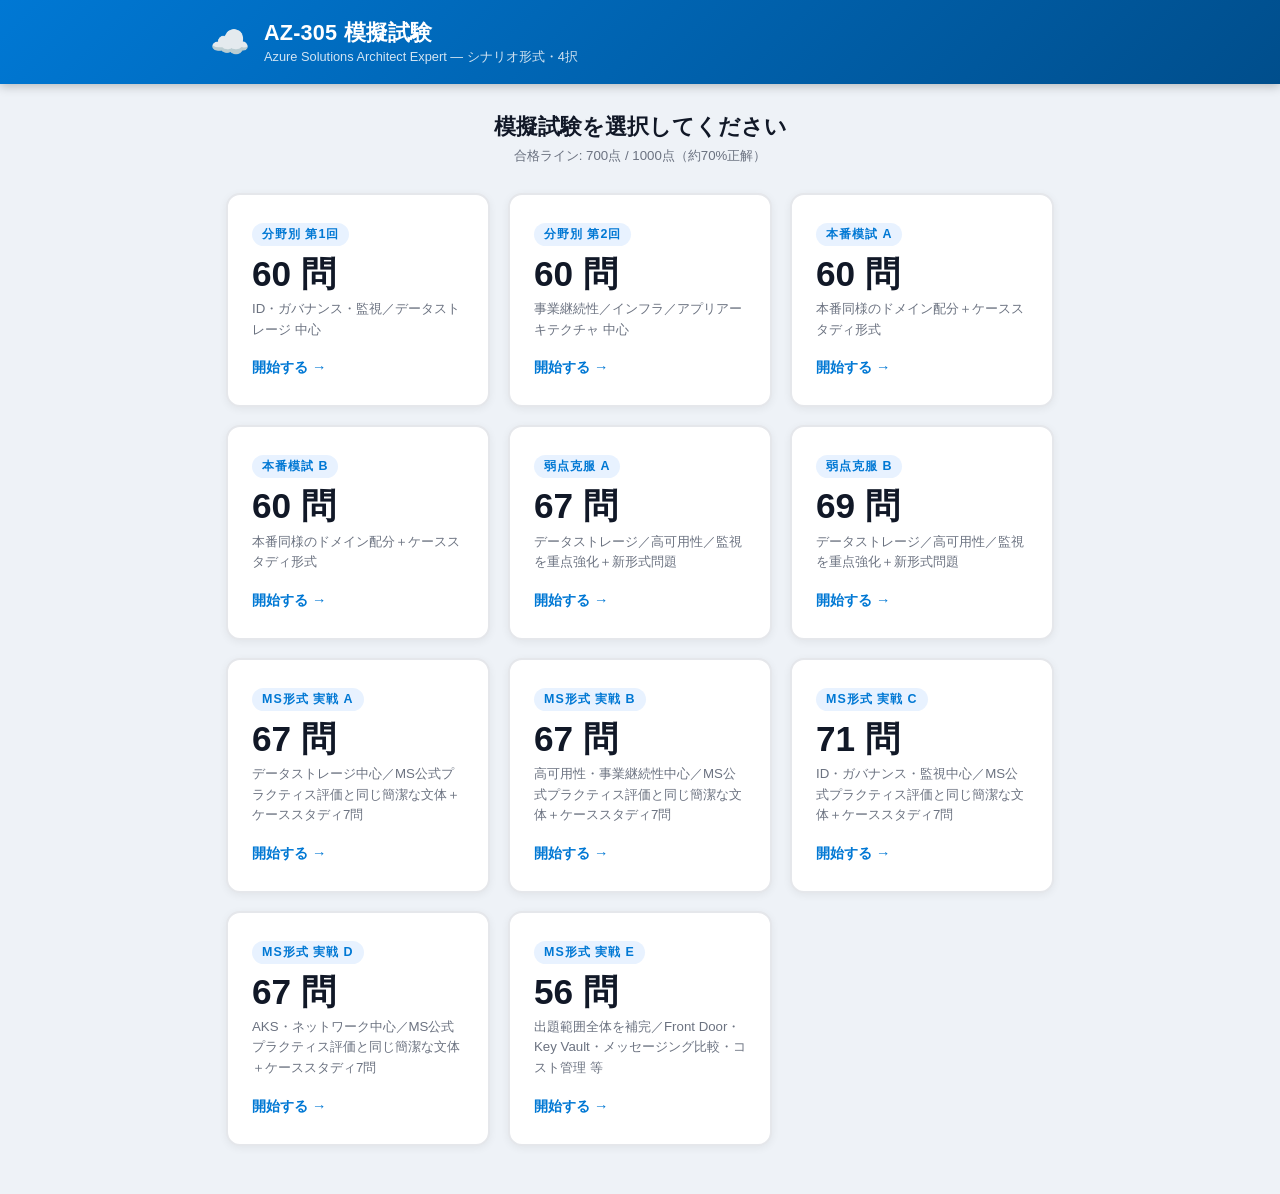
<file: quiz/index.html>
<!DOCTYPE html>
<html lang="ja">
<head>
  <meta charset="UTF-8">
  <meta name="viewport" content="width=device-width, initial-scale=1.0">
  <meta name="description" content="AZ-305向けのAzure Solutions Architect Expert模擬試験サイトです。シナリオ形式の4択問題で学習できます。">
  <title>AZ-305 模擬試験 | Azure Solutions Architect Expert</title>
  <link rel="stylesheet" href="css/style.css">
</head>
<body>

<header>
  <div class="header-inner">
    <span class="header-logo">&#9729;&#65039;</span>
    <div>
      <h1>AZ-305 模擬試験</h1>
      <p>Azure Solutions Architect Expert &mdash; シナリオ形式・4択</p>
    </div>
  </div>
</header>

<main class="container">
  <div class="progress-wrap" id="progressWrap" style="display:none">
    <div class="progress-bar-bg">
      <div class="progress-bar-fill" id="progressBar"></div>
    </div>
    <div class="progress-label" id="progressLabel"></div>
  </div>
  <div id="quizArea"></div>
</main>

<script src="data/questions.js"></script>
<script src="data/questions2.js"></script>
<script src="data/questions3.js"></script>
<script src="data/questions4.js"></script>
<script src="data/questions5.js"></script>
<script src="data/questions6.js"></script>
<script src="data/questions7.js"></script>
<script src="data/questions8.js"></script>
<script src="data/questions9.js"></script>
<script src="data/questions10.js"></script>
<script src="data/questions11.js"></script>
<script src="js/app.js"></script>
</body>
</html>
</file>
<file: quiz/css/style.css>
/* ===== Reset & Base ===== */
*, *::before, *::after { box-sizing: border-box; margin: 0; padding: 0; }

body {
  font-family: 'Segoe UI', 'Hiragino Sans', 'Yu Gothic UI', sans-serif;
  background: #eef2f7;
  color: #111827;
  min-height: 100vh;
  font-size: 15px;
}

/* ===== Header ===== */
header {
  background: linear-gradient(135deg, #0078d4 0%, #004e8c 100%);
  color: #fff;
  padding: 18px 24px;
  box-shadow: 0 2px 10px rgba(0,0,0,.25);
}
.header-inner {
  max-width: 860px;
  margin: 0 auto;
  display: flex;
  align-items: center;
  gap: 14px;
}
.header-logo { font-size: 2rem; line-height: 1; }
header h1 { font-size: 1.35rem; font-weight: 700; letter-spacing: .01em; }
header p  { font-size: 0.8rem; opacity: .82; margin-top: 2px; }

/* ===== Layout ===== */
.container {
  max-width: 860px;
  margin: 0 auto;
  padding: 28px 16px 48px;
}

/* ===== Progress ===== */
.progress-wrap { margin-bottom: 20px; }
.progress-bar-bg {
  background: #d1dbe8;
  border-radius: 99px;
  height: 7px;
  overflow: hidden;
  margin-bottom: 6px;
}
.progress-bar-fill {
  height: 100%;
  background: linear-gradient(90deg, #0078d4, #00b0f0);
  border-radius: 99px;
  width: 0%;
  transition: width .4s ease;
}
.progress-label { font-size: .78rem; color: #6b7280; text-align: right; }

/* ===== Card ===== */
.card {
  background: #fff;
  border-radius: 14px;
  padding: 32px;
  box-shadow: 0 2px 16px rgba(0,0,0,.08);
  animation: slideUp .28s ease;
}
@keyframes slideUp {
  from { opacity: 0; transform: translateY(10px); }
  to   { opacity: 1; transform: translateY(0); }
}

/* ===== Question ===== */
.q-meta {
  display: flex;
  align-items: center;
  gap: 10px;
  margin-bottom: 12px;
}
.q-number {
  font-size: .72rem;
  font-weight: 700;
  letter-spacing: .08em;
  text-transform: uppercase;
  color: #0078d4;
  background: #e8f2ff;
  padding: 3px 10px;
  border-radius: 99px;
}
.q-domain {
  font-size: .72rem;
  color: #6b7280;
  background: #f3f4f6;
  padding: 3px 10px;
  border-radius: 99px;
}

.q-scenario {
  background: #f8faff;
  border-left: 3px solid #0078d4;
  border-radius: 0 6px 6px 0;
  padding: 12px 16px;
  margin-bottom: 18px;
  font-size: .88rem;
  line-height: 1.65;
  color: #374151;
}
.q-scenario strong { color: #0052a3; }

/* ===== Case study block (本番模試) ===== */
.q-case {
  background: #f3f0fa;
  border: 1px solid #d6cdf0;
  border-left: 4px solid #6264a7;
  border-radius: 0 8px 8px 0;
  margin-bottom: 16px;
  overflow: hidden;
}
.q-case-summary {
  cursor: pointer;
  padding: 11px 16px;
  font-size: .84rem;
  font-weight: 700;
  color: #4b3f8f;
  user-select: none;
  list-style: none;
}
.q-case-summary::-webkit-details-marker { display: none; }
.q-case-summary:hover { background: #ebe6f7; }
.q-case-body {
  padding: 4px 16px 14px;
  font-size: .84rem;
  line-height: 1.7;
  color: #3f3a52;
  border-top: 1px solid #ded6f2;
  padding-top: 12px;
}
.q-case-body strong { color: #4b3f8f; }
.q-case-body ul { padding-left: 18px; margin: 4px 0; }
.q-case-body li { margin-bottom: 3px; }

.q-text {
  font-size: 1.05rem;
  font-weight: 600;
  line-height: 1.65;
  margin-bottom: 20px;
  color: #111827;
}

/* ===== Choices ===== */
.choices { display: flex; flex-direction: column; gap: 10px; }

.choice {
  display: flex;
  align-items: flex-start;
  gap: 12px;
  padding: 13px 16px;
  border: 2px solid #e5e7eb;
  border-radius: 10px;
  cursor: pointer;
  transition: border-color .15s, background .15s;
  user-select: none;
}
.choice:hover:not(.locked) {
  border-color: #0078d4;
  background: #f0f7ff;
}
.choice.selected:not(.correct):not(.wrong) {
  border-color: #0078d4;
  background: #e8f2ff;
}
.choice.correct {
  border-color: #107c10;
  background: #f0faf0;
}
.choice.wrong {
  border-color: #c50f1f;
  background: #fff0f0;
}
.choice.highlight-correct {
  border-color: #107c10;
  background: #f0faf0;
}
.choice.locked { cursor: default; }

.choice-badge {
  width: 28px; height: 28px; min-width: 28px;
  border-radius: 50%;
  background: #f3f4f6;
  display: flex; align-items: center; justify-content: center;
  font-size: .8rem; font-weight: 700;
  flex-shrink: 0;
  transition: background .15s, color .15s;
}
.choice.selected:not(.correct):not(.wrong) .choice-badge { background: #0078d4; color: #fff; }
.choice.correct .choice-badge,
.choice.highlight-correct .choice-badge { background: #107c10; color: #fff; }
.choice.wrong .choice-badge { background: #c50f1f; color: #fff; }

.choice-text { font-size: .93rem; line-height: 1.55; padding-top: 3px; flex: 1; }

.choice-icon { font-size: 1.1rem; padding-top: 3px; flex-shrink: 0; min-width: 20px; text-align: center; }

/* ===== 複数選択問題（チェックボックス風） ===== */
.q-format-hint {
  font-size: .8rem;
  color: #6264a7;
  background: #f3f0fa;
  border: 1px solid #d6cdf0;
  border-radius: 8px;
  padding: 8px 12px;
  margin-bottom: 14px;
}
.choice-multi .choice-badge { border-radius: 6px; }
.choice-multi.selected:not(.correct):not(.wrong) .choice-badge::after { content: '✓'; }
.choice-multi .choice-badge::after { content: ''; font-size: 1rem; }
.choice-multi.selected .choice-badge::after { content: '✓'; }

/* ===== 並び替え問題（番号バッジ） ===== */
.choice-order .choice-badge {
  border-radius: 6px;
  border: 2px solid #d1d5db;
  background: #fff;
  color: #374151;
  font-size: .95rem;
}
.choice-order.selected .choice-badge {
  background: #6264a7;
  color: #fff;
  border-color: #6264a7;
}
.choice-order.correct .choice-badge { background: #107c10; border-color: #107c10; color: #fff; }
.choice-order.wrong .choice-badge { background: #c50f1f; border-color: #c50f1f; color: #fff; }

/* ===== Answer Banner ===== */
.answer-banner {
  display: none;
  align-items: flex-start;
  gap: 12px;
  padding: 14px 18px;
  border-radius: 10px;
  margin-top: 18px;
  font-size: .92rem;
  line-height: 1.55;
  animation: slideUp .22s ease;
}
.answer-banner.show { display: flex; }
.answer-banner.correct-banner {
  background: #f0faf0;
  border: 2px solid #107c10;
  color: #0b5e0b;
}
.answer-banner.wrong-banner {
  background: #fff0f0;
  border: 2px solid #c50f1f;
  color: #8e0b0b;
}
.banner-icon { font-size: 1.5rem; line-height: 1; flex-shrink: 0; margin-top: 1px; }
.banner-title { font-weight: 700; font-size: 1rem; margin-bottom: 2px; }
.banner-correct-ans { font-size: .85rem; margin-top: 4px; }
.banner-correct-ans strong { color: #107c10; }

/* ===== Explanation ===== */
.explanation {
  display: none;
  margin-top: 14px;
  padding: 16px 20px;
  background: #f5f9ff;
  border-left: 4px solid #0078d4;
  border-radius: 0 8px 8px 0;
  font-size: .88rem;
  line-height: 1.7;
  color: #374151;
  animation: slideUp .25s ease;
}
.explanation.show { display: block; }
.explanation .exp-label {
  font-size: .7rem;
  font-weight: 700;
  letter-spacing: .08em;
  text-transform: uppercase;
  color: #0078d4;
  margin-bottom: 6px;
}
.explanation strong { color: #004e8c; font-weight: 600; }
.explanation code {
  background: #e8f0f8;
  padding: 1px 5px;
  border-radius: 4px;
  font-family: 'Cascadia Code', 'Consolas', monospace;
  font-size: .85em;
}

/* ===== Explanation diagrams ===== */
.exp-diagram {
  margin: 14px 0;
  padding: 16px;
  background: #fff;
  border: 1px solid #dbe4ee;
  border-radius: 10px;
}
.exp-diagram-title {
  font-size: .74rem;
  font-weight: 700;
  letter-spacing: .05em;
  color: #6264a7;
  margin-bottom: 10px;
}

/* --- flow: box → arrow → box (architecture / request flow) --- */
.exp-flow {
  display: flex;
  align-items: center;
  flex-wrap: wrap;
  gap: 6px;
  justify-content: center;
}
.exp-flow .flow-box {
  padding: 10px 14px;
  border-radius: 8px;
  font-size: .82rem;
  font-weight: 600;
  text-align: center;
  line-height: 1.35;
  min-width: 84px;
  border: 2px solid #cbd5e1;
  background: #f8fafc;
  color: #334155;
}
.exp-flow .flow-box.hl        { border-color: #0078d4; background: #e8f2ff; color: #004e8c; }
.exp-flow .flow-box.hl-green  { border-color: #107c10; background: #f0faf0; color: #0b5e0b; }
.exp-flow .flow-box.hl-red    { border-color: #c50f1f; background: #fff0f0; color: #8e0b0b; }
.exp-flow .flow-arrow { font-size: 1.1rem; color: #9aa5b1; padding: 0 2px; flex-shrink: 0; }
.exp-flow .flow-label {
  font-size: .68rem;
  color: #6b7280;
  width: 100%;
  text-align: center;
  margin-top: -2px;
}

/* --- compare table (service / tier comparisons) --- */
.exp-compare {
  width: 100%;
  border-collapse: collapse;
  font-size: .82rem;
}
.exp-compare th {
  background: #eef2f7;
  color: #0052a3;
  font-weight: 700;
  text-align: left;
  padding: 7px 10px;
  border-bottom: 2px solid #dbe4ee;
}
.exp-compare td {
  padding: 7px 10px;
  border-bottom: 1px solid #e5e9ef;
  color: #374151;
}
.exp-compare tr:last-child td { border-bottom: none; }
.exp-compare td.ok  { color: #107c10; font-weight: 700; }
.exp-compare td.ng  { color: #c50f1f; }
.exp-compare tr.hl td { background: #f5f9ff; }

/* --- timeline (RPO/RTO, sequence of events) --- */
.exp-timeline {
  display: flex;
  align-items: center;
  gap: 0;
  position: relative;
  padding: 6px 0 22px;
}
.exp-timeline .tl-point {
  flex: 1;
  position: relative;
  text-align: center;
}
.exp-timeline .tl-point::before {
  content: '';
  display: block;
  width: 12px;
  height: 12px;
  border-radius: 50%;
  background: #0078d4;
  margin: 0 auto 6px;
  border: 2px solid #fff;
  box-shadow: 0 0 0 2px #0078d4;
}
.exp-timeline .tl-point.tl-danger::before { box-shadow: 0 0 0 2px #c50f1f; background: #c50f1f; }
.exp-timeline .tl-point::after {
  content: '';
  position: absolute;
  top: 5px;
  left: 50%;
  width: 100%;
  height: 2px;
  background: #cbd5e1;
  z-index: -1;
}
.exp-timeline .tl-point:last-child::after { display: none; }
.exp-timeline .tl-time  { font-size: .72rem; font-weight: 700; color: #0052a3; }
.exp-timeline .tl-label {
  font-size: .68rem;
  color: #6b7280;
  position: absolute;
  top: 20px;
  left: 50%;
  transform: translateX(-50%);
  width: 110px;
}

/* --- decision box (simple if/then branching) --- */
.exp-decision {
  display: flex;
  flex-direction: column;
  gap: 8px;
}
.exp-decision .dec-row {
  display: flex;
  align-items: center;
  gap: 10px;
  font-size: .82rem;
  padding: 8px 12px;
  border-radius: 8px;
  background: #f8fafc;
  border: 1px solid #e5e9ef;
}
.exp-decision .dec-row.dec-yes { border-color: #107c10; background: #f0faf0; }
.exp-decision .dec-cond { font-weight: 600; color: #374151; flex: 1; }
.exp-decision .dec-arrow { color: #9aa5b1; }
.exp-decision .dec-result { font-weight: 700; color: #0052a3; }

@media (max-width: 580px) {
  .exp-flow .flow-box { min-width: 70px; font-size: .76rem; padding: 8px 10px; }
  .exp-timeline .tl-label { width: 80px; font-size: .62rem; }
}

/* ===== Buttons ===== */
.btn-row {
  display: flex;
  gap: 10px;
  justify-content: flex-end;
  margin-top: 22px;
}
.btn {
  padding: 10px 26px;
  border: none;
  border-radius: 8px;
  font-size: .93rem;
  font-weight: 600;
  cursor: pointer;
  transition: background .16s, transform .1s;
}
.btn:active { transform: scale(.97); }
.btn-check { background: #0078d4; color: #fff; }
.btn-check:hover:not(:disabled) { background: #005fa3; }
.btn-check:disabled { background: #9fc4e8; cursor: default; }
.btn-next  { background: #107c10; color: #fff; display: none; }
.btn-next:hover { background: #0a5e0a; }

/* ===== Result Screen ===== */
.result-card {
  background: #fff;
  border-radius: 14px;
  padding: 52px 32px 44px;
  box-shadow: 0 2px 16px rgba(0,0,0,.08);
  text-align: center;
  animation: slideUp .35s ease;
}
.result-pct {
  font-size: 5.5rem;
  font-weight: 800;
  line-height: 1;
  background: linear-gradient(135deg, #0078d4, #00b0f0);
  -webkit-background-clip: text;
  -webkit-text-fill-color: transparent;
  background-clip: text;
  margin-bottom: 8px;
}
.result-title { font-size: 1.25rem; font-weight: 700; margin-bottom: 4px; }
.result-sub   { font-size: .85rem; color: #6b7280; margin-bottom: 24px; }

.result-badge {
  display: inline-flex;
  align-items: center;
  gap: 8px;
  padding: 10px 28px;
  border-radius: 99px;
  font-size: 1rem;
  font-weight: 700;
  margin-bottom: 30px;
}
.badge-pass { background: #f0faf0; border: 2px solid #107c10; color: #107c10; }
.badge-fail { background: #fff0f0; border: 2px solid #c50f1f; color: #c50f1f; }

.result-stats {
  display: flex;
  justify-content: center;
  gap: 40px;
  margin-bottom: 34px;
}
.stat-num  { font-size: 2.4rem; font-weight: 800; line-height: 1; }
.stat-num.green { color: #107c10; }
.stat-num.red   { color: #c50f1f; }
.stat-label { font-size: .78rem; color: #6b7280; margin-top: 4px; }

.btn-retry {
  background: #0078d4;
  color: #fff;
  padding: 12px 40px;
  font-size: .97rem;
  font-weight: 700;
  border: none;
  border-radius: 8px;
  cursor: pointer;
  transition: background .16s;
}
.btn-retry:hover { background: #005fa3; }

/* ===== Nav buttons (prev / back) ===== */
.btn-prev {
  background: #f3f4f6;
  color: #374151;
  border: 1px solid #d1d5db;
}
.btn-prev:hover:not(:disabled) { background: #e5e7eb; }
.btn-prev:disabled { opacity: .38; cursor: default; }

.btn-back {
  background: #f3f4f6;
  color: #374151;
  border: 1px solid #d1d5db;
}
.btn-back:hover { background: #e5e7eb; }

.btn-spacer { flex: 1; }

/* ===== Start screen ===== */
.start-screen { animation: slideUp .3s ease; }

.start-title {
  font-size: 1.35rem;
  font-weight: 700;
  text-align: center;
  margin-bottom: 6px;
  color: #111827;
}
.start-sub {
  text-align: center;
  font-size: .83rem;
  color: #6b7280;
  margin-bottom: 28px;
}

.set-grid {
  display: grid;
  grid-template-columns: repeat(auto-fit, minmax(260px, 1fr));
  gap: 18px;
}

.set-card {
  background: #fff;
  border: 2px solid #e5e7eb;
  border-radius: 14px;
  padding: 28px 24px;
  cursor: pointer;
  transition: border-color .18s, box-shadow .18s, transform .15s;
  box-shadow: 0 2px 8px rgba(0,0,0,.06);
}
.set-card:hover {
  border-color: #0078d4;
  box-shadow: 0 4px 18px rgba(0,120,212,.15);
  transform: translateY(-2px);
}

.set-label {
  font-size: .78rem;
  font-weight: 700;
  letter-spacing: .08em;
  text-transform: uppercase;
  color: #0078d4;
  background: #e8f2ff;
  display: inline-block;
  padding: 3px 10px;
  border-radius: 99px;
  margin-bottom: 10px;
}
.set-count {
  font-size: 2.2rem;
  font-weight: 800;
  color: #111827;
  line-height: 1;
  margin-bottom: 8px;
}
.set-desc {
  font-size: .83rem;
  color: #6b7280;
  line-height: 1.55;
  margin-bottom: 18px;
}
.set-btn {
  font-size: .9rem;
  font-weight: 700;
  color: #0078d4;
}

.set-resume {
  font-size: .78rem;
  font-weight: 600;
  color: #b45309;
  background: #fef9ee;
  border: 1px solid #f0d9a8;
  display: inline-block;
  padding: 4px 10px;
  border-radius: 8px;
  margin-bottom: 14px;
}

.set-btn-row {
  display: flex;
  align-items: center;
  gap: 16px;
  flex-wrap: wrap;
}
.set-btn-secondary {
  font-size: .82rem;
  font-weight: 600;
  color: #6b7280;
}
.set-btn-secondary:hover { color: #374151; text-decoration: underline; }

/* ===== Result extras ===== */
.result-set-label {
  font-size: .78rem;
  font-weight: 700;
  letter-spacing: .08em;
  text-transform: uppercase;
  color: #0078d4;
  background: #e8f2ff;
  display: inline-block;
  padding: 3px 12px;
  border-radius: 99px;
  margin-bottom: 16px;
}

.result-actions {
  display: flex;
  gap: 12px;
  justify-content: center;
  flex-wrap: wrap;
}
.btn-action {
  padding: 12px 32px;
  border: none;
  border-radius: 8px;
  font-size: .95rem;
  font-weight: 700;
  cursor: pointer;
  transition: background .16s, transform .1s;
}
.btn-action:active { transform: scale(.97); }
.btn-review { background: #6264a7; color: #fff; }
.btn-review:hover { background: #4f5196; }
.btn-retry { background: #0078d4; color: #fff; }
.btn-retry:hover { background: #005fa3; }
.btn-home  { background: #f3f4f6; color: #374151; border: 1px solid #d1d5db; }
.btn-home:hover { background: #e5e7eb; }

/* ===== Responsive ===== */
@media (max-width: 580px) {
  .card { padding: 20px 14px; }
  .result-pct { font-size: 4rem; }
  .result-stats { gap: 24px; }
  .set-grid { grid-template-columns: 1fr; }
}
</file>
